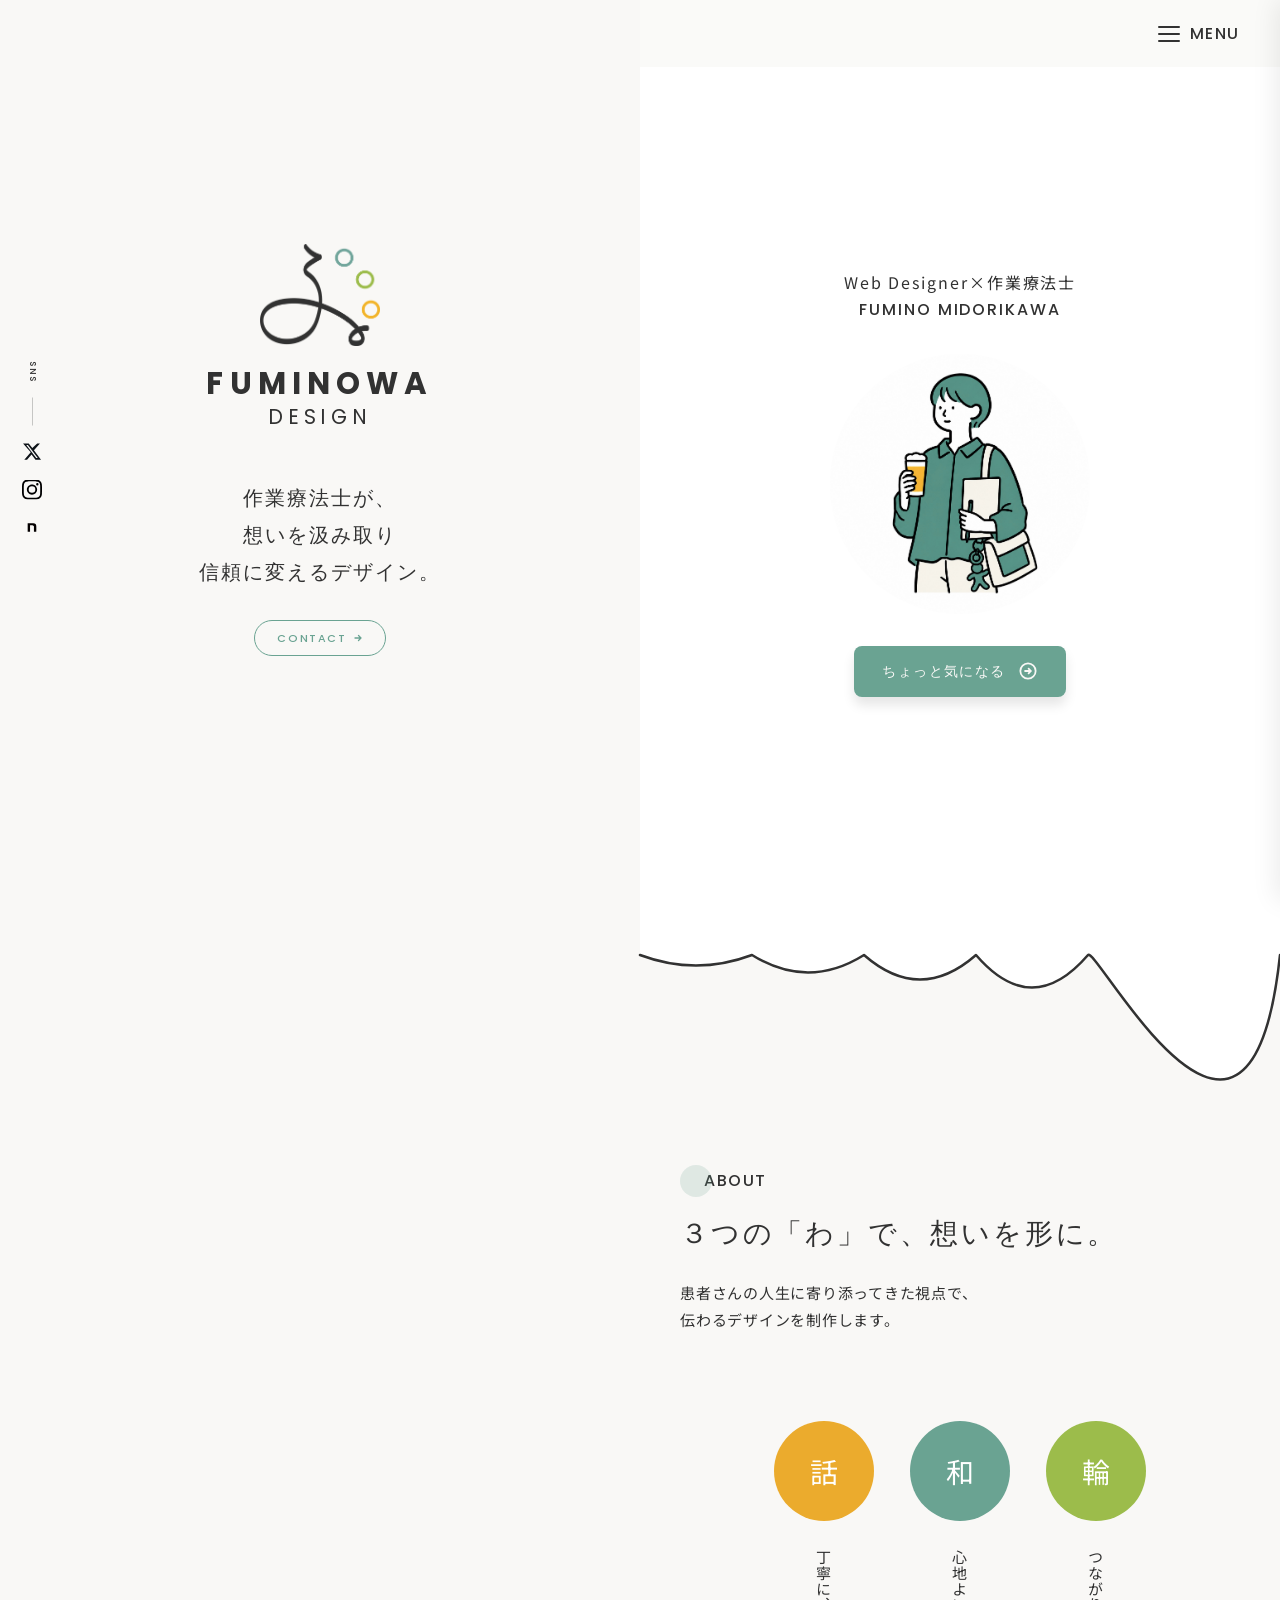
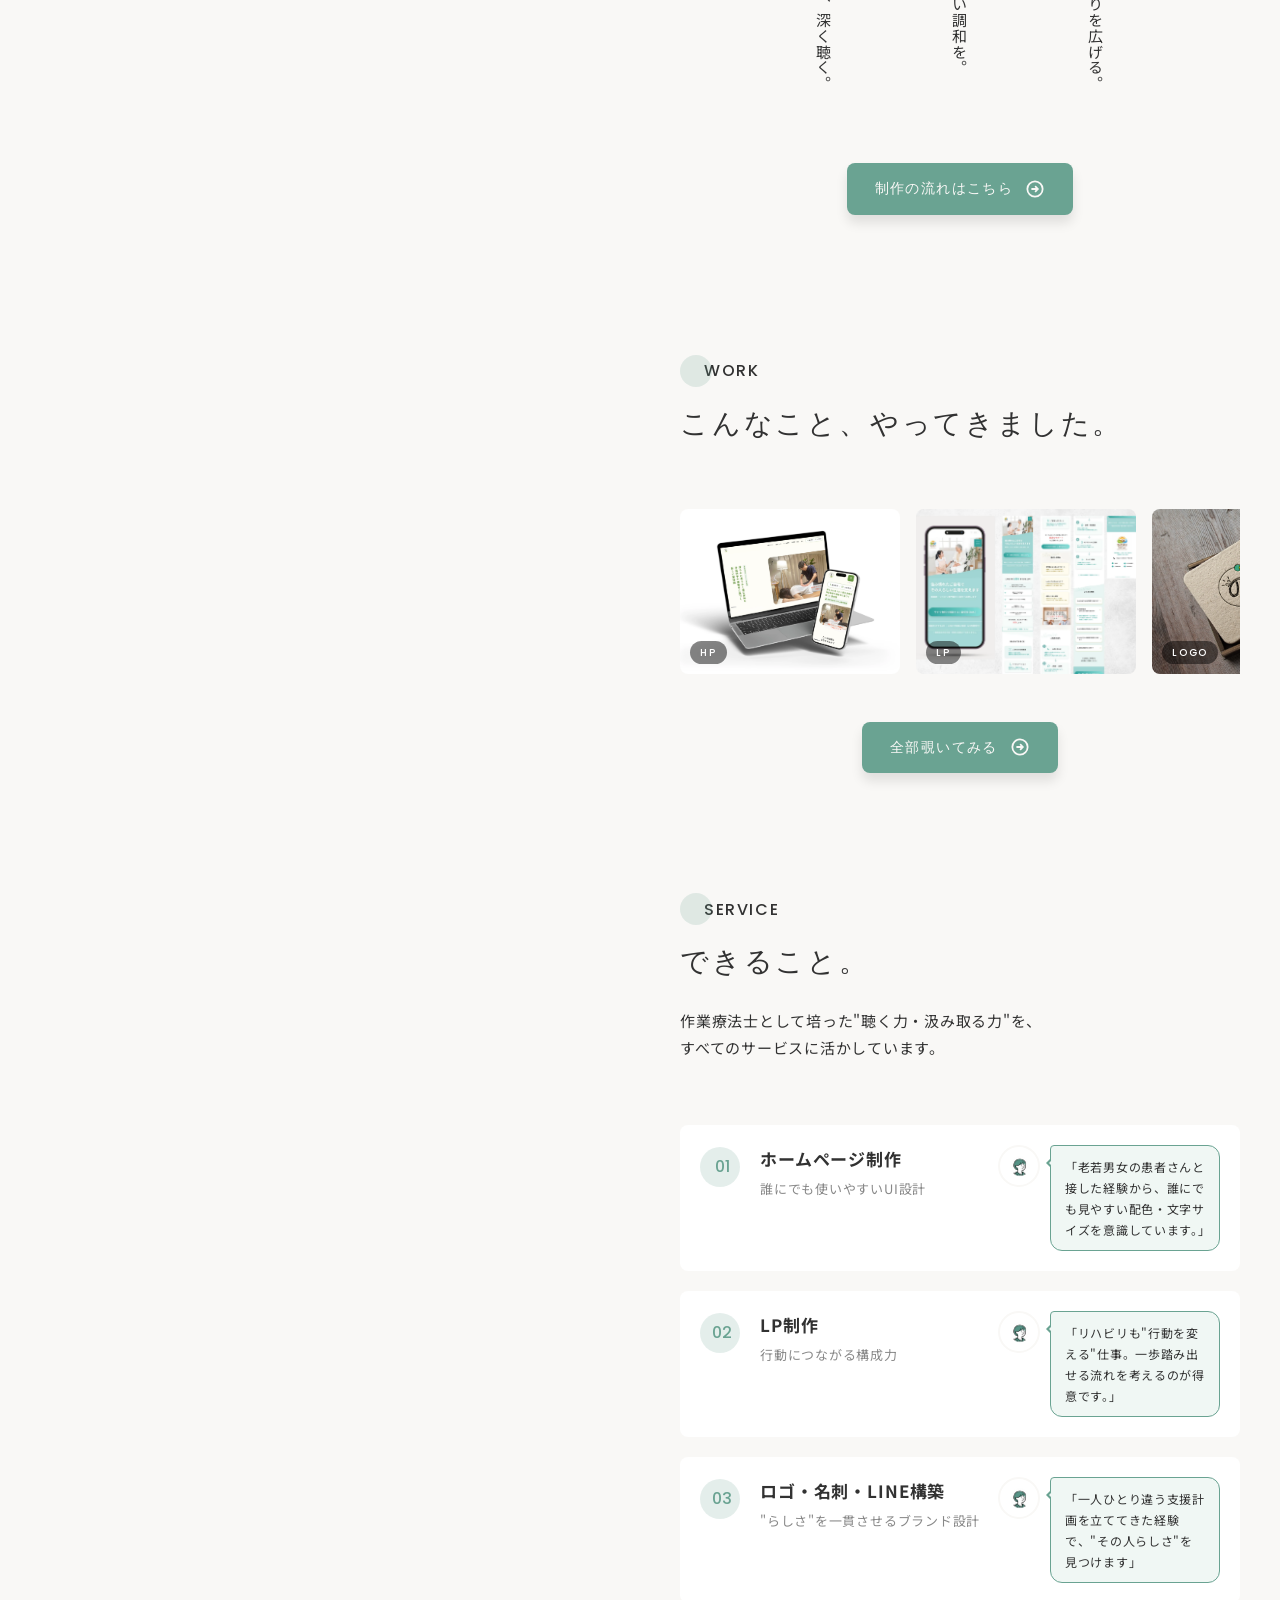
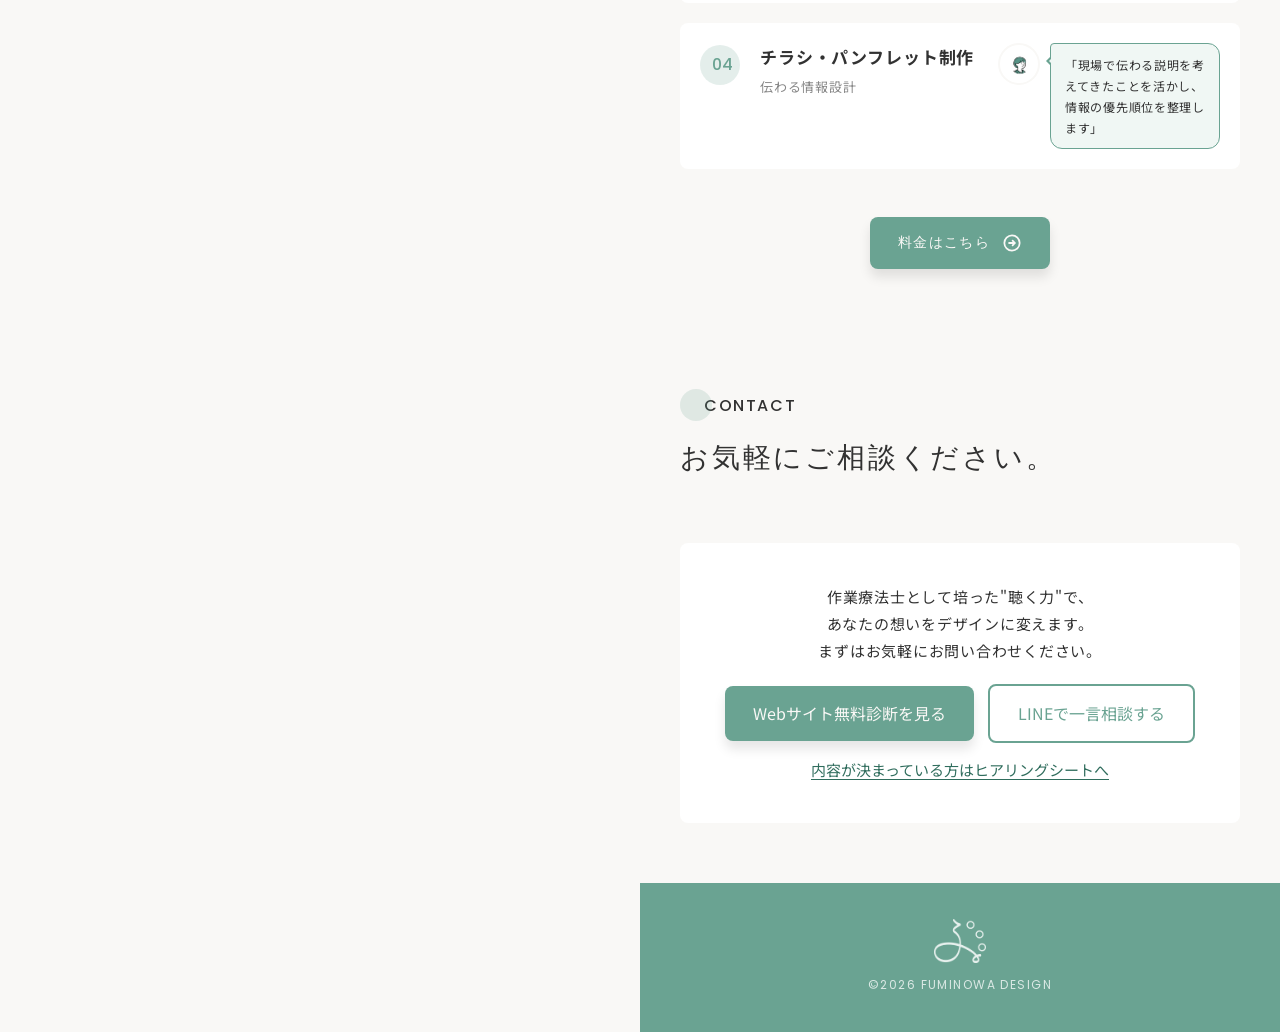
<file: index.html>
<!DOCTYPE html>
<html lang="ja">
<head>
  <meta charset="UTF-8">
  <meta name="viewport" content="width=device-width, initial-scale=1.0">
  <title>FUMINOWA DESIGN | 作業療法士が伝える、信頼に変えるデザイン</title>
  <meta name="description" content="作業療法士として培った「聴く力・汲み取る力」でデザインを届ける、緑川史乃のポートフォリオサイト。ホームページ制作・LP・ロゴ・チラシ等を承っています。">
  <meta property="og:title" content="FUMINOWA DESIGN | 作業療法士が伝える、信頼に変えるデザイン">
  <meta property="og:description" content="作業療法士として培った「聴く力・汲み取る力」でデザインを届ける、緑川史乃のポートフォリオサイト。">
  <meta property="og:image" content="https://fuminowa-design.com/images/og-image.png">
  <meta property="og:url" content="https://fuminowa-design.com/">
  <meta property="og:type" content="website">
  <link rel="icon" href="images/favicon-48x48.png">
  <link rel="preconnect" href="https://fonts.googleapis.com">
  <link rel="preconnect" href="https://fonts.gstatic.com" crossorigin>
  <link href="https://fonts.googleapis.com/css2?family=Poppins:wght@400;500;600;700&family=Noto+Sans+JP:wght@400;700&display=swap" rel="stylesheet">
  <link rel="stylesheet" href="css/style.css">
  <!-- Google tag (gtag.js) -->
  <script async src="https://www.googletagmanager.com/gtag/js?id=G-BKZQDN2ZYX"></script>
  <script>
    window.dataLayer = window.dataLayer || [];
    function gtag(){dataLayer.push(arguments);}
    gtag('js', new Date());
    gtag('config', 'G-BKZQDN2ZYX');
  </script>
</head>
<body>

  <!-- Mobile Header -->
  <header class="mobile-header">
    <a href="/" class="mobile-header__brand">FUMINOWA DESIGN</a>
    <button class="mobile-header__menu" data-nav-toggle aria-label="メニューを開く">
      <div class="mobile-header__menu-lines" aria-hidden="true">
        <span class="mobile-header__menu-line"></span>
        <span class="mobile-header__menu-line"></span>
        <span class="mobile-header__menu-line"></span>
      </div>
    </button>
  </header>

  <!-- Nav Overlay -->
  <div class="nav-overlay" aria-hidden="true"></div>

  <!-- Nav Drawer -->
  <nav class="nav-drawer" aria-label="サイトナビゲーション">
    <button class="nav-drawer__close" aria-label="閉じる">✕</button>
    <p class="nav-drawer__title">Navigation</p>
    <ul class="nav-drawer__list">
      <li class="nav-drawer__item">
        <a href="greeting.html">
          <span class="nav-drawer__item-en">GREETING</span>
          <span class="nav-drawer__item-ja">ご挨拶</span>
        </a>
      </li>
      <li class="nav-drawer__item">
        <a href="about.html">
          <span class="nav-drawer__item-en">ABOUT</span>
          <span class="nav-drawer__item-ja">理念・想い</span>
        </a>
      </li>
      <li class="nav-drawer__item">
        <a href="works.html">
          <span class="nav-drawer__item-en">WORKS</span>
          <span class="nav-drawer__item-ja">制作実績</span>
        </a>
      </li>
      <li class="nav-drawer__item">
        <a href="services.html">
          <span class="nav-drawer__item-en">SERVICES</span>
          <span class="nav-drawer__item-ja">仕事内容</span>
        </a>
      </li>
      <li class="nav-drawer__item">
        <a href="contact.html">
          <span class="nav-drawer__item-en">CONTACT</span>
          <span class="nav-drawer__item-ja">お問い合わせ</span>
        </a>
      </li>
    </ul>
  </nav>

  <div class="layout">

    <!-- ===== LEFT SIDEBAR ===== -->
    <aside class="sidebar" aria-label="サイト情報">
      <div class="sidebar__logo-wrap">
        <img class="sidebar__logo-img" src="images/site-logo.png" alt="FUMINOWA DESIGN ロゴ">
        <div class="sidebar__brand">
          <span class="sidebar__brand-main">FUMINOWA</span>
          <span class="sidebar__brand-sub">DESIGN</span>
        </div>
      </div>
      <p class="sidebar__tagline">
        作業療法士が、<br>
        想いを汲み取り<br>
        信頼に変えるデザイン。
      </p>
      <a href="contact.html" class="sidebar__cta">
        CONTACT
        <svg width="10" height="10" viewBox="0 0 10 10" fill="none" aria-hidden="true">
          <path d="M2 5h6M5.5 2.5L8 5l-2.5 2.5" stroke="currentColor" stroke-width="1.3" stroke-linecap="round" stroke-linejoin="round"/>
        </svg>
      </a>
      <!-- Fixed vertical SNS bar at left edge -->
      <nav class="sns-bar" aria-label="SNSリンク">
        <span class="sns-bar__label">SNS</span>
        <span class="sns-bar__line"></span>
        <a href="https://x.com/Nobeer_Nolifumi" target="_blank" rel="noopener noreferrer" class="sns-bar__link" aria-label="X (Twitter)">
          <img src="images/icon-x.svg" alt="X" width="22" height="22">
        </a>
        <a href="https://www.instagram.com/fumino.23max/" target="_blank" rel="noopener noreferrer" class="sns-bar__link" aria-label="Instagram">
          <img src="images/icon-instagram.svg" alt="Instagram" width="22" height="22">
        </a>
        <a href="https://note.com/fumino_max" target="_blank" rel="noopener noreferrer" class="sns-bar__link" aria-label="Note">
          <img src="images/icon-note.svg" alt="Note" width="22" height="22">
        </a>
      </nav>
    </aside>

    <!-- ===== RIGHT CONTENT ===== -->
    <div class="main-content">

      <!-- Header Nav -->
      <header class="site-header">
        <button class="hamburger-btn" data-nav-toggle aria-label="メニューを開く">
          <div class="hamburger-btn__lines" aria-hidden="true">
            <span class="hamburger-btn__line"></span>
            <span class="hamburger-btn__line"></span>
            <span class="hamburger-btn__line"></span>
          </div>
          MENU
        </button>
      </header>

      <!-- FV -->
      <section class="fv" aria-label="ファーストビュー">
        <div class="fv__name-area">
          <p class="fv__title"><span class="fv__title-ja">Web Designer×作業療法士</span></p>
          <p class="fv__title fv__title-en">FUMINO MIDORIKAWA</p>
        </div>
        <figure class="fv__photo">
          <img src="images/fumino-photo.png" alt="緑川史乃のイラスト">
        </figure>
        <a href="greeting.html" class="btn btn--green">
          ちょっと気になる
          <svg class="btn__arrow" viewBox="0 0 16 17" fill="none" aria-hidden="true">
            <circle cx="8" cy="8.5" r="6.5" stroke="currentColor" stroke-width="1.5"/><path d="M5.5 8.5h5M8.5 6.5l2 2-2 2" stroke="currentColor" stroke-width="1.5" stroke-linecap="round" stroke-linejoin="round"/>
          </svg>
        </a>
      </section>

      <!-- Beer Foam Divider -->
      <div class="foam-divider" aria-hidden="true">
        <svg class="foam-svg" viewBox="0 0 800 185" preserveAspectRatio="none" xmlns="http://www.w3.org/2000/svg">
          <!-- Single foam body: waves 1-4 + smooth S-curve drip (all one path) -->
          <g class="foam-body">
            <!-- White fill (no stroke = no top border line) -->
            <path
              d="M0,0 L800,0 L800,55 C762,340 571,45 560,55 Q490,120 420,55 Q350,104 280,55 Q210,90 140,55 Q70,76 0,55 Z"
              fill="#ffffff" stroke="none"
            />
            <!-- Full edge stroke: waves 1-4 + smooth curve into drip -->
            <path
              d="M0,55 Q70,76 140,55 Q210,90 280,55 Q350,104 420,55 Q490,120 560,55 C571,45 762,340 800,55"
              fill="none" stroke="#323232" stroke-width="2.5" stroke-linecap="round" stroke-linejoin="round" vector-effect="non-scaling-stroke"
            />
          </g>
        </svg>
      </div>

      <!-- ABOUT -->
      <section class="sec-about" id="about">
        <header class="sec-header">
          <div class="sec-label" aria-hidden="true">
            <span class="sec-label__dot"></span>
            <span class="sec-label__text">ABOUT</span>
          </div>
          <h2 class="sec-title">３つの「わ」で、想いを形に。</h2>
          <p class="sec-desc">患者さんの人生に寄り添ってきた視点で、<br>伝わるデザインを制作します。</p>
        </header>
        <ul class="wa-list">
          <li class="wa-item">
            <div class="wa-item__circle wa-item__circle--1">
              <span class="wa-item__kanji">話</span>
            </div>
            <p class="wa-item__label">丁寧に、深く聴く。</p>
          </li>
          <li class="wa-item">
            <div class="wa-item__circle wa-item__circle--2">
              <span class="wa-item__kanji wa-kanji--a">和</span>
              <span class="wa-item__kanji wa-kanji--b" aria-hidden="true">輪</span>
            </div>
            <p class="wa-item__label">心地よい調和を。</p>
          </li>
          <li class="wa-item">
            <div class="wa-item__circle wa-item__circle--3">
              <span class="wa-item__kanji">輪</span>
            </div>
            <p class="wa-item__label">つながりを広げる。</p>
          </li>
        </ul>
        <a href="about.html" class="btn btn--green">
          制作の流れはこちら
          <svg class="btn__arrow" viewBox="0 0 16 17" fill="none" aria-hidden="true">
            <circle cx="8" cy="8.5" r="6.5" stroke="currentColor" stroke-width="1.5"/><path d="M5.5 8.5h5M8.5 6.5l2 2-2 2" stroke="currentColor" stroke-width="1.5" stroke-linecap="round" stroke-linejoin="round"/>
          </svg>
        </a>
      </section>

      <!-- WORK -->
      <section class="sec-work" id="work">
        <header class="sec-header">
          <div class="sec-label" aria-hidden="true">
            <span class="sec-label__dot"></span>
            <span class="sec-label__text">WORK</span>
          </div>
          <h2 class="sec-title">こんなこと、やってきました。</h2>
        </header>
        <div class="work-flow">
          <div class="work-flow__track">
            <div class="work-flow__item">
              <img src="images/work-mebuki.webp" alt="ホームページ制作">
              <span class="work-flow__tag">HP</span>
            </div>
            <div class="work-flow__item">
              <img src="images/work-iryo.webp" alt="LP制作">
              <span class="work-flow__tag">LP</span>
            </div>
            <div class="work-flow__item">
              <img src="images/work-fuminowa.webp" alt="ロゴ制作">
              <span class="work-flow__tag">LOGO</span>
            </div>
            <div class="work-flow__item">
              <img src="images/work-socks.webp" alt="商品画像">
              <span class="work-flow__tag">PHOTO</span>
            </div>
            <div class="work-flow__item">
              <img src="images/work-logtrack.webp" alt="LP制作">
              <span class="work-flow__tag">LP</span>
            </div>
            <div class="work-flow__item">
              <img src="images/work-asahidake.webp" alt="ロゴ制作">
              <span class="work-flow__tag">LOGO</span>
            </div>
            <div class="work-flow__item">
              <img src="images/work-tenpei.webp" alt="LP制作">
              <span class="work-flow__tag">LP</span>
            </div>
            <div class="work-flow__item">
              <img src="images/work-yomogi.webp" alt="LP制作">
              <span class="work-flow__tag">LP</span>
            </div>
            <!-- duplicated for seamless loop -->
            <div class="work-flow__item" aria-hidden="true">
              <img src="images/work-mebuki.webp" alt="">
              <span class="work-flow__tag">HP</span>
            </div>
            <div class="work-flow__item" aria-hidden="true">
              <img src="images/work-iryo.webp" alt="">
              <span class="work-flow__tag">LP</span>
            </div>
            <div class="work-flow__item" aria-hidden="true">
              <img src="images/work-fuminowa.webp" alt="">
              <span class="work-flow__tag">LOGO</span>
            </div>
            <div class="work-flow__item" aria-hidden="true">
              <img src="images/work-socks.webp" alt="">
              <span class="work-flow__tag">PHOTO</span>
            </div>
            <div class="work-flow__item" aria-hidden="true">
              <img src="images/work-logtrack.webp" alt="">
              <span class="work-flow__tag">LP</span>
            </div>
            <div class="work-flow__item" aria-hidden="true">
              <img src="images/work-asahidake.webp" alt="">
              <span class="work-flow__tag">LOGO</span>
            </div>
            <div class="work-flow__item" aria-hidden="true">
              <img src="images/work-tenpei.webp" alt="">
              <span class="work-flow__tag">LP</span>
            </div>
            <div class="work-flow__item" aria-hidden="true">
              <img src="images/work-yomogi.webp" alt="">
              <span class="work-flow__tag">LP</span>
            </div>
          </div>
        </div>
        <a href="works.html" class="btn btn--green">
          全部覗いてみる
          <svg class="btn__arrow" viewBox="0 0 16 17" fill="none" aria-hidden="true">
            <circle cx="8" cy="8.5" r="6.5" stroke="currentColor" stroke-width="1.5"/><path d="M5.5 8.5h5M8.5 6.5l2 2-2 2" stroke="currentColor" stroke-width="1.5" stroke-linecap="round" stroke-linejoin="round"/>
          </svg>
        </a>
      </section>

      <!-- SERVICE -->
      <section class="sec-service" id="service">
        <header class="sec-header">
          <div class="sec-label" aria-hidden="true">
            <span class="sec-label__dot"></span>
            <span class="sec-label__text">SERVICE</span>
          </div>
          <h2 class="sec-title">できること。</h2>
          <p class="sec-desc">作業療法士として培った"聴く力・汲み取る力"を、<br>すべてのサービスに活かしています。</p>
        </header>
        <ul class="service-list">
          <li class="service-card">
            <div class="service-card__num-wrap" aria-hidden="true">
              <span class="service-card__num-circle"></span>
              <span class="service-card__num">01</span>
            </div>
            <div class="service-card__info">
              <p class="service-card__name">ホームページ制作</p>
              <p class="service-card__sub">誰にでも使いやすいUI設計</p>
            </div>
            <div class="service-card__speech">
              <img class="service-card__fumicon" src="images/fumicon.webp" alt="フミノ">
              <p class="service-card__bubble">「老若男女の患者さんと接した経験から、誰にでも見やすい配色・文字サイズを意識しています。」</p>
            </div>
          </li>
          <li class="service-card">
            <div class="service-card__num-wrap" aria-hidden="true">
              <span class="service-card__num-circle"></span>
              <span class="service-card__num">02</span>
            </div>
            <div class="service-card__info">
              <p class="service-card__name">LP制作</p>
              <p class="service-card__sub">行動につながる構成力</p>
            </div>
            <div class="service-card__speech">
              <img class="service-card__fumicon" src="images/fumicon.webp" alt="フミノ">
              <p class="service-card__bubble">「リハビリも"行動を変える"仕事。一歩踏み出せる流れを考えるのが得意です。」</p>
            </div>
          </li>
          <li class="service-card">
            <div class="service-card__num-wrap" aria-hidden="true">
              <span class="service-card__num-circle"></span>
              <span class="service-card__num">03</span>
            </div>
            <div class="service-card__info">
              <p class="service-card__name">ロゴ・名刺・LINE構築</p>
              <p class="service-card__sub">"らしさ"を一貫させるブランド設計</p>
            </div>
            <div class="service-card__speech">
              <img class="service-card__fumicon" src="images/fumicon.webp" alt="フミノ">
              <p class="service-card__bubble">「一人ひとり違う支援計画を立ててきた経験で、"その人らしさ"を見つけます」</p>
            </div>
          </li>
          <li class="service-card">
            <div class="service-card__num-wrap" aria-hidden="true">
              <span class="service-card__num-circle"></span>
              <span class="service-card__num">04</span>
            </div>
            <div class="service-card__info">
              <p class="service-card__name">チラシ・パンフレット制作</p>
              <p class="service-card__sub">伝わる情報設計</p>
            </div>
            <div class="service-card__speech">
              <img class="service-card__fumicon" src="images/fumicon.webp" alt="フミノ">
              <p class="service-card__bubble">「現場で伝わる説明を考えてきたことを活かし、情報の優先順位を整理します」</p>
            </div>
          </li>
        </ul>
        <a href="services.html" class="btn btn--green">
          料金はこちら
          <svg class="btn__arrow" viewBox="0 0 16 17" fill="none" aria-hidden="true">
            <circle cx="8" cy="8.5" r="6.5" stroke="currentColor" stroke-width="1.5"/><path d="M5.5 8.5h5M8.5 6.5l2 2-2 2" stroke="currentColor" stroke-width="1.5" stroke-linecap="round" stroke-linejoin="round"/>
          </svg>
        </a>
      </section>

      <!-- CONTACT Preview -->
      <section class="sec-contact-preview" id="contact">
        <header class="sec-header">
          <div class="sec-label" aria-hidden="true">
            <span class="sec-label__dot"></span>
            <span class="sec-label__text">CONTACT</span>
          </div>
          <h2 class="sec-title">お気軽にご相談ください。</h2>
        </header>
        <div class="contact-cta">
          <p class="contact-cta__text">
            作業療法士として培った"聴く力"で、<br>
            あなたの想いをデザインに変えます。<br>
            まずはお気軽にお問い合わせください。
          </p>
          <div class="contact-cta__actions">
            <a href="diagnosis.html" class="btn btn--green">Webサイト無料診断を見る</a>
            <a href="https://lin.ee/TB57Iuu" class="btn btn--outline" target="_blank" rel="noopener noreferrer">LINEで一言相談する</a>
            <a href="contact.html?type=hearing" class="contact-cta__text-link">内容が決まっている方はヒアリングシートへ</a>
          </div>
        </div>
      </section>

      <!-- Footer -->
      <footer class="site-footer">
        <img class="site-footer__logo" src="images/site-logo.png" alt="FUMINOWA DESIGN">
        <p class="site-footer__copy">©2026 FUMINOWA DESIGN</p>
      </footer>

    </div><!-- /.main-content -->
  </div><!-- /.layout -->

  <script src="js/main.js"></script>
</body>
</html>
</file>
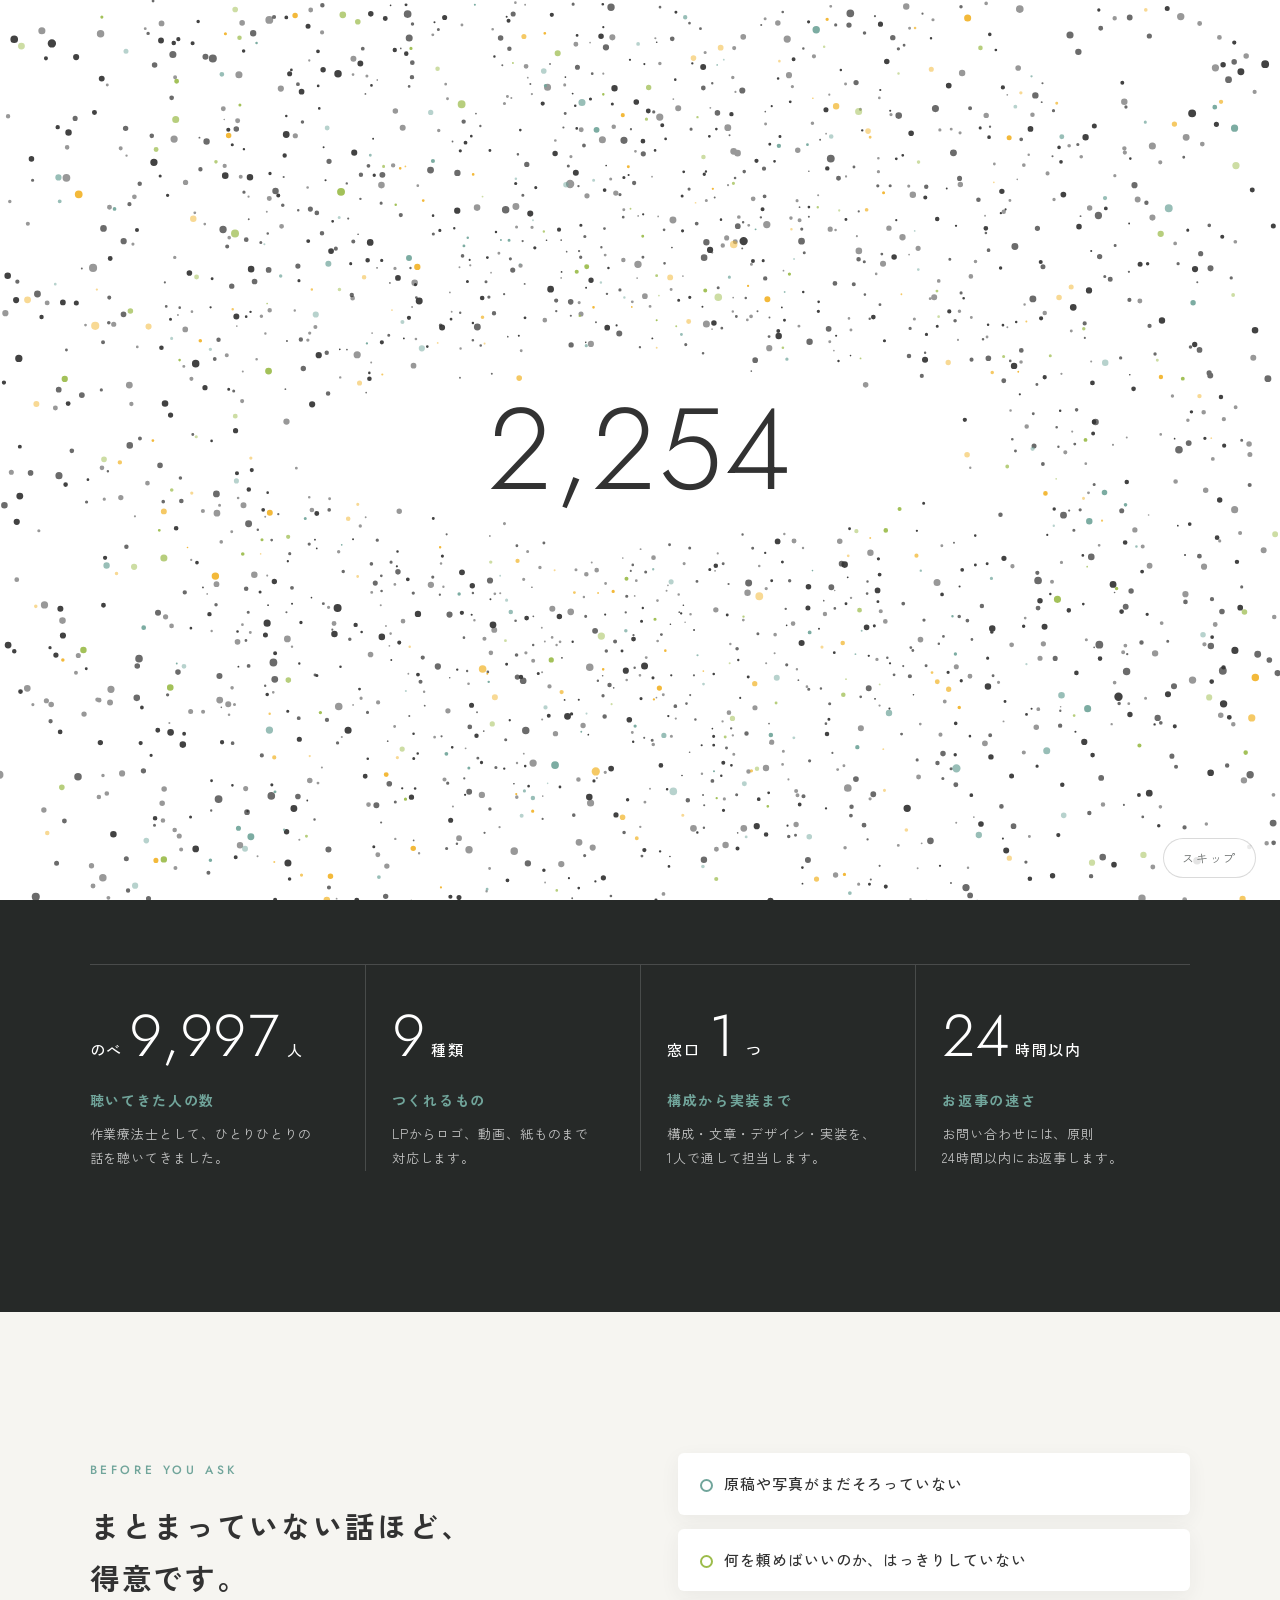
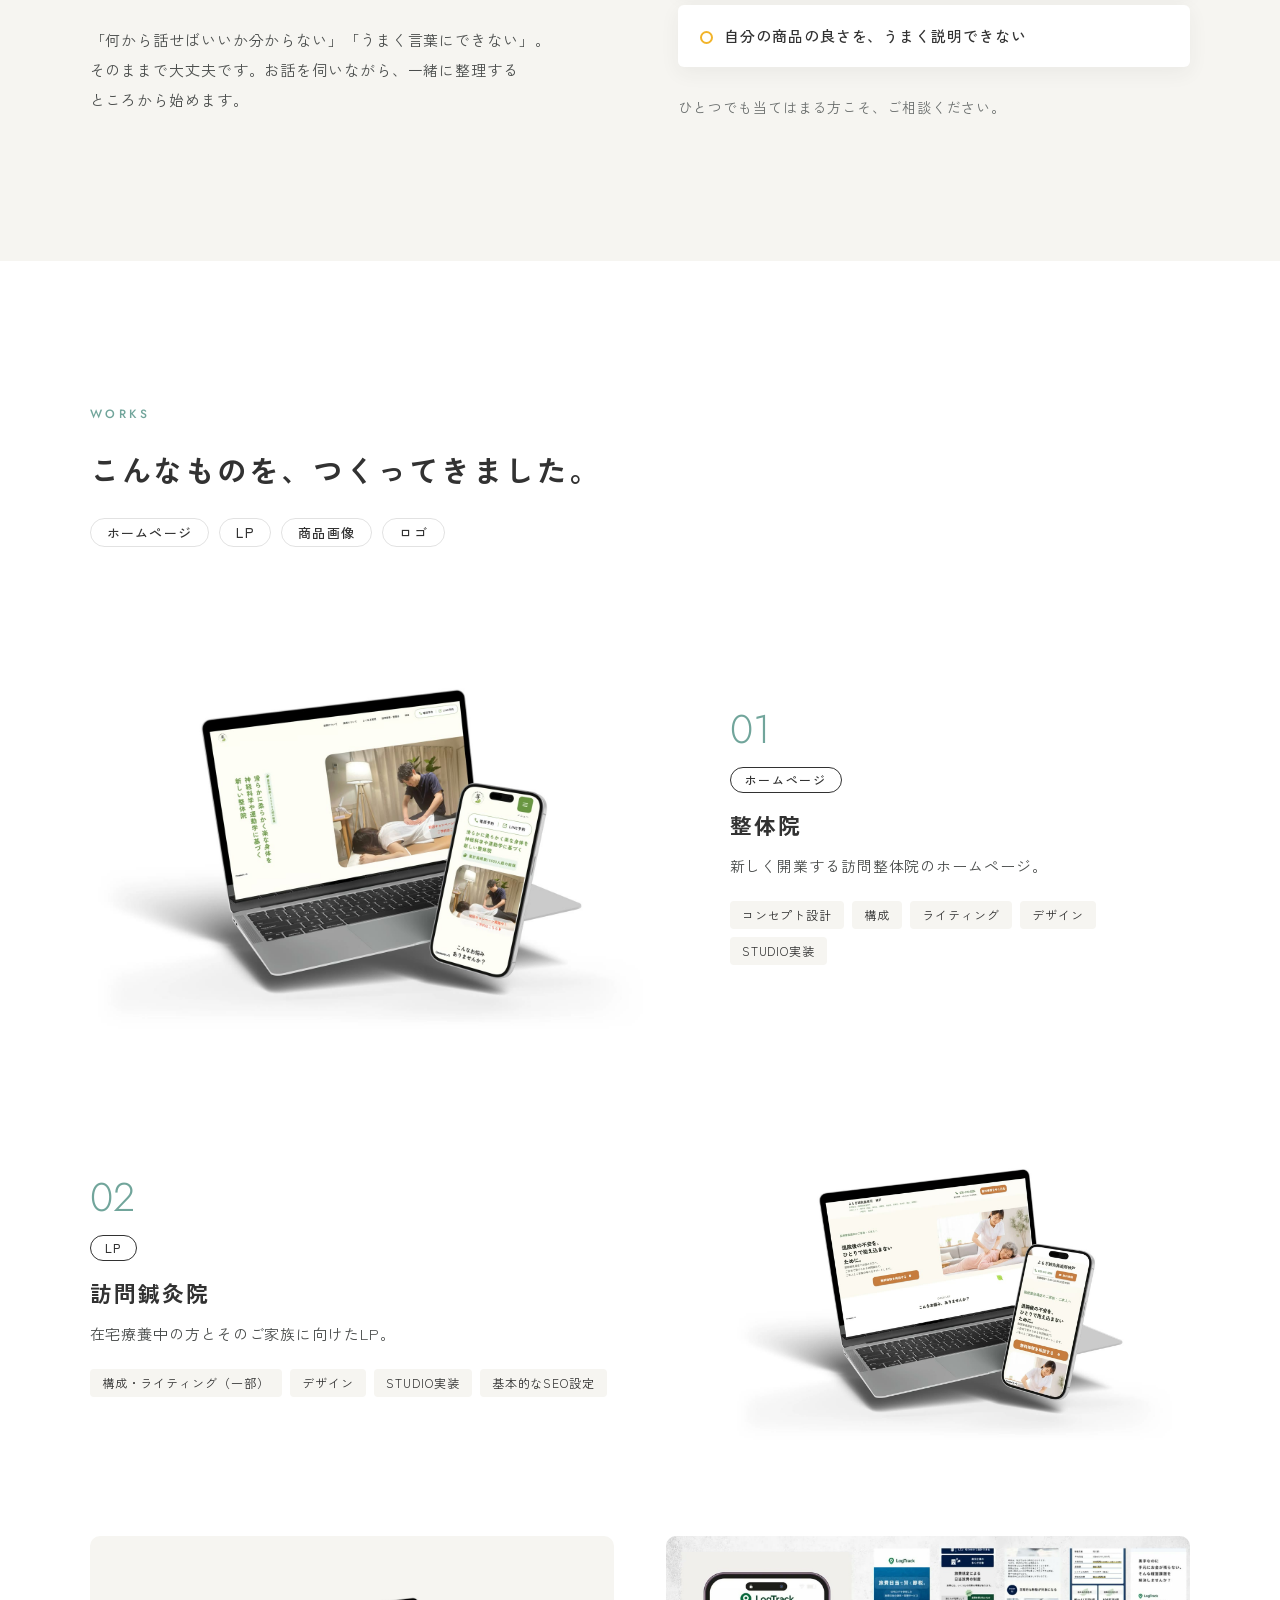
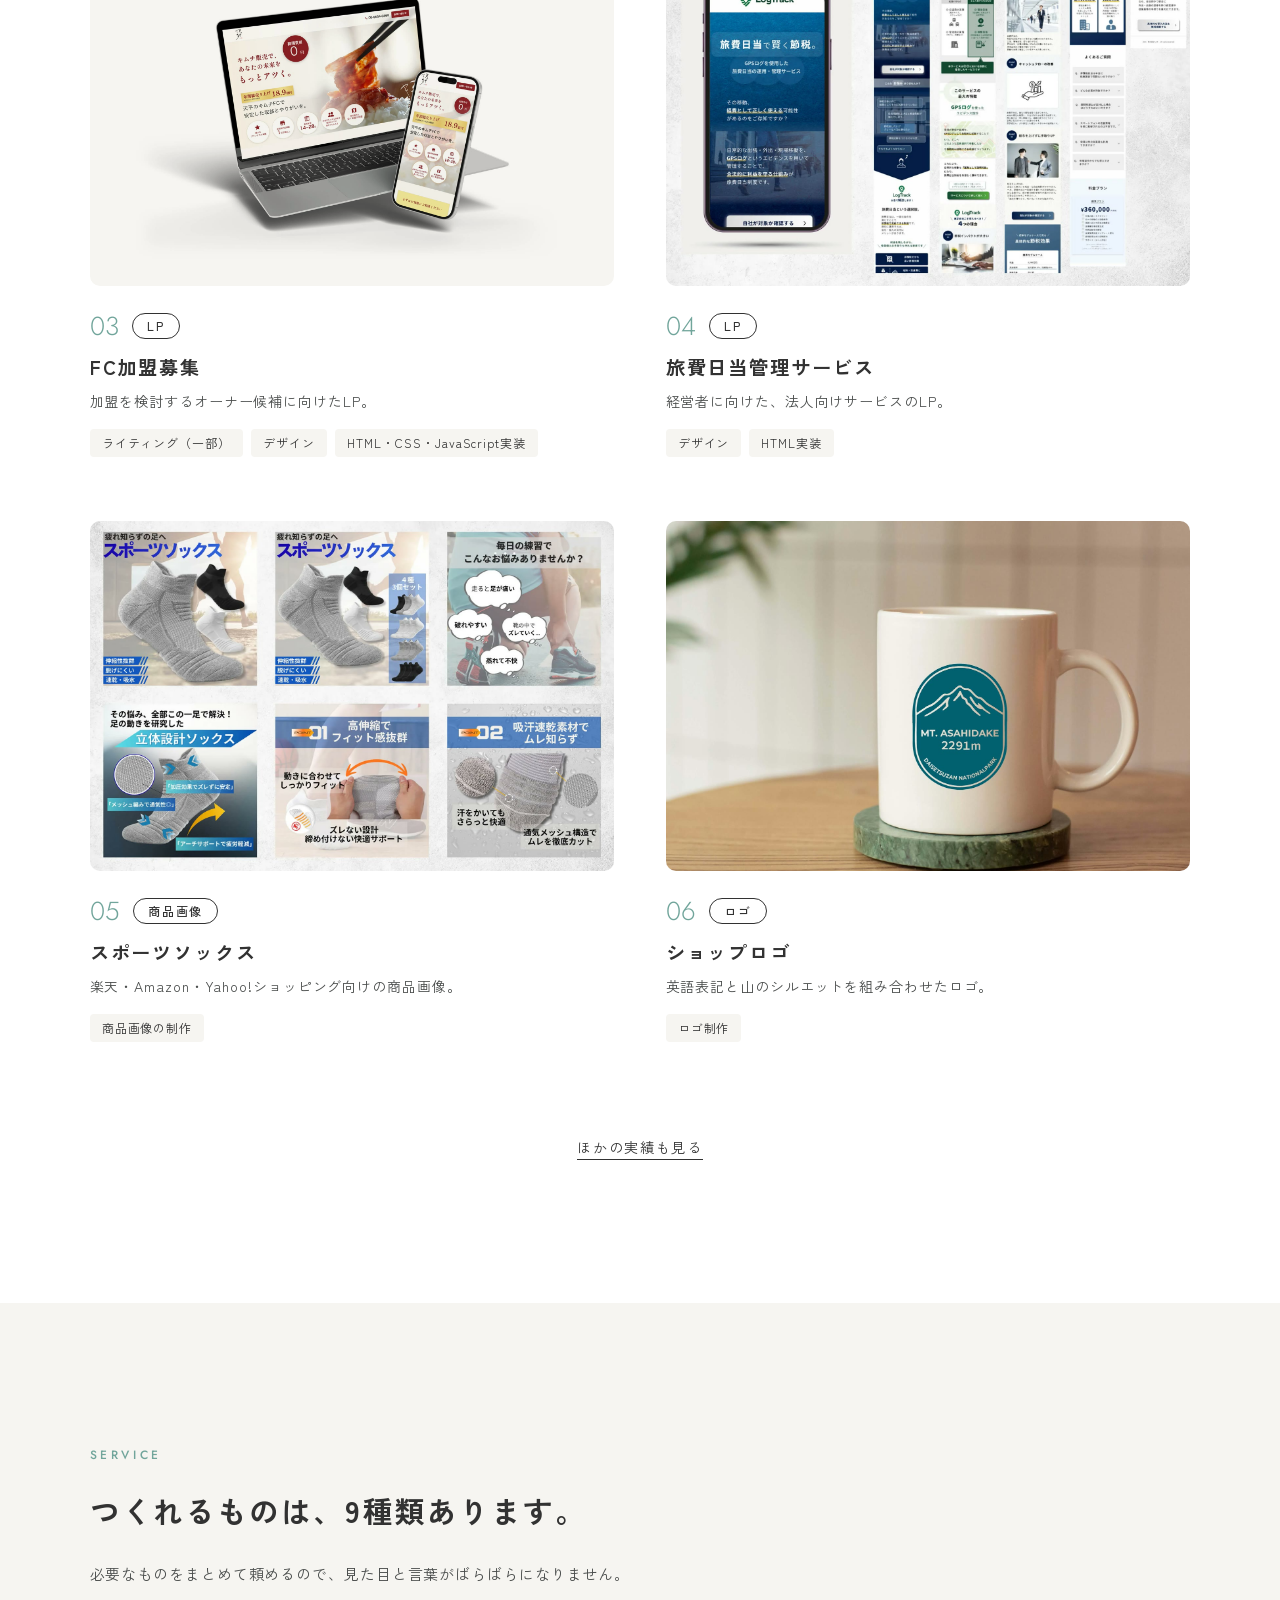
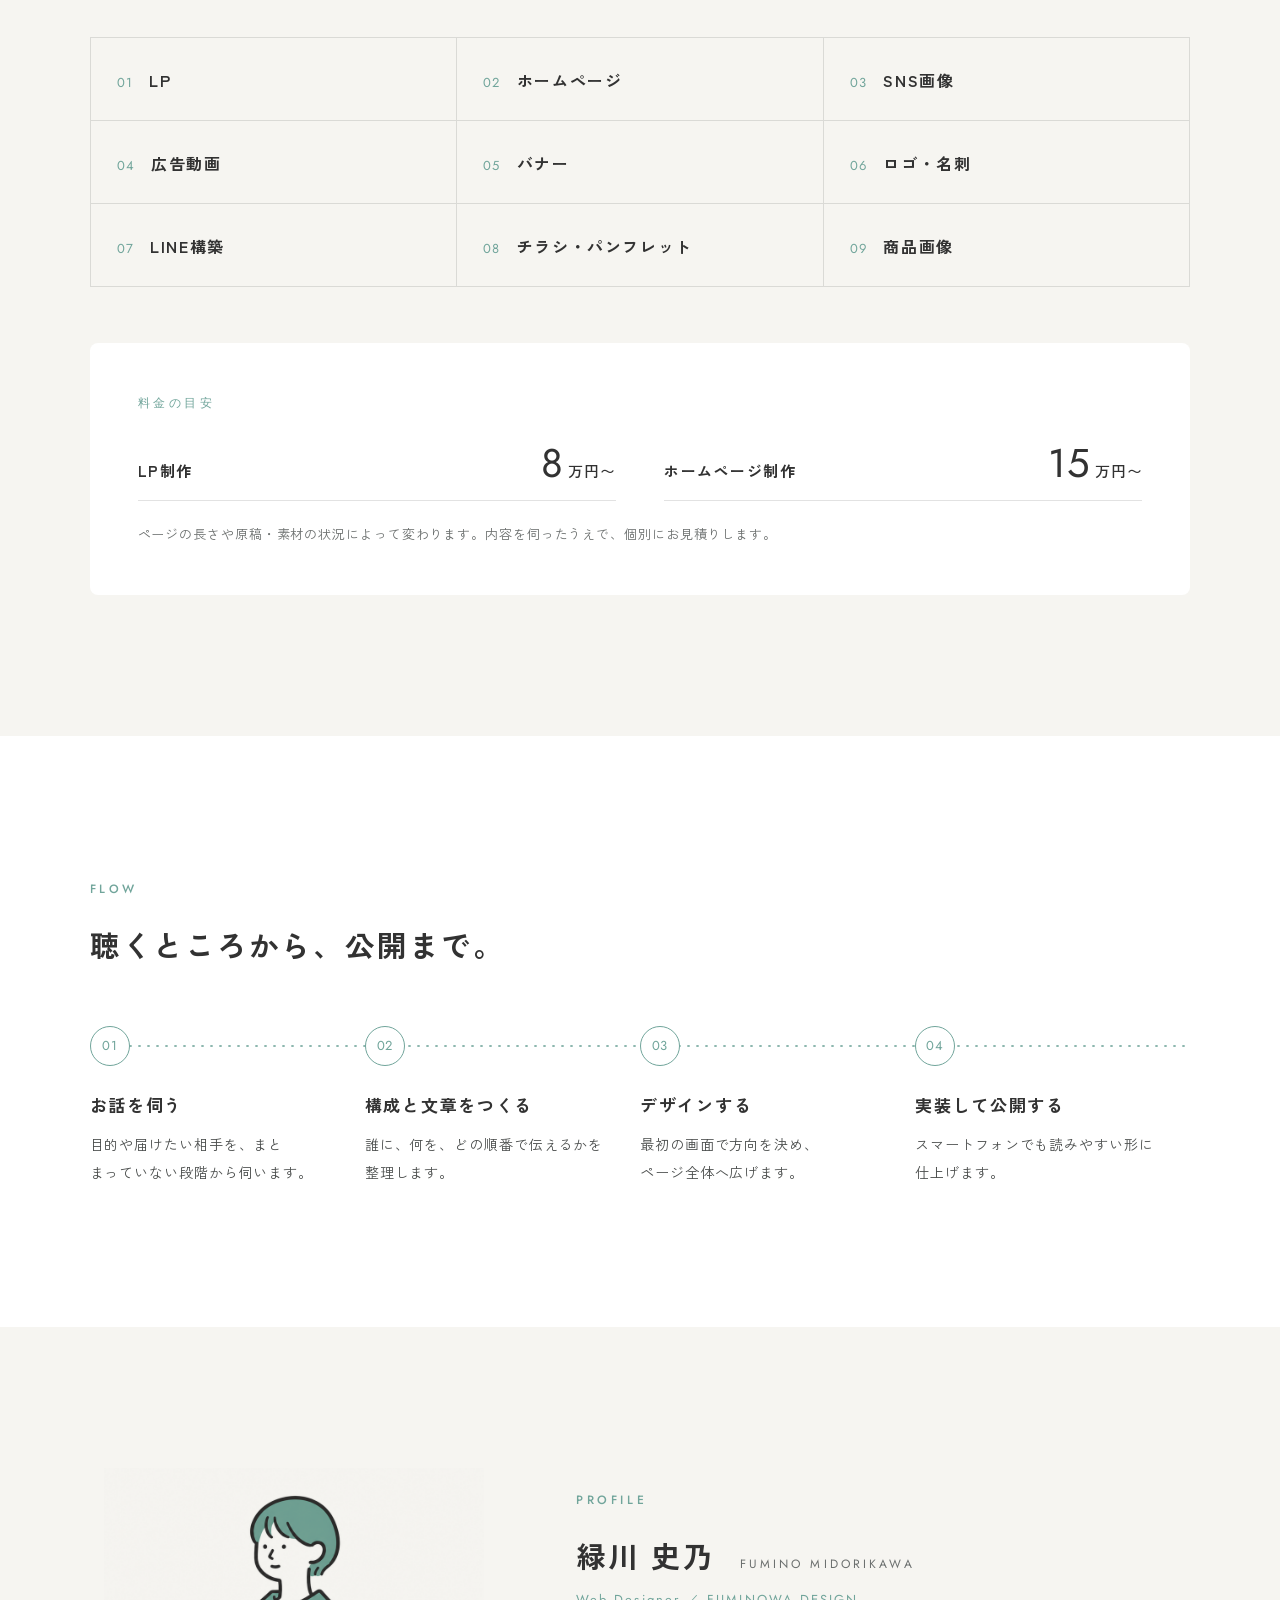
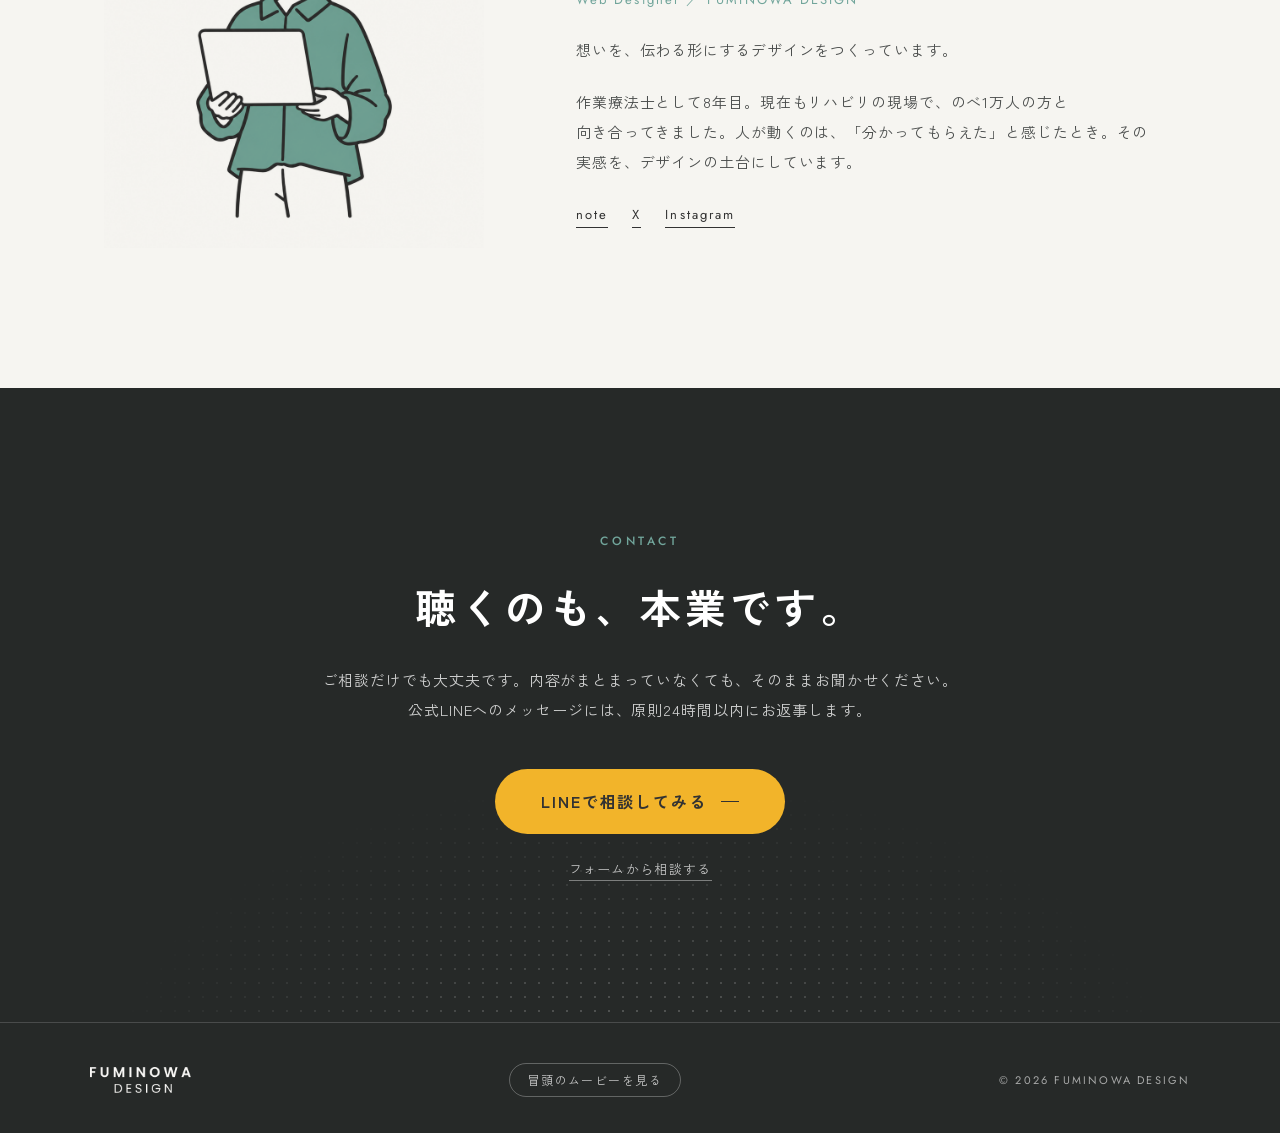
<file: portfolio/index.html>
<!doctype html>
<html lang="ja">
<head>
<meta charset="utf-8">
<meta name="viewport" content="width=device-width, initial-scale=1">
<title>FUMINOWA DESIGN ｜ のべ1万人の話を、聴いてきました。次は、あなたの番です。</title>
<meta name="description" content="FUMINOWA DESIGN（フミノワデザイン）は、LP・ホームページを構成から実装までつくるWebデザイナー 緑川史乃のポートフォリオサイトです。まとまっていない話からでも、一緒に整理して形にします。">
<link rel="canonical" href="https://fuminowa-design.com/portfolio/">
<meta property="og:type" content="website">
<meta property="og:site_name" content="FUMINOWA DESIGN">
<meta property="og:locale" content="ja_JP">
<meta property="og:url" content="https://fuminowa-design.com/portfolio/">
<meta property="og:title" content="のべ1万人の話を、聴いてきました。次は、あなたの番です。">
<meta property="og:description" content="LP・ホームページを構成から実装までつくるWebデザイナー、緑川史乃のポートフォリオ。まとまっていない話からでも、一緒に整理して形にします。">
<meta property="og:image" content="https://fuminowa-design.com/portfolio/ogp.png">
<meta property="og:image:width" content="1200">
<meta property="og:image:height" content="630">
<meta property="og:image:alt" content="点でできた「10,000」の数字と、「のべ1万人の話を、聴いてきました。次は、あなたの番です。」の文字。FUMINOWA DESIGN">
<meta name="twitter:card" content="summary_large_image">
<meta name="twitter:title" content="のべ1万人の話を、聴いてきました。次は、あなたの番です。">
<meta name="twitter:description" content="LP・ホームページを構成から実装までつくるWebデザイナー、緑川史乃のポートフォリオ。まとまっていない話からでも、一緒に整理して形にします。">
<meta name="twitter:image" content="https://fuminowa-design.com/portfolio/ogp.png">
<meta name="twitter:image:alt" content="点でできた「10,000」の数字と、「のべ1万人の話を、聴いてきました。次は、あなたの番です。」の文字。FUMINOWA DESIGN">
<link rel="preconnect" href="https://fonts.googleapis.com">
<link rel="preconnect" href="https://fonts.gstatic.com" crossorigin>
<link href="https://fonts.googleapis.com/css2?family=Jost:wght@300;400;500;600&family=Zen+Kaku+Gothic+New:wght@400;500;700&display=swap" rel="stylesheet">
<link rel="stylesheet" href="site.css">
<!-- Google tag (gtag.js) -->
<script async src="https://www.googletagmanager.com/gtag/js?id=G-BKZQDN2ZYX"></script>
<script>
  window.dataLayer = window.dataLayer || [];
  function gtag(){dataLayer.push(arguments);}
  gtag('js', new Date());
  gtag('config', 'G-BKZQDN2ZYX');
</script>
</head>
<body data-v="c" class="playing">
<canvas id="stage"></canvas>

<!-- 冒頭ムービー -->
<div class="movie" aria-hidden="true">
  <p class="m-count" id="mCount">0</p>
  <p class="m-line1" id="mLine1">のべ1万人の話を、<br class="sp">聴いてきました。</p>
  <div class="m-works">
    <img class="mw" id="mw1" src="img/work-yomogi.jpg" alt="">
    <img class="mw" id="mw2" src="img/work-tenpei.jpg" alt="">
    <img class="mw" id="mw3" src="img/work-logtrack.jpg" alt="">
  </div>
  <div id="mEnd">
    <img class="m-logo" id="mLogo" src="img/logo.svg" alt="">
    <p class="m-line2" id="mLine2">次は、あなたの番です。</p>
    <p class="m-brand" id="mBrand">FUMINOWA DESIGN</p>
  </div>
</div>
<button class="skip" id="skip" type="button">スキップ</button>

<!-- 1. 最初の画面 -->
<div class="site" id="site">
  <header class="head rv">
    <a class="brand" href="#site"><img src="img/logo-white.png" alt="FUMINOWA DESIGN" width="288" height="74"></a>
    <nav class="nav" aria-label="ページ内メニュー">
      <a href="#works">Works</a><a href="#service">Service</a><a href="#flow">Flow</a><a href="#profile">Profile</a>
      <a class="talk" href="#contact">相談してみる</a>
    </nav>
  </header>
  <main class="hero">
    <div class="copy">
      <p class="kicker rv d1">WEB DESIGNER <span>｜ FUMINOWA DESIGN</span></p>
      <h1 class="rv d2"><span>のべ1万人の話を、<br class="sp">聴いてきました。</span><span>次は、あなたの番です。</span></h1>
      <p class="lead rv d3">その聴く力で、LP・ホームページを<br>構成から実装までつくるWebデザイナーです。</p>
      <div class="acts rv d4"><a class="btn" href="#contact">相談してみる</a><a class="more" href="#works">制作実績を見る</a></div>
    </div>
  </main>
</div>

<!-- 2. 数字 -->
<section class="sec dark nums" id="numbers" aria-label="数字で見るFUMINOWA DESIGN">
  <div class="wrap grid4">
    <div class="num io">
      <p class="n"><small>のべ</small><b data-count="10000">10,000</b><small>人</small></p>
      <h3>聴いてきた人の数</h3>
      <p>作業療法士として、ひとりひとりの話を聴いてきました。</p>
    </div>
    <div class="num io d1">
      <p class="n"><b data-count="9">9</b><small>種類</small></p>
      <h3>つくれるもの</h3>
      <p>LPからロゴ、動画、紙ものまで対応します。</p>
    </div>
    <div class="num io d2">
      <p class="n"><small>窓口</small><b data-count="1">1</b><small>つ</small></p>
      <h3>構成から実装まで</h3>
      <p>構成・文章・デザイン・実装を、1人で通して担当します。</p>
    </div>
    <div class="num io d3">
      <p class="n"><b data-count="24">24</b><small>時間以内</small></p>
      <h3>お返事の速さ</h3>
      <p>お問い合わせには、原則24時間以内にお返事します。</p>
    </div>
  </div>
</section>

<!-- 3. 相談前の不安 -->
<section class="sec paper worries" id="worries">
  <div class="wrap two">
    <div class="io">
      <p class="eyebrow">BEFORE YOU ASK</p>
      <h2>まとまっていない話ほど、<br>得意です。</h2>
      <p class="body">「何から話せばいいか分からない」「うまく言葉にできない」。<br>そのままで大丈夫です。お話を伺いながら、一緒に整理するところから始めます。</p>
    </div>
    <div class="tidy io">
      <p class="w w1">原稿や写真がまだそろっていない</p>
      <p class="w w2">何を頼めばいいのか、はっきりしていない</p>
      <p class="w w3">自分の商品の良さを、うまく説明できない</p>
      <p class="after">ひとつでも当てはまる方こそ、ご相談ください。</p>
    </div>
  </div>
</section>

<!-- 4. 制作実績 -->
<section class="sec white works" id="works">
  <div class="wrap">
    <div class="io">
      <p class="eyebrow">WORKS</p>
      <h2>こんなものを、つくってきました。</h2>
    </div>
    <ul class="kinds io"><li>ホームページ</li><li>LP</li><li>商品画像</li><li>ロゴ</li></ul>
    <article class="work io">
      <div class="shot"><img src="img/work-mebuki.jpg" alt="整体院ホームページの画面" loading="lazy"></div>
      <div class="meta">
        <p class="no">01</p>
        <p class="type">ホームページ</p>
        <h3>整体院</h3>
        <p>新しく開業する訪問整体院のホームページ。</p>
        <ul><li>コンセプト設計</li><li>構成</li><li>ライティング</li><li>デザイン</li><li>STUDIO実装</li></ul>
      </div>
    </article>
    <article class="work rev io">
      <div class="shot"><img src="img/work-yomogi.jpg" alt="訪問鍼灸院LPの画面" loading="lazy"></div>
      <div class="meta">
        <p class="no">02</p>
        <p class="type">LP</p>
        <h3>訪問鍼灸院</h3>
        <p>在宅療養中の方とそのご家族に向けたLP。</p>
        <ul><li>構成・ライティング（一部）</li><li>デザイン</li><li>STUDIO実装</li><li>基本的なSEO設定</li></ul>
      </div>
    </article>
    <div class="cards">
      <article class="card io">
        <div class="tile blend"><img src="img/work-tenpei.jpg" alt="FC加盟募集LPの画面" loading="lazy"></div>
        <p class="no">03</p><p class="type">LP</p>
        <h3>FC加盟募集</h3>
        <p>加盟を検討するオーナー候補に向けたLP。</p>
        <ul><li>ライティング（一部）</li><li>デザイン</li><li>HTML・CSS・JavaScript実装</li></ul>
      </article>
      <article class="card io d1">
        <div class="tile"><img src="img/work-logtrack.jpg" alt="旅費日当管理サービスLPの画面" loading="lazy"></div>
        <p class="no">04</p><p class="type">LP</p>
        <h3>旅費日当管理サービス</h3>
        <p>経営者に向けた、法人向けサービスのLP。</p>
        <ul><li>デザイン</li><li>HTML実装</li></ul>
      </article>
      <article class="card io">
        <div class="tile"><img src="img/work-socks.jpg" alt="スポーツソックスの商品画像" loading="lazy"></div>
        <p class="no">05</p><p class="type">商品画像</p>
        <h3>スポーツソックス</h3>
        <p>楽天・Amazon・Yahoo!ショッピング向けの商品画像。</p>
        <ul><li>商品画像の制作</li></ul>
      </article>
      <article class="card io d1">
        <div class="tile"><img src="img/work-asahidake.jpg" alt="ショップロゴを使ったマグカップ" loading="lazy"></div>
        <p class="no">06</p><p class="type">ロゴ</p>
        <h3>ショップロゴ</h3>
        <p>英語表記と山のシルエットを組み合わせたロゴ。</p>
        <ul><li>ロゴ制作</li></ul>
      </article>
    </div>
    <p class="center io"><a class="more" href="https://fuminowa-design.com/works" target="_blank" rel="noopener">ほかの実績も見る</a></p>
  </div>
</section>

<!-- 5. サービス -->
<section class="sec paper service" id="service">
  <div class="wrap">
    <div class="io">
      <p class="eyebrow">SERVICE</p>
      <h2>つくれるものは、9種類あります。</h2>
      <p class="body">必要なものをまとめて頼めるので、見た目と言葉がばらばらになりません。</p>
    </div>
    <ul class="nine io">
      <li><i>01</i>LP</li><li><i>02</i>ホームページ</li><li><i>03</i>SNS画像</li>
      <li><i>04</i>広告動画</li><li><i>05</i>バナー</li><li><i>06</i>ロゴ・名刺</li>
      <li><i>07</i>LINE構築</li><li><i>08</i>チラシ・パンフレット</li><li><i>09</i>商品画像</li>
    </ul>
    <div class="price io">
      <p class="eyebrow">料金の目安</p>
      <dl>
        <div><dt>LP制作</dt><dd><b>8</b>万円〜</dd></div>
        <div><dt>ホームページ制作</dt><dd><b>15</b>万円〜</dd></div>
      </dl>
      <p class="note">ページの長さや原稿・素材の状況によって変わります。内容を伺ったうえで、個別にお見積りします。</p>
    </div>
  </div>
</section>

<!-- 6. 進め方 -->
<section class="sec white flow" id="flow">
  <div class="wrap">
    <div class="io">
      <p class="eyebrow">FLOW</p>
      <h2>聴くところから、公開まで。</h2>
    </div>
    <ol class="steps">
      <li class="io"><i>01</i><h3>お話を伺う</h3><p>目的や届けたい相手を、まとまっていない段階から伺います。</p></li>
      <li class="io d1"><i>02</i><h3>構成と文章をつくる</h3><p>誰に、何を、どの順番で伝えるかを整理します。</p></li>
      <li class="io d2"><i>03</i><h3>デザインする</h3><p>最初の画面で方向を決め、ページ全体へ広げます。</p></li>
      <li class="io d3"><i>04</i><h3>実装して公開する</h3><p>スマートフォンでも読みやすい形に仕上げます。</p></li>
    </ol>
  </div>
</section>

<!-- 7. プロフィール -->
<section class="sec paper profile" id="profile">
  <div class="wrap two">
    <div class="pic io"><img src="img/profile.png" alt="緑川史乃のイラスト" loading="lazy"></div>
    <div class="io d1">
      <p class="eyebrow">PROFILE</p>
      <h2>緑川 史乃 <span>FUMINO MIDORIKAWA</span></h2>
      <p class="role">Web Designer ／ FUMINOWA DESIGN</p>
      <p class="body">想いを、伝わる形にするデザインをつくっています。</p>
      <p class="body">作業療法士として8年目。現在もリハビリの現場で、のべ1万人の方と向き合ってきました。人が動くのは、「分かってもらえた」と感じたとき。その実感を、デザインの土台にしています。</p>
      <p class="sns"><a href="https://note.com/fumino_max" target="_blank" rel="noopener">note</a><a href="https://x.com/Nobeer_Nolifumi" target="_blank" rel="noopener">X</a><a href="https://www.instagram.com/fumino.23max/" target="_blank" rel="noopener">Instagram</a></p>
    </div>
  </div>
</section>

<!-- 8. お問い合わせ -->
<section class="sec dark contact" id="contact">
  <div class="wrap io">
    <p class="eyebrow">CONTACT</p>
    <h2>聴くのも、本業です。</h2>
    <p class="body">ご相談だけでも大丈夫です。内容がまとまっていなくても、そのままお聞かせください。<br>公式LINEへのメッセージには、原則24時間以内にお返事します。</p>
    <a class="btn big" href="https://line.me/R/ti/p/%40036jhlve" target="_blank" rel="noopener">LINEで相談してみる</a>
    <p class="alt"><a href="https://fuminowa-design.com/contact" target="_blank" rel="noopener">フォームから相談する</a></p>
  </div>
</section>

<footer class="foot">
  <img src="img/logo-white.png" alt="FUMINOWA DESIGN" width="288" height="74">
  <button class="replay" id="replay" type="button">冒頭のムービーを見る</button>
  <small>© 2026 FUMINOWA DESIGN</small>
</footer>

<a class="float" id="float" href="https://line.me/R/ti/p/%40036jhlve" target="_blank" rel="noopener">LINEで相談してみる</a>

<script src="site.js"></script>
<script src="ui.js"></script>
</body>
</html>
</file>
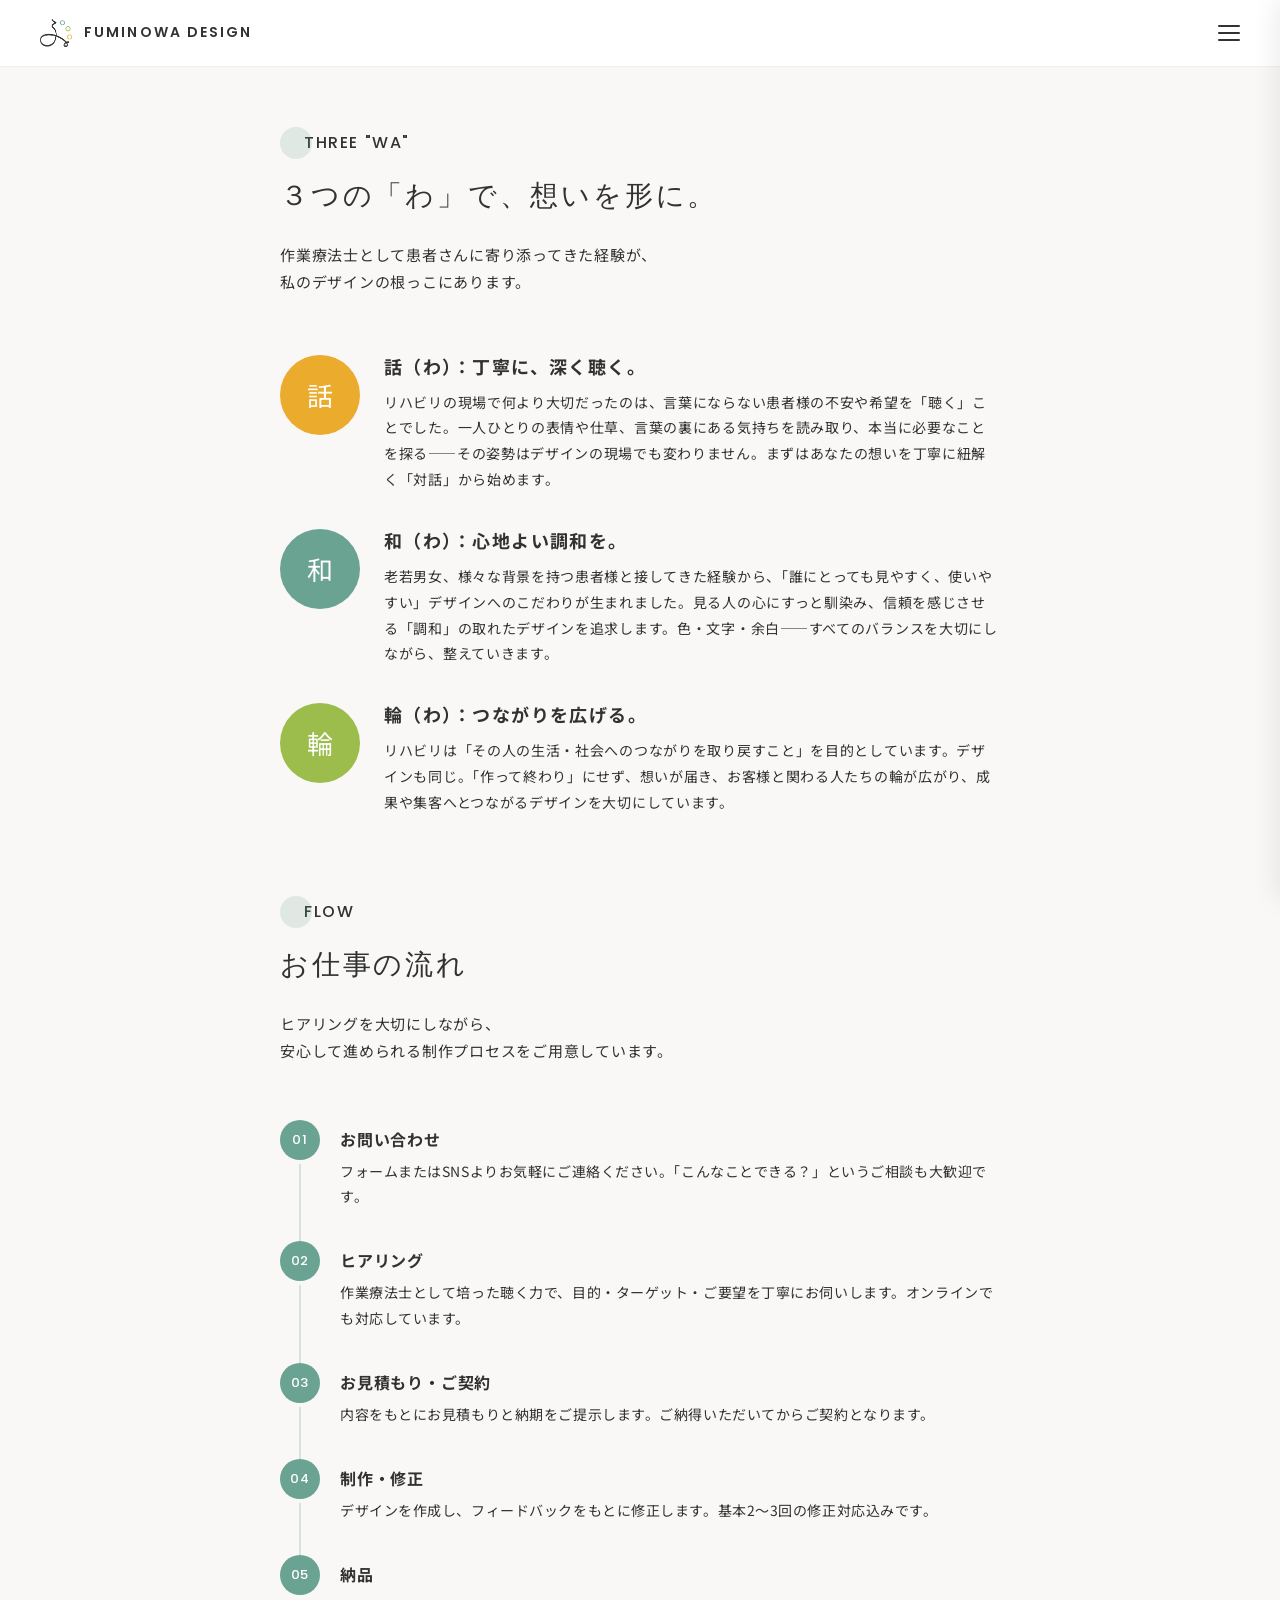
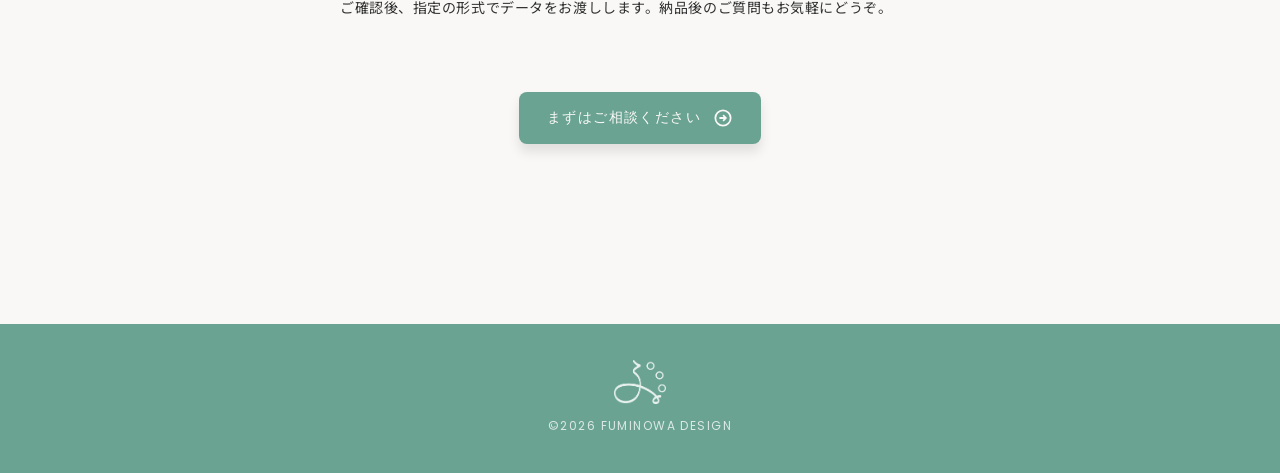
<file: about.html>
<!DOCTYPE html>
<html lang="ja">
<head>
  <meta charset="UTF-8">
  <meta name="viewport" content="width=device-width, initial-scale=1.0">
  <title>理念・想い | FUMINOWA DESIGN</title>
  <meta name="description" content="FUMINOWA DESIGNの理念「３つのわ」と、お仕事の流れをご紹介します。">
  <meta property="og:title" content="理念・想い | FUMINOWA DESIGN">
  <meta property="og:description" content="FUMINOWA DESIGNの理念「３つのわ」と、お仕事の流れをご紹介します。">
  <meta property="og:image" content="https://fuminowa-design.com/images/og-image.png">
  <meta property="og:url" content="https://fuminowa-design.com/about.html">
  <meta property="og:type" content="website">
  <link rel="icon" href="images/favicon-48x48.png">
  <link rel="preconnect" href="https://fonts.googleapis.com">
  <link rel="preconnect" href="https://fonts.gstatic.com" crossorigin>
  <link href="https://fonts.googleapis.com/css2?family=Poppins:wght@400;500;600;700&family=Noto+Sans+JP:wght@400;700&display=swap" rel="stylesheet">
  <link rel="stylesheet" href="css/style.css">
  <!-- Google tag (gtag.js) -->
  <script async src="https://www.googletagmanager.com/gtag/js?id=G-BKZQDN2ZYX"></script>
  <script>
    window.dataLayer = window.dataLayer || [];
    function gtag(){dataLayer.push(arguments);}
    gtag('js', new Date());
    gtag('config', 'G-BKZQDN2ZYX');
  </script>
</head>
<body>

  <div class="nav-overlay" aria-hidden="true"></div>
  <nav class="nav-drawer" aria-label="サイトナビゲーション">
    <button class="nav-drawer__close" aria-label="閉じる">✕</button>
    <p class="nav-drawer__title">Navigation</p>
    <ul class="nav-drawer__list">
      <li class="nav-drawer__item">
        <a href="greeting.html">
          <span class="nav-drawer__item-en">GREETING</span>
          <span class="nav-drawer__item-ja">ご挨拶</span>
        </a>
      </li>
      <li class="nav-drawer__item">
        <a href="about.html" aria-current="page">
          <span class="nav-drawer__item-en">ABOUT</span>
          <span class="nav-drawer__item-ja">理念・想い</span>
        </a>
      </li>
      <li class="nav-drawer__item">
        <a href="works.html">
          <span class="nav-drawer__item-en">WORKS</span>
          <span class="nav-drawer__item-ja">制作実績</span>
        </a>
      </li>
      <li class="nav-drawer__item">
        <a href="services.html">
          <span class="nav-drawer__item-en">SERVICES</span>
          <span class="nav-drawer__item-ja">仕事内容</span>
        </a>
      </li>
      <li class="nav-drawer__item">
        <a href="contact.html">
          <span class="nav-drawer__item-en">CONTACT</span>
          <span class="nav-drawer__item-ja">お問い合わせ</span>
        </a>
      </li>
    </ul>
  </nav>

  <header class="page-header">
    <div class="page-header__logo">
      <a href="index.html">
        <img class="page-header__logo-img" src="images/site-logo.png" alt="">
        <span class="page-header__brand">FUMINOWA DESIGN</span>
      </a>
    </div>
    <button class="hamburger-btn" data-nav-toggle aria-label="メニューを開く">
      <div class="hamburger-btn__lines" aria-hidden="true">
        <span class="hamburger-btn__line"></span>
        <span class="hamburger-btn__line"></span>
        <span class="hamburger-btn__line"></span>
      </div>
    </button>
  </header>

  <main class="page-main">

    <!-- THREE WA -->
    <section class="page-section" id="three-wa">
      <div class="sec-header">
        <div class="sec-label" aria-hidden="true">
          <span class="sec-label__dot"></span>
          <span class="sec-label__text">THREE "WA"</span>
        </div>
        <h1 class="sec-title">３つの「わ」で、想いを形に。</h1>
        <p class="sec-desc">作業療法士として患者さんに寄り添ってきた経験が、<br>私のデザインの根っこにあります。</p>
      </div>
      <ul class="wa-full-list">
        <li class="wa-full-item">
          <span class="wa-full-item__circle wa-full-item__circle--1" aria-hidden="true">話</span>
          <div class="wa-full-item__body">
            <p class="wa-full-item__title">話（わ）：丁寧に、深く聴く。</p>
            <p class="wa-full-item__desc">リハビリの現場で何より大切だったのは、言葉にならない患者様の不安や希望を「聴く」ことでした。一人ひとりの表情や仕草、言葉の裏にある気持ちを読み取り、本当に必要なことを探る——その姿勢はデザインの現場でも変わりません。まずはあなたの想いを丁寧に紐解く「対話」から始めます。</p>
          </div>
        </li>
        <li class="wa-full-item">
          <span class="wa-full-item__circle wa-full-item__circle--2" aria-hidden="true">和</span>
          <div class="wa-full-item__body">
            <p class="wa-full-item__title">和（わ）：心地よい調和を。</p>
            <p class="wa-full-item__desc">老若男女、様々な背景を持つ患者様と接してきた経験から、「誰にとっても見やすく、使いやすい」デザインへのこだわりが生まれました。見る人の心にすっと馴染み、信頼を感じさせる「調和」の取れたデザインを追求します。色・文字・余白——すべてのバランスを大切にしながら、整えていきます。</p>
          </div>
        </li>
        <li class="wa-full-item">
          <span class="wa-full-item__circle wa-full-item__circle--3" aria-hidden="true">輪</span>
          <div class="wa-full-item__body">
            <p class="wa-full-item__title">輪（わ）：つながりを広げる。</p>
            <p class="wa-full-item__desc">リハビリは「その人の生活・社会へのつながりを取り戻すこと」を目的としています。デザインも同じ。「作って終わり」にせず、想いが届き、お客様と関わる人たちの輪が広がり、成果や集客へとつながるデザインを大切にしています。</p>
          </div>
        </li>
      </ul>
    </section>

    <!-- FLOW -->
    <section class="page-section" id="flow">
      <div class="sec-header">
        <div class="sec-label" aria-hidden="true">
          <span class="sec-label__dot"></span>
          <span class="sec-label__text">FLOW</span>
        </div>
        <h2 class="sec-title">お仕事の流れ</h2>
        <p class="sec-desc">ヒアリングを大切にしながら、<br>安心して進められる制作プロセスをご用意しています。</p>
      </div>
      <ol class="flow-list">
        <li class="flow-item">
          <span class="flow-item__num-wrap" aria-hidden="true">01</span>
          <div class="flow-item__body">
            <p class="flow-item__title">お問い合わせ</p>
            <p class="flow-item__desc">フォームまたはSNSよりお気軽にご連絡ください。「こんなことできる？」というご相談も大歓迎です。</p>
          </div>
        </li>
        <li class="flow-item">
          <span class="flow-item__num-wrap" aria-hidden="true">02</span>
          <div class="flow-item__body">
            <p class="flow-item__title">ヒアリング</p>
            <p class="flow-item__desc">作業療法士として培った聴く力で、目的・ターゲット・ご要望を丁寧にお伺いします。オンラインでも対応しています。</p>
          </div>
        </li>
        <li class="flow-item">
          <span class="flow-item__num-wrap" aria-hidden="true">03</span>
          <div class="flow-item__body">
            <p class="flow-item__title">お見積もり・ご契約</p>
            <p class="flow-item__desc">内容をもとにお見積もりと納期をご提示します。ご納得いただいてからご契約となります。</p>
          </div>
        </li>
        <li class="flow-item">
          <span class="flow-item__num-wrap" aria-hidden="true">04</span>
          <div class="flow-item__body">
            <p class="flow-item__title">制作・修正</p>
            <p class="flow-item__desc">デザインを作成し、フィードバックをもとに修正します。基本2〜3回の修正対応込みです。</p>
          </div>
        </li>
        <li class="flow-item">
          <span class="flow-item__num-wrap" aria-hidden="true">05</span>
          <div class="flow-item__body">
            <p class="flow-item__title">納品</p>
            <p class="flow-item__desc">ご確認後、指定の形式でデータをお渡しします。納品後のご質問もお気軽にどうぞ。</p>
          </div>
        </li>
      </ol>
      <div style="margin-top:40px; display:flex; flex-direction:column; align-items:center;">
        <a href="contact.html" class="btn btn--green">
          まずはご相談ください
          <svg class="btn__arrow" viewBox="0 0 16 17" fill="none" aria-hidden="true">
            <circle cx="8" cy="8.5" r="6.5" stroke="currentColor" stroke-width="1.5"/><path d="M5.5 8.5h5M8.5 6.5l2 2-2 2" stroke="currentColor" stroke-width="1.5" stroke-linecap="round" stroke-linejoin="round"/>
          </svg>
        </a>
      </div>
    </section>

  </main>

  <footer class="site-footer">
    <img class="site-footer__logo" src="images/site-logo.png" alt="FUMINOWA DESIGN">
    <p class="site-footer__copy">©2026 FUMINOWA DESIGN</p>
  </footer>

  <script src="js/main.js"></script>
</body>
</html>
</file>
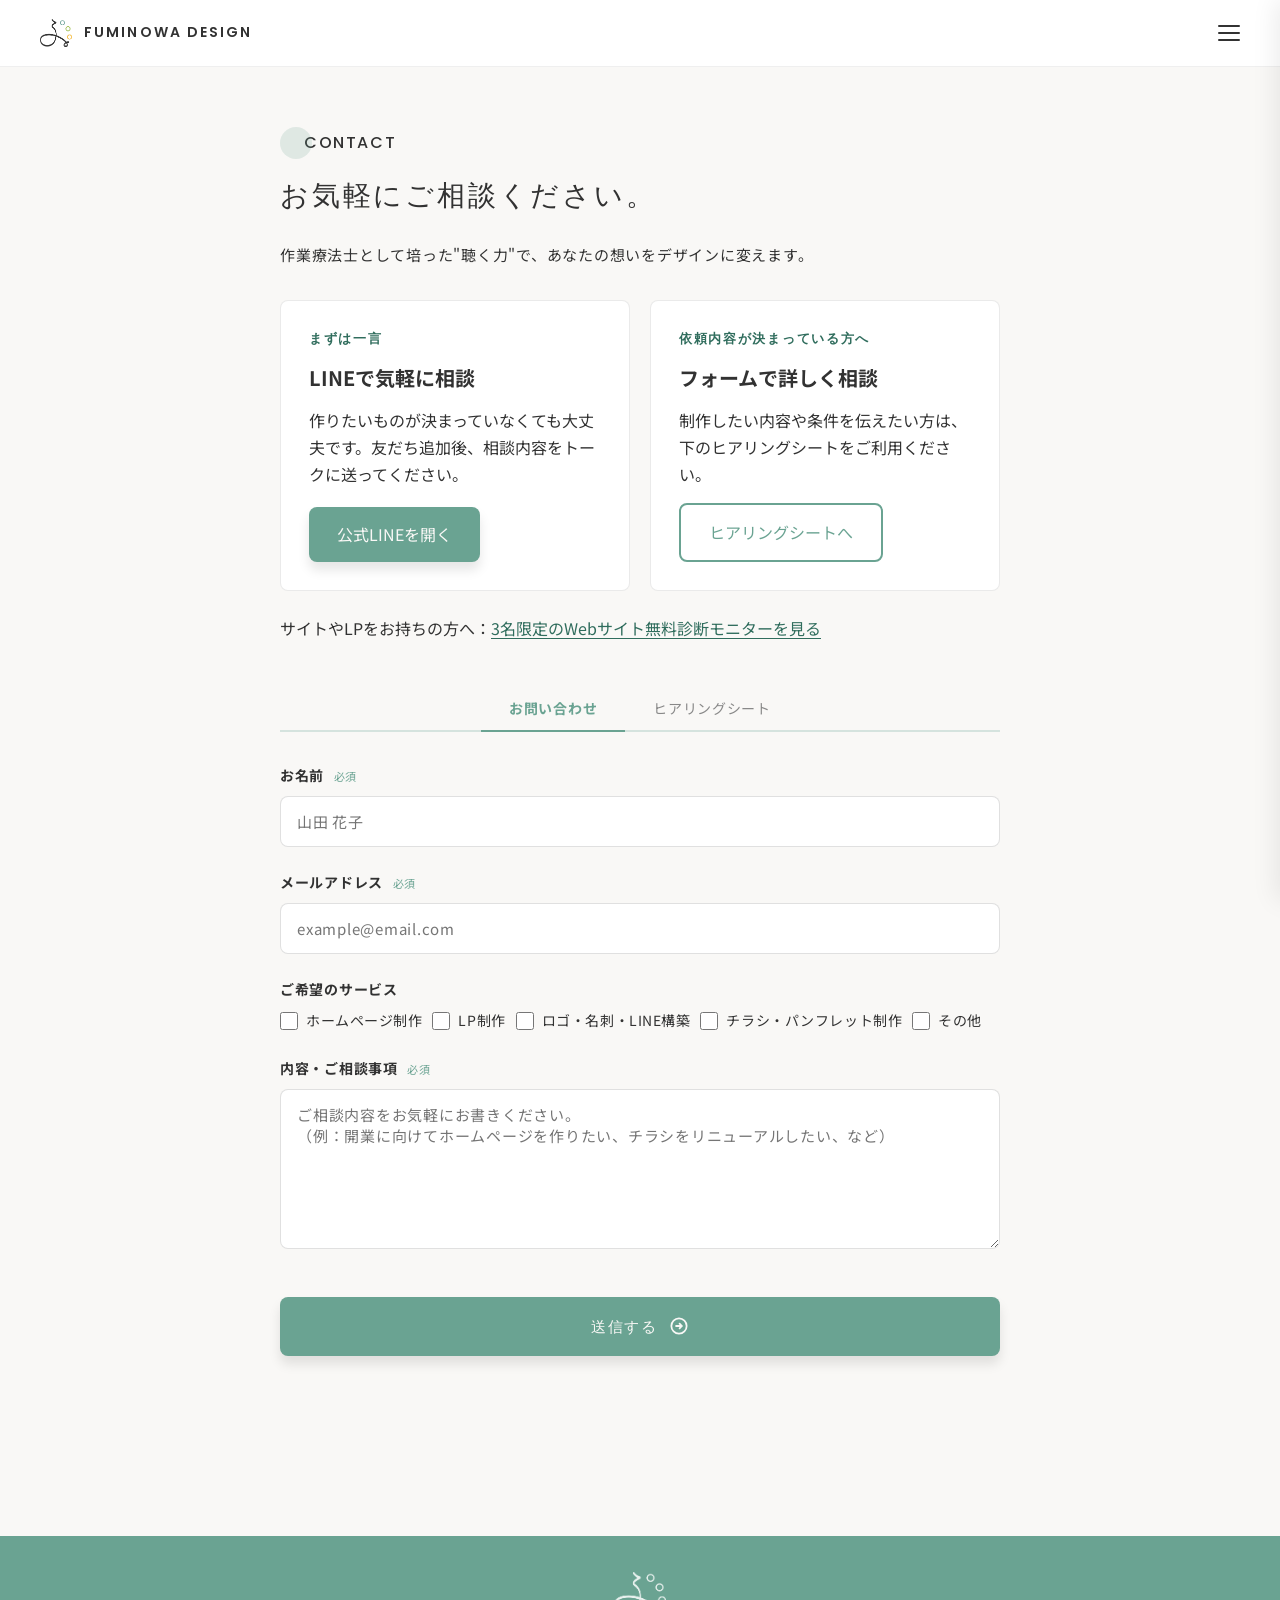
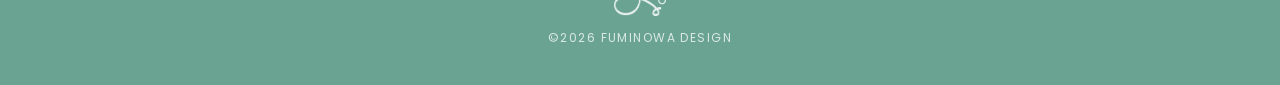
<file: contact.html>
<!DOCTYPE html>
<html lang="ja">
<head>
  <meta charset="UTF-8">
  <meta name="viewport" content="width=device-width, initial-scale=1.0">
  <title>お問い合わせ | FUMINOWA DESIGN</title>
  <meta name="description" content="FUMINOWA DESIGNへのお問い合わせ・ご相談フォームです。ホームページ制作・LP・ロゴ・チラシなどお気軽にご相談ください。">
  <meta property="og:title" content="お問い合わせ | FUMINOWA DESIGN">
  <meta property="og:description" content="FUMINOWA DESIGNへのお問い合わせ・ご相談フォームです。ホームページ制作・LP・ロゴ・チラシなどお気軽にご相談ください。">
  <meta property="og:image" content="https://fuminowa-design.com/images/og-image.png">
  <meta property="og:url" content="https://fuminowa-design.com/contact.html">
  <meta property="og:type" content="website">
  <link rel="icon" href="images/favicon-48x48.png">
  <link rel="preconnect" href="https://fonts.googleapis.com">
  <link rel="preconnect" href="https://fonts.gstatic.com" crossorigin>
  <link href="https://fonts.googleapis.com/css2?family=Poppins:wght@400;500;600;700&family=Noto+Sans+JP:wght@400;700&display=swap" rel="stylesheet">
  <link rel="stylesheet" href="css/style.css">
  <!-- Google tag (gtag.js) -->
  <script async src="https://www.googletagmanager.com/gtag/js?id=G-BKZQDN2ZYX"></script>
  <script>
    window.dataLayer = window.dataLayer || [];
    function gtag(){dataLayer.push(arguments);}
    gtag('js', new Date());
    gtag('config', 'G-BKZQDN2ZYX');
  </script>
</head>
<body>

  <div class="nav-overlay" aria-hidden="true"></div>
  <nav class="nav-drawer" aria-label="サイトナビゲーション">
    <button class="nav-drawer__close" aria-label="閉じる">✕</button>
    <p class="nav-drawer__title">Navigation</p>
    <ul class="nav-drawer__list">
      <li class="nav-drawer__item"><a href="greeting.html"><span class="nav-drawer__item-en">GREETING</span><span class="nav-drawer__item-ja">ご挨拶</span></a></li>
      <li class="nav-drawer__item"><a href="about.html"><span class="nav-drawer__item-en">ABOUT</span><span class="nav-drawer__item-ja">理念・想い</span></a></li>
      <li class="nav-drawer__item"><a href="works.html"><span class="nav-drawer__item-en">WORKS</span><span class="nav-drawer__item-ja">制作実績</span></a></li>
      <li class="nav-drawer__item"><a href="services.html"><span class="nav-drawer__item-en">SERVICES</span><span class="nav-drawer__item-ja">仕事内容</span></a></li>
      <li class="nav-drawer__item"><a href="contact.html" aria-current="page"><span class="nav-drawer__item-en">CONTACT</span><span class="nav-drawer__item-ja">お問い合わせ</span></a></li>
    </ul>
  </nav>

  <header class="page-header">
    <div class="page-header__logo">
      <a href="index.html">
        <img class="page-header__logo-img" src="images/site-logo.png" alt="">
        <span class="page-header__brand">FUMINOWA DESIGN</span>
      </a>
    </div>
    <button class="hamburger-btn" data-nav-toggle aria-label="メニューを開く">
      <div class="hamburger-btn__lines" aria-hidden="true">
        <span class="hamburger-btn__line"></span>
        <span class="hamburger-btn__line"></span>
        <span class="hamburger-btn__line"></span>
      </div>
    </button>
  </header>

  <main class="page-main">

    <section class="page-section">
      <div class="sec-header">
        <div class="sec-label" aria-hidden="true">
          <span class="sec-label__dot"></span>
          <span class="sec-label__text">CONTACT</span>
        </div>
        <h1 class="sec-title">お気軽にご相談ください。</h1>
        <p class="sec-desc">作業療法士として培った"聴く力"で、あなたの想いをデザインに変えます。</p>
      </div>

      <div class="consult-route" aria-label="相談方法を選ぶ">
        <div class="consult-route__item">
          <p class="consult-route__eyebrow">まずは一言</p>
          <h2>LINEで気軽に相談</h2>
          <p>作りたいものが決まっていなくても大丈夫です。友だち追加後、相談内容をトークに送ってください。</p>
          <a class="btn btn--green" href="https://lin.ee/TB57Iuu" target="_blank" rel="noopener noreferrer">公式LINEを開く</a>
        </div>
        <div class="consult-route__item">
          <p class="consult-route__eyebrow">依頼内容が決まっている方へ</p>
          <h2>フォームで詳しく相談</h2>
          <p>制作したい内容や条件を伝えたい方は、下のヒアリングシートをご利用ください。</p>
          <a class="btn btn--outline" href="?type=hearing#contact-forms">ヒアリングシートへ</a>
        </div>
      </div>
      <p class="consult-route__diagnosis">サイトやLPをお持ちの方へ：<a href="diagnosis.html">3名限定のWebサイト無料診断モニターを見る</a></p>

      <!-- Thank you message (hidden until submit) -->
      <div class="contact-thanks" role="alert" aria-live="polite">
        <div class="contact-thanks__icon" aria-hidden="true">✓</div>
        <p class="contact-thanks__title">送信完了</p>
        <p class="contact-thanks__msg">お問い合わせありがとうございます。<br>24時間以内にご返信いたします。<br>しばらくお待ちください。</p>
        <a href="index.html" class="btn btn--green" style="margin-top:16px">
          トップページへ
          <svg class="btn__arrow" viewBox="0 0 16 17" fill="none" aria-hidden="true">
            <circle cx="8" cy="8.5" r="6.5" stroke="currentColor" stroke-width="1.5"/><path d="M5.5 8.5h5M8.5 6.5l2 2-2 2" stroke="currentColor" stroke-width="1.5" stroke-linecap="round" stroke-linejoin="round"/>
          </svg>
        </a>
      </div>

      <!-- Tab buttons -->
      <div class="contact-tabs" id="contact-forms" role="tablist" aria-label="お問い合わせ種別">
        <button class="contact-tab is-active" role="tab" aria-selected="true" aria-controls="tab-inquiry" data-tab="inquiry">
          お問い合わせ
        </button>
        <button class="contact-tab" role="tab" aria-selected="false" aria-controls="tab-hearing" data-tab="hearing">
          ヒアリングシート
        </button>
      </div>

      <!-- Tab 1: お問い合わせ -->
      <div class="contact-tab-panel is-active" id="tab-inquiry" role="tabpanel">
        <form class="contact-form" action="https://formspree.io/f/xaqadjqy" method="POST" novalidate>
          <div class="form-group">
            <label class="form-label" for="name">お名前 <span class="required">必須</span></label>
            <input class="form-input" type="text" id="name" name="name" placeholder="山田 花子" autocomplete="name" data-required>
            <p class="form-error">お名前を入力してください</p>
          </div>
          <div class="form-group">
            <label class="form-label" for="email">メールアドレス <span class="required">必須</span></label>
            <input class="form-input" type="email" id="email" name="email" placeholder="example@email.com" autocomplete="email" data-required>
            <p class="form-error">正しいメールアドレスを入力してください</p>
          </div>
          <div class="form-group">
            <p class="form-label" id="service-label">ご希望のサービス</p>
            <div class="checkboxes" role="group" aria-labelledby="service-label">
              <label class="checkbox-item"><input type="checkbox" name="service[]" value="ホームページ制作">ホームページ制作</label>
              <label class="checkbox-item"><input type="checkbox" name="service[]" value="LP制作">LP制作</label>
              <label class="checkbox-item"><input type="checkbox" name="service[]" value="ロゴ・名刺・LINE構築">ロゴ・名刺・LINE構築</label>
              <label class="checkbox-item"><input type="checkbox" name="service[]" value="チラシ・パンフレット制作">チラシ・パンフレット制作</label>
              <label class="checkbox-item"><input type="checkbox" name="service[]" value="その他">その他</label>
            </div>
          </div>
          <div class="form-group">
            <label class="form-label" for="message">内容・ご相談事項 <span class="required">必須</span></label>
            <textarea class="form-textarea" id="message" name="message" placeholder="ご相談内容をお気軽にお書きください。&#10;（例：開業に向けてホームページを作りたい、チラシをリニューアルしたい、など）" data-required></textarea>
            <p class="form-error">内容・ご相談事項を入力してください</p>
          </div>
          <input type="hidden" name="_subject" value="FUMINOWA DESIGNへのお問い合わせ">
          <input type="hidden" name="_language" value="ja">
          <div class="form-submit">
            <button type="submit" class="btn btn--green">送信する
              <svg class="btn__arrow" viewBox="0 0 16 17" fill="none" aria-hidden="true"><circle cx="8" cy="8.5" r="6.5" stroke="currentColor" stroke-width="1.5"/><path d="M5.5 8.5h5M8.5 6.5l2 2-2 2" stroke="currentColor" stroke-width="1.5" stroke-linecap="round" stroke-linejoin="round"/></svg>
            </button>
          </div>
        </form>
      </div>

      <!-- Tab 2: ヒアリングシート -->
      <div class="contact-tab-panel" id="tab-hearing" role="tabpanel">
        <div class="hearing-header">
          <p class="hearing-header__label">HEARING SHEET</p>
          <h2 class="hearing-header__title">初回ヒアリングシート</h2>
        </div>
        <div class="hearing-nav">
          <span class="hearing-nav__item">基本情報</span>
          <span class="hearing-nav__item">依頼内容</span>
          <span class="hearing-nav__item">制作条件</span>
          <span class="hearing-nav__item">納品・その他</span>
        </div>
        <p class="contact-hearing__desc">ご依頼の方向けに、ヒアリングシートをご用意しました。<br>ご記入いただいた内容をもとに、より具体的なご提案とお見積もりをご案内します。</p>
        <ul class="hearing-notes">
          <li>すべての情報の記載がなくても送信可能です。わかる範囲でお気軽にどうぞ。</li>
          <li>通常24時間以内にご返信いたします。</li>
          <li>まずは一言相談したい方は、上の公式LINEをご利用ください。</li>
        </ul>

        <form class="contact-form hearing-form" action="https://formspree.io/f/xaqadjqy" method="POST" novalidate>
          <input type="hidden" name="_subject" value="【ヒアリングシート】FUMINOWA DESIGNへのご依頼">
          <input type="hidden" name="_language" value="ja">

          <!-- 01 基本情報 -->
          <div class="hearing-section">
            <div class="hearing-section__head">
              <span class="hearing-section__num">01</span>
              <span class="hearing-section__label">基本情報</span>
            </div>
            <div class="hearing-row">
              <div class="form-group">
                <label class="form-label" for="h-name">お名前・担当者名 <span class="required">必須</span></label>
                <input class="form-input" type="text" id="h-name" name="name" placeholder="例）山田 花子" autocomplete="name" data-required>
                <p class="form-error">お名前を入力してください</p>
              </div>
              <div class="form-group">
                <label class="form-label" for="h-company">会社名・屋号</label>
                <input class="form-input" type="text" id="h-company" name="company" placeholder="例）株式会社〇〇　※個人の場合は不要">
              </div>
            </div>
            <div class="hearing-row">
              <div class="form-group">
                <label class="form-label" for="h-email">メールアドレス <span class="required">必須</span></label>
                <input class="form-input" type="email" id="h-email" name="email" placeholder="example@email.com" autocomplete="email" data-required>
                <p class="form-error">正しいメールアドレスを入力してください</p>
              </div>
              <div class="form-group">
                <label class="form-label" for="h-tel">電話番号</label>
                <input class="form-input" type="tel" id="h-tel" name="tel" placeholder="090-0000-0000" autocomplete="tel">
              </div>
            </div>
            <div class="form-group">
              <label class="form-label" for="h-url">現在のお仕事サイト・SNS URL</label>
              <textarea class="form-textarea" id="h-url" name="url" rows="3" placeholder="ブランドイメージが参考になりそうであれば、掲載のある場合はリンクをいくつかお知らせください。"></textarea>
            </div>
          </div>

          <!-- 02 依頼内容 -->
          <div class="hearing-section">
            <div class="hearing-section__head">
              <span class="hearing-section__num">02</span>
              <span class="hearing-section__label">依頼内容</span>
            </div>
            <div class="form-group">
              <p class="form-label" id="h-service-label">依頼したいサービス <span class="required">必須</span><br><small>複数選択可です。</small></p>
              <div class="checkboxes" role="group" aria-labelledby="h-service-label">
                <label class="checkbox-item"><input type="checkbox" name="h_service[]" value="LP制作">LP制作</label>
                <label class="checkbox-item"><input type="checkbox" name="h_service[]" value="ホームページ制作">ホームページ制作</label>
                <label class="checkbox-item"><input type="checkbox" name="h_service[]" value="EC・商品画像">EC・商品画像</label>
                <label class="checkbox-item"><input type="checkbox" name="h_service[]" value="ロゴ・グラフィック">ロゴ・グラフィック</label>
                <label class="checkbox-item"><input type="checkbox" name="h_service[]" value="バナー・SNS素材">バナー・SNS素材</label>
                <label class="checkbox-item"><input type="checkbox" name="h_service[]" value="その他">その他</label>
              </div>
              <p class="form-error">依頼したいサービスを1つ以上選んでください</p>
            </div>
            <div class="form-group">
              <label class="form-label" for="h-purpose">依頼の目的・背景 <span class="required">必須</span></label>
              <textarea class="form-textarea" id="h-purpose" name="purpose" data-required placeholder="例）新商品のローンチ、「集客を増やしたい」「ブランドを確立したい」など、背景を詳細お知らせください。&#10;例）開業で医療法人のウェブサイトを制作したいなど、具体的なご要望があれば教えてください。"></textarea>
              <p class="form-error">依頼の目的・背景を入力してください</p>
            </div>
            <div class="form-group">
              <label class="form-label" for="h-target">ターゲット・想定ユーザー</label>
              <p class="form-hint">年齢・性別・職業・悩みなど、想定されるお客様の情報をできるだけ詳しくお伝えください。</p>
              <textarea class="form-textarea" id="h-target" name="target" placeholder="例）40〜50代の女性、開業医・経営者のマダム、もっとエレガントなイメージにしたいなど"></textarea>
            </div>
            <div class="form-group">
              <p class="form-label" id="h-taste-label">デザインのイメージ・テイスト</p>
              <div class="checkboxes" role="group" aria-labelledby="h-taste-label">
                <label class="checkbox-item"><input type="checkbox" name="h_taste[]" value="シンプル">シンプル</label>
                <label class="checkbox-item"><input type="checkbox" name="h_taste[]" value="スタイリッシュ">スタイリッシュ</label>
                <label class="checkbox-item"><input type="checkbox" name="h_taste[]" value="ナチュラル">ナチュラル</label>
                <label class="checkbox-item"><input type="checkbox" name="h_taste[]" value="信頼感・誠実">信頼感・誠実</label>
                <label class="checkbox-item"><input type="checkbox" name="h_taste[]" value="温かみ・親しみ">温かみ・親しみ</label>
                <label class="checkbox-item"><input type="checkbox" name="h_taste[]" value="高級感">高級感</label>
                <label class="checkbox-item"><input type="checkbox" name="h_taste[]" value="ポップ・カジュアル">ポップ・カジュアル</label>
                <label class="checkbox-item"><input type="checkbox" name="h_taste[]" value="プロフェッショナル">プロフェッショナル</label>
              </div>
            </div>
            <div class="form-group">
              <label class="form-label" for="h-ref">参考サイト・参考画像</label>
              <textarea class="form-textarea" id="h-ref" name="reference" placeholder="「こんなイメージに近い」というURLや、好きなブランド・デザインがあれば教えてください。"></textarea>
            </div>
          </div>

          <!-- 03 制作条件 -->
          <div class="hearing-section">
            <div class="hearing-section__head">
              <span class="hearing-section__num">03</span>
              <span class="hearing-section__label">制作条件</span>
            </div>
            <div class="hearing-row">
              <div class="form-group">
                <label class="form-label" for="h-deadline">希望期日</label>
                <select class="form-input form-select" id="h-deadline" name="deadline">
                  <option value="">― 選択してください</option>
                  <option>1ヶ月以内</option>
                  <option>2〜3ヶ月以内</option>
                  <option>3〜6ヶ月以内</option>
                  <option>半年以上先</option>
                  <option>急ぎではない・相談したい</option>
                </select>
              </div>
              <div class="form-group">
                <label class="form-label" for="h-budget">おおよその予算</label>
                <select class="form-input form-select" id="h-budget" name="budget">
                  <option value="">― 選択してください</option>
                  <option>〜5万円</option>
                  <option>5〜10万円</option>
                  <option>10〜20万円</option>
                  <option>20〜50万円</option>
                  <option>50万円以上</option>
                  <option>未定・相談したい</option>
                </select>
              </div>
            </div>
            <div class="form-group">
              <p class="form-label" id="h-material-label">素材・テキストの準備状況</p>
              <div class="checkboxes" role="group" aria-labelledby="h-material-label">
                <label class="checkbox-item"><input type="checkbox" name="h_material[]" value="テキスト(原稿)あり">テキスト（原稿）あり</label>
                <label class="checkbox-item"><input type="checkbox" name="h_material[]" value="写真・画像素材あり">写真・画像素材あり</label>
                <label class="checkbox-item"><input type="checkbox" name="h_material[]" value="ロゴデータあり">ロゴデータあり</label>
                <label class="checkbox-item"><input type="checkbox" name="h_material[]" value="素材はほぼない">素材はほぼない</label>
                <label class="checkbox-item"><input type="checkbox" name="h_material[]" value="相談しながら揃えたい">相談しながら揃えたい</label>
              </div>
            </div>
            <div class="form-group">
              <p class="form-label" id="h-repeat-label">継続依頼の可能性</p>
              <div class="checkboxes" role="group" aria-labelledby="h-repeat-label">
                <label class="checkbox-item"><input type="radio" name="repeat" value="継続依頼を想定している">継続依頼を想定している</label>
                <label class="checkbox-item"><input type="radio" name="repeat" value="状況次第でありえたい">状況次第でありえたい</label>
                <label class="checkbox-item"><input type="radio" name="repeat" value="今回のみの予定">今回のみの予定</label>
              </div>
            </div>
          </div>

          <!-- 04 納品・その他 -->
          <div class="hearing-section">
            <div class="hearing-section__head">
              <span class="hearing-section__num">04</span>
              <span class="hearing-section__label">納品・その他</span>
            </div>
            <div class="form-group">
              <p class="form-label" id="h-format-label">希望の納品形式<br><small>複数選択可です。</small></p>
              <div class="checkboxes" role="group" aria-labelledby="h-format-label">
                <label class="checkbox-item"><input type="checkbox" name="h_format[]" value="JPG/PNG">JPG / PNG</label>
                <label class="checkbox-item"><input type="checkbox" name="h_format[]" value="PSD">PSD</label>
                <label class="checkbox-item"><input type="checkbox" name="h_format[]" value="AI(Illustrator)">AI（Illustrator）</label>
                <label class="checkbox-item"><input type="checkbox" name="h_format[]" value="PDF">PDF</label>
                <label class="checkbox-item"><input type="checkbox" name="h_format[]" value="Figmaデータ">Figmaデータ</label>
                <label class="checkbox-item"><input type="checkbox" name="h_format[]" value="HTML/CSS">HTML / CSS</label>
                <label class="checkbox-item"><input type="checkbox" name="h_format[]" value="相談したい">相談したい</label>
              </div>
              <p class="form-hint">※PDFなどのデータ書き出しが必要な場合は、別途料金がかかる場合があります。</p>
            </div>
            <div class="form-group">
              <p class="form-label" id="h-portfolio-label">制作実績への掲載可否</p>
              <div class="checkboxes" role="group" aria-labelledby="h-portfolio-label">
                <label class="checkbox-item"><input type="radio" name="portfolio" value="掲載OK">掲載OK</label>
                <label class="checkbox-item"><input type="radio" name="portfolio" value="匿名NG">匿名NG</label>
                <label class="checkbox-item"><input type="radio" name="portfolio" value="内容によって相談したい">内容によって相談したい</label>
              </div>
            </div>
            <div class="form-group">
              <p class="form-label" id="h-nda-label">NDA（秘密保持契約）の締結</p>
              <div class="checkboxes" role="group" aria-labelledby="h-nda-label">
                <label class="checkbox-item"><input type="radio" name="nda" value="締結を希望する">締結を希望する</label>
                <label class="checkbox-item"><input type="radio" name="nda" value="不要">不要</label>
                <label class="checkbox-item"><input type="radio" name="nda" value="相談したい">相談したい</label>
              </div>
            </div>
            <div class="form-group">
              <label class="form-label" for="h-note">その他・補足</label>
              <p class="form-hint">ご不明点・ご要望・気になることなど、なんでもお気軽にどうぞ。</p>
              <textarea class="form-textarea" id="h-note" name="note" placeholder="例）過去に作ってもらった経験があります、急ぎではないので丁寧に進めたいです、など"></textarea>
            </div>
          </div>

          <div class="form-submit">
            <button type="submit" class="btn btn--outline hearing-submit">
              SEND HEARING SHEET
              <svg class="btn__arrow" viewBox="0 0 16 17" fill="none" aria-hidden="true"><circle cx="8" cy="8.5" r="6.5" stroke="currentColor" stroke-width="1.5"/><path d="M5.5 8.5h5M8.5 6.5l2 2-2 2" stroke="currentColor" stroke-width="1.5" stroke-linecap="round" stroke-linejoin="round"/></svg>
            </button>
          </div>
        </form>
      </div>
    </section>

  </main>

  <footer class="site-footer">
    <img class="site-footer__logo" src="images/site-logo.png" alt="FUMINOWA DESIGN">
    <p class="site-footer__copy">©2026 FUMINOWA DESIGN</p>
  </footer>

  <script src="js/main.js"></script>
</body>
</html>
</file>
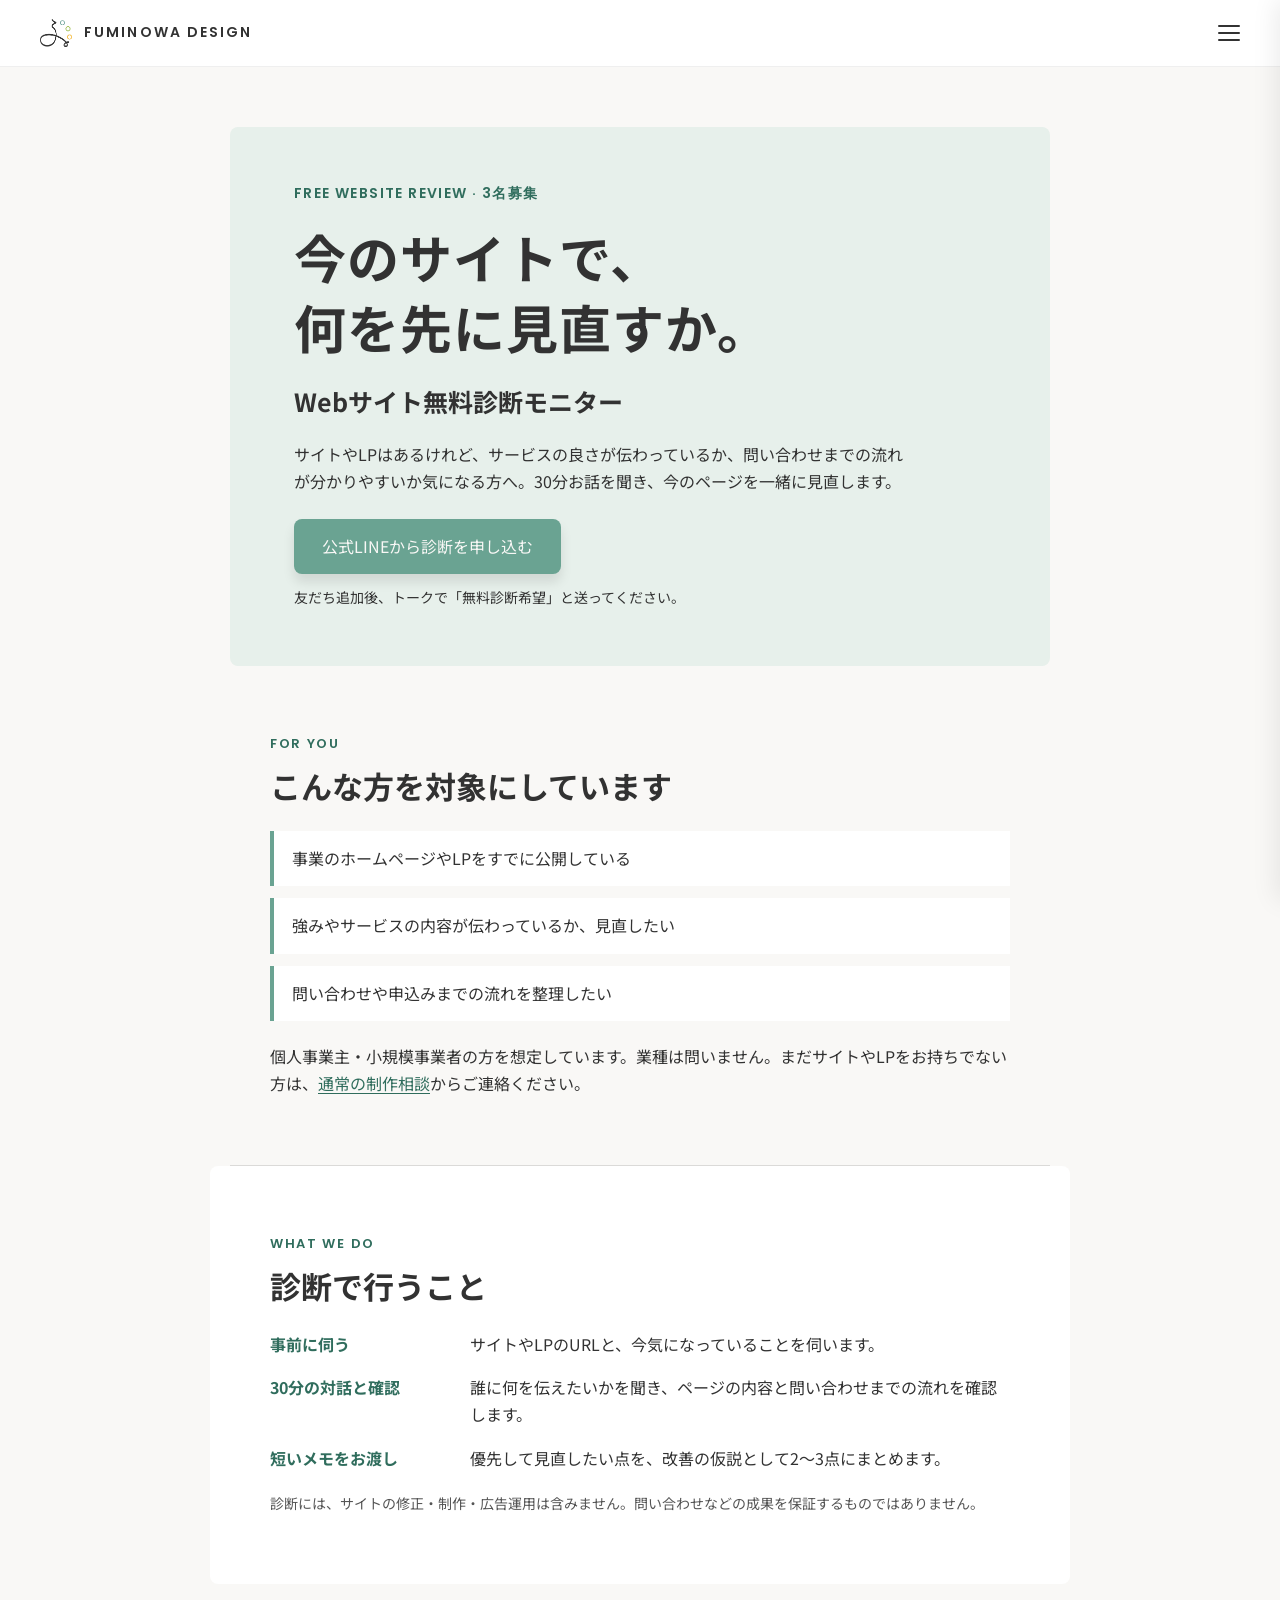
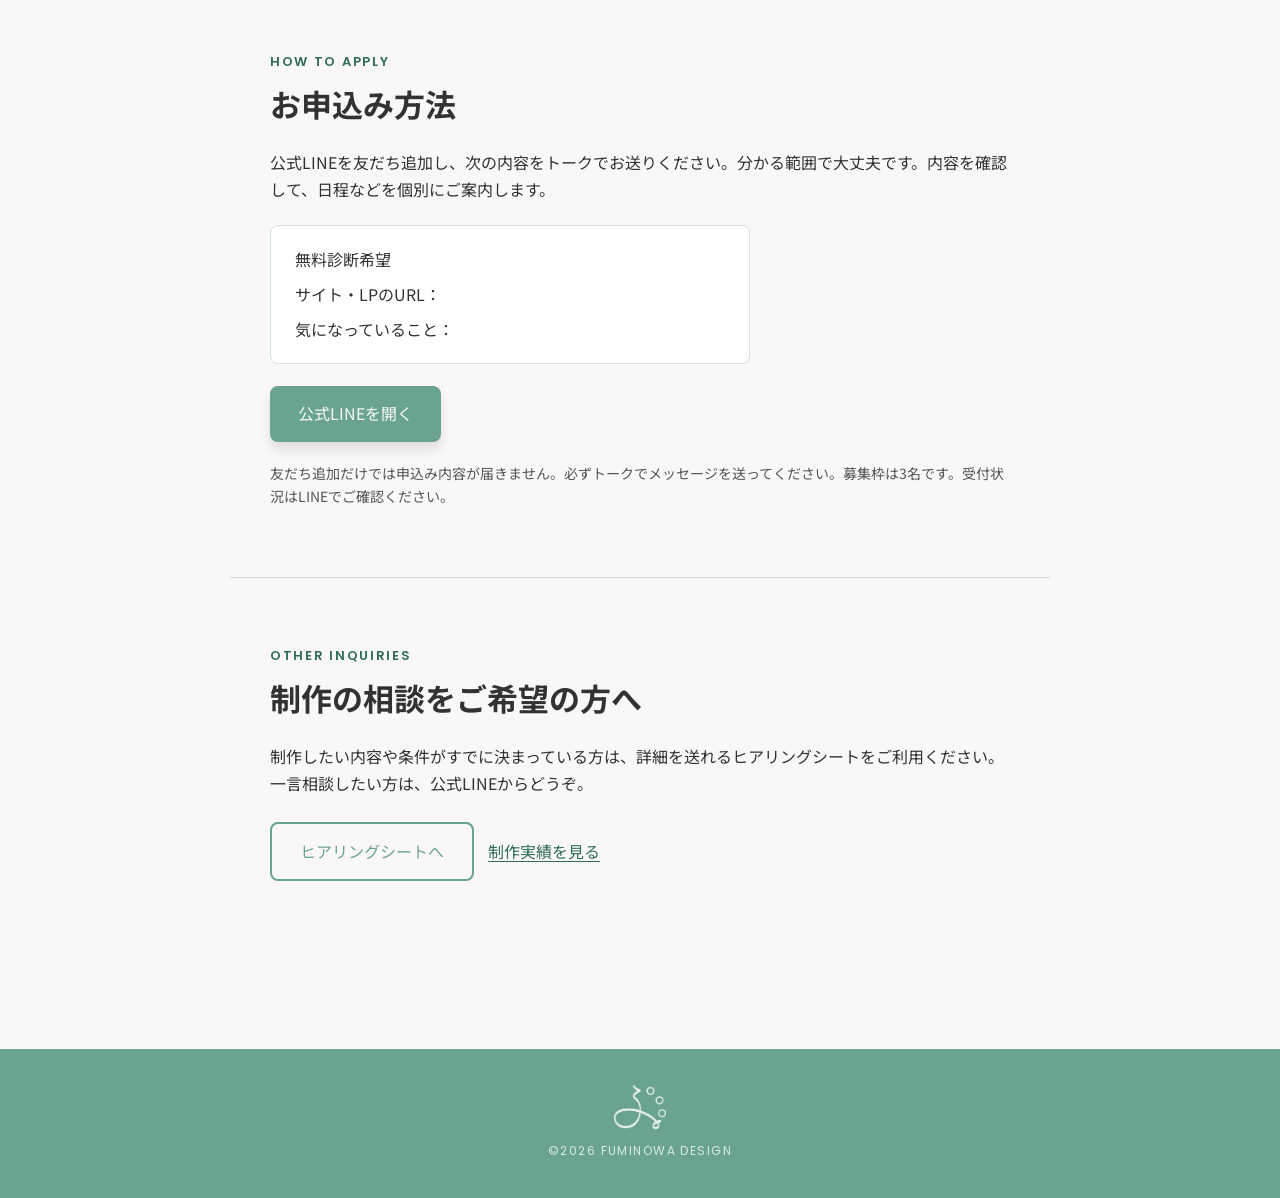
<file: diagnosis.html>
<!DOCTYPE html>
<html lang="ja">
<head>
  <meta charset="UTF-8">
  <meta name="viewport" content="width=device-width, initial-scale=1.0">
  <title>Webサイト無料診断モニター | FUMINOWA DESIGN</title>
  <meta name="description" content="サイトやLPの伝わり方と問い合わせ導線を、30分の対話とサイト確認で整理する無料診断モニター。募集枠は3名です。">
  <meta property="og:title" content="Webサイト無料診断モニター | FUMINOWA DESIGN">
  <meta property="og:description" content="サイトやLPの伝わり方と問い合わせ導線を整理します。募集枠は3名です。">
  <meta property="og:image" content="https://fuminowa-design.com/images/og-image.png">
  <meta property="og:url" content="https://fuminowa-design.com/diagnosis.html">
  <meta property="og:type" content="website">
  <link rel="icon" href="images/favicon-48x48.png">
  <link rel="preconnect" href="https://fonts.googleapis.com">
  <link rel="preconnect" href="https://fonts.gstatic.com" crossorigin>
  <link href="https://fonts.googleapis.com/css2?family=Poppins:wght@400;500;600;700&family=Noto+Sans+JP:wght@400;700&display=swap" rel="stylesheet">
  <link rel="stylesheet" href="css/style.css">
  <script src="js/main.js" defer></script>
</head>
<body>
  <div class="nav-overlay" aria-hidden="true"></div>
  <nav class="nav-drawer" aria-label="サイトナビゲーション">
    <button class="nav-drawer__close" aria-label="閉じる">✕</button>
    <p class="nav-drawer__title">Navigation</p>
    <ul class="nav-drawer__list">
      <li class="nav-drawer__item"><a href="index.html"><span class="nav-drawer__item-en">HOME</span><span class="nav-drawer__item-ja">トップ</span></a></li>
      <li class="nav-drawer__item"><a href="works.html"><span class="nav-drawer__item-en">WORKS</span><span class="nav-drawer__item-ja">制作実績</span></a></li>
      <li class="nav-drawer__item"><a href="services.html"><span class="nav-drawer__item-en">SERVICES</span><span class="nav-drawer__item-ja">仕事内容</span></a></li>
      <li class="nav-drawer__item"><a href="contact.html"><span class="nav-drawer__item-en">CONTACT</span><span class="nav-drawer__item-ja">お問い合わせ</span></a></li>
    </ul>
  </nav>
  <header class="page-header">
    <div class="page-header__logo">
      <a href="index.html"><img class="page-header__logo-img" src="images/site-logo.png" alt=""><span class="page-header__brand">FUMINOWA DESIGN</span></a>
    </div>
    <button class="hamburger-btn" data-nav-toggle aria-label="メニューを開く">
      <span class="hamburger-btn__lines" aria-hidden="true"><span class="hamburger-btn__line"></span><span class="hamburger-btn__line"></span><span class="hamburger-btn__line"></span></span>
    </button>
  </header>
  <main class="page-main diagnosis-page">
    <section class="diagnosis-hero" aria-labelledby="diagnosis-title">
      <p class="diagnosis-hero__label">FREE WEBSITE REVIEW · 3名募集</p>
      <h1 id="diagnosis-title">今のサイトで、<br>何を先に見直すか。</h1>
      <p class="diagnosis-hero__lead">Webサイト無料診断モニター</p>
      <p class="diagnosis-hero__body">サイトやLPはあるけれど、サービスの良さが伝わっているか、問い合わせまでの流れが分かりやすいか気になる方へ。30分お話を聞き、今のページを一緒に見直します。</p>
      <a class="btn btn--green" href="https://lin.ee/TB57Iuu" target="_blank" rel="noopener noreferrer">公式LINEから診断を申し込む</a>
      <p class="diagnosis-hero__hint">友だち追加後、トークで「無料診断希望」と送ってください。</p>
    </section>

    <section class="diagnosis-section" aria-labelledby="target-title">
      <p class="diagnosis-kicker">FOR YOU</p>
      <h2 id="target-title">こんな方を対象にしています</h2>
      <ul class="diagnosis-list">
        <li>事業のホームページやLPをすでに公開している</li>
        <li>強みやサービスの内容が伝わっているか、見直したい</li>
        <li>問い合わせや申込みまでの流れを整理したい</li>
      </ul>
      <p>個人事業主・小規模事業者の方を想定しています。業種は問いません。まだサイトやLPをお持ちでない方は、<a class="text-link" href="contact.html">通常の制作相談</a>からご連絡ください。</p>
    </section>

    <section class="diagnosis-section diagnosis-section--tint" aria-labelledby="offer-title">
      <p class="diagnosis-kicker">WHAT WE DO</p>
      <h2 id="offer-title">診断で行うこと</h2>
      <ol class="diagnosis-steps">
        <li><strong>事前に伺う</strong><span>サイトやLPのURLと、今気になっていることを伺います。</span></li>
        <li><strong>30分の対話と確認</strong><span>誰に何を伝えたいかを聞き、ページの内容と問い合わせまでの流れを確認します。</span></li>
        <li><strong>短いメモをお渡し</strong><span>優先して見直したい点を、改善の仮説として2〜3点にまとめます。</span></li>
      </ol>
      <p class="diagnosis-note">診断には、サイトの修正・制作・広告運用は含みません。問い合わせなどの成果を保証するものではありません。</p>
    </section>

    <section class="diagnosis-section" aria-labelledby="apply-title">
      <p class="diagnosis-kicker">HOW TO APPLY</p>
      <h2 id="apply-title">お申込み方法</h2>
      <p>公式LINEを友だち追加し、次の内容をトークでお送りください。分かる範囲で大丈夫です。内容を確認して、日程などを個別にご案内します。</p>
      <div class="diagnosis-message" aria-label="送信する内容の例">
        <p>無料診断希望</p>
        <p>サイト・LPのURL：</p>
        <p>気になっていること：</p>
      </div>
      <a class="btn btn--green" href="https://lin.ee/TB57Iuu" target="_blank" rel="noopener noreferrer">公式LINEを開く</a>
      <p class="diagnosis-note">友だち追加だけでは申込み内容が届きません。必ずトークでメッセージを送ってください。募集枠は3名です。受付状況はLINEでご確認ください。</p>
    </section>

    <section class="diagnosis-section diagnosis-section--end" aria-labelledby="other-title">
      <p class="diagnosis-kicker">OTHER INQUIRIES</p>
      <h2 id="other-title">制作の相談をご希望の方へ</h2>
      <p>制作したい内容や条件がすでに決まっている方は、詳細を送れるヒアリングシートをご利用ください。一言相談したい方は、公式LINEからどうぞ。</p>
      <div class="diagnosis-links">
        <a class="btn btn--outline" href="contact.html?type=hearing#contact-forms">ヒアリングシートへ</a>
        <a class="text-link" href="works.html">制作実績を見る</a>
      </div>
    </section>
  </main>
  <footer class="site-footer">
    <img class="site-footer__logo" src="images/site-logo.png" alt="FUMINOWA DESIGN">
    <p class="site-footer__copy">©2026 FUMINOWA DESIGN</p>
  </footer>
</body>
</html>
</file>
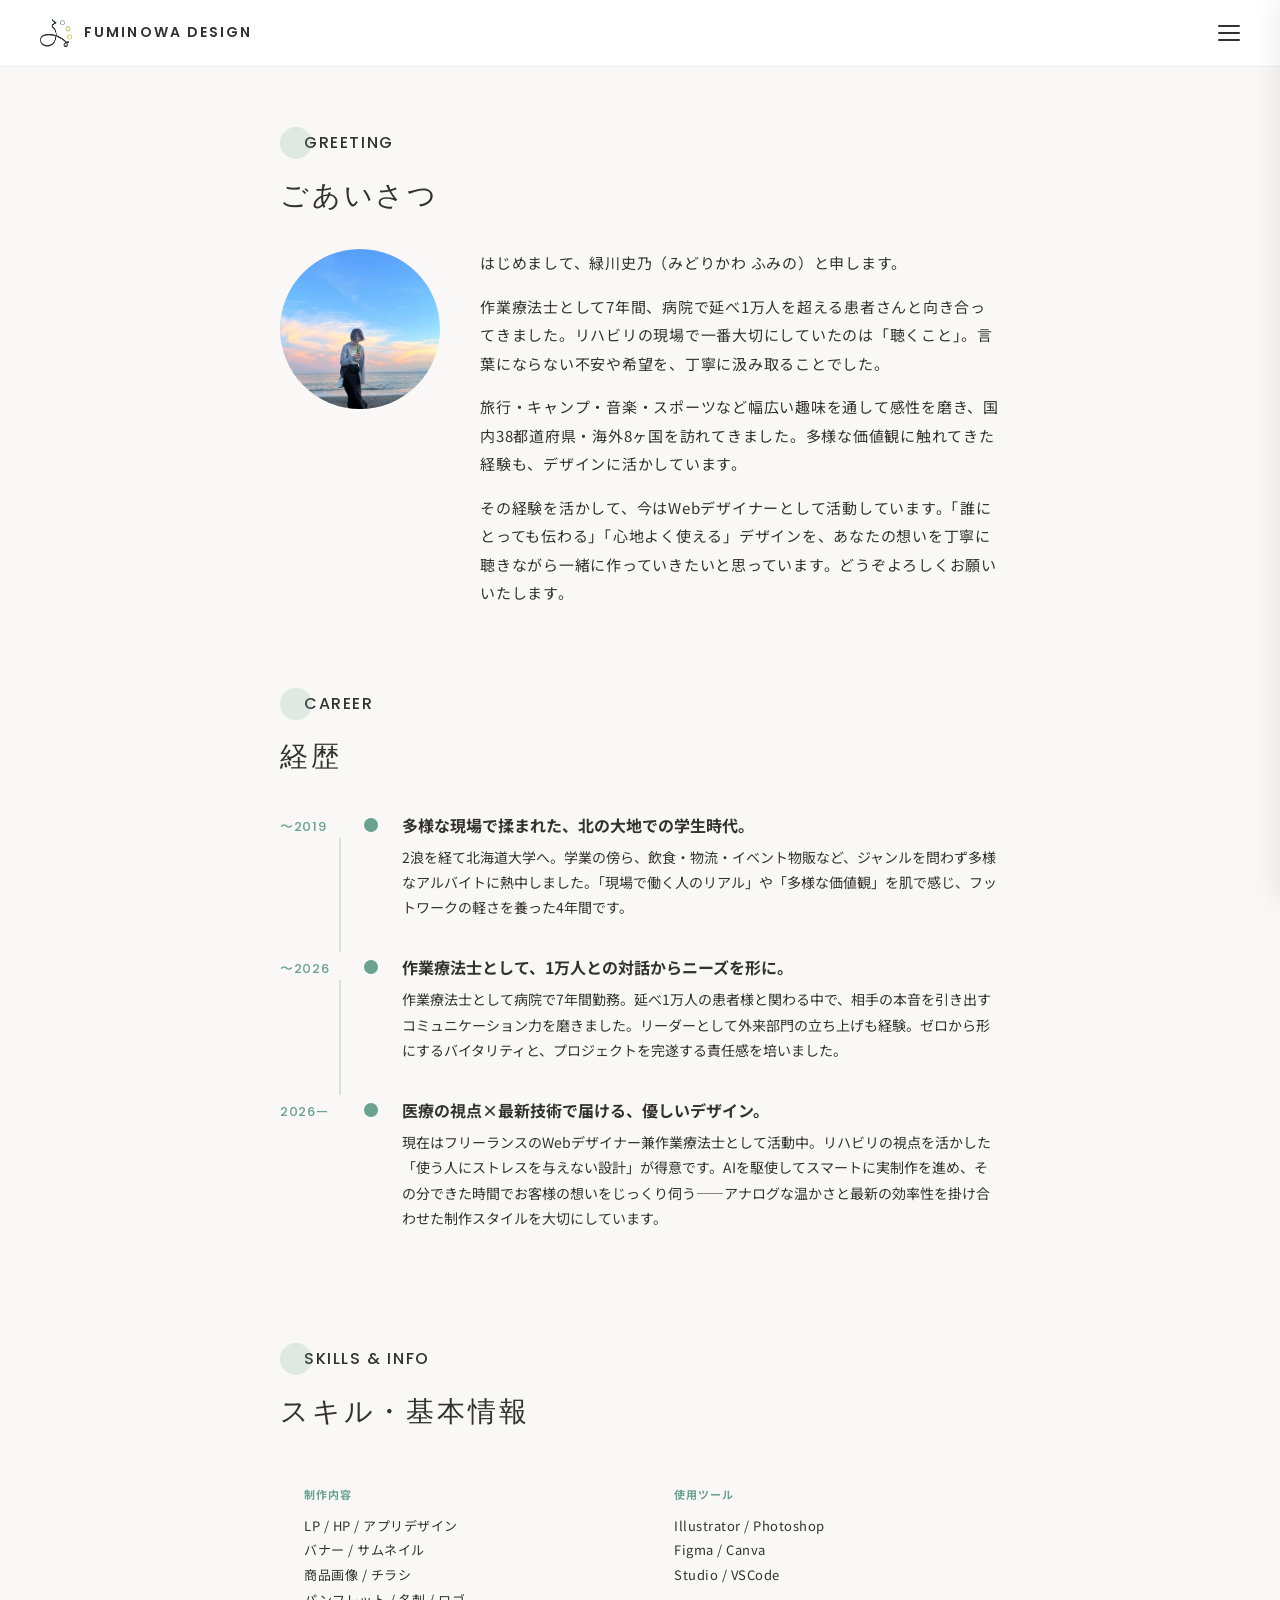
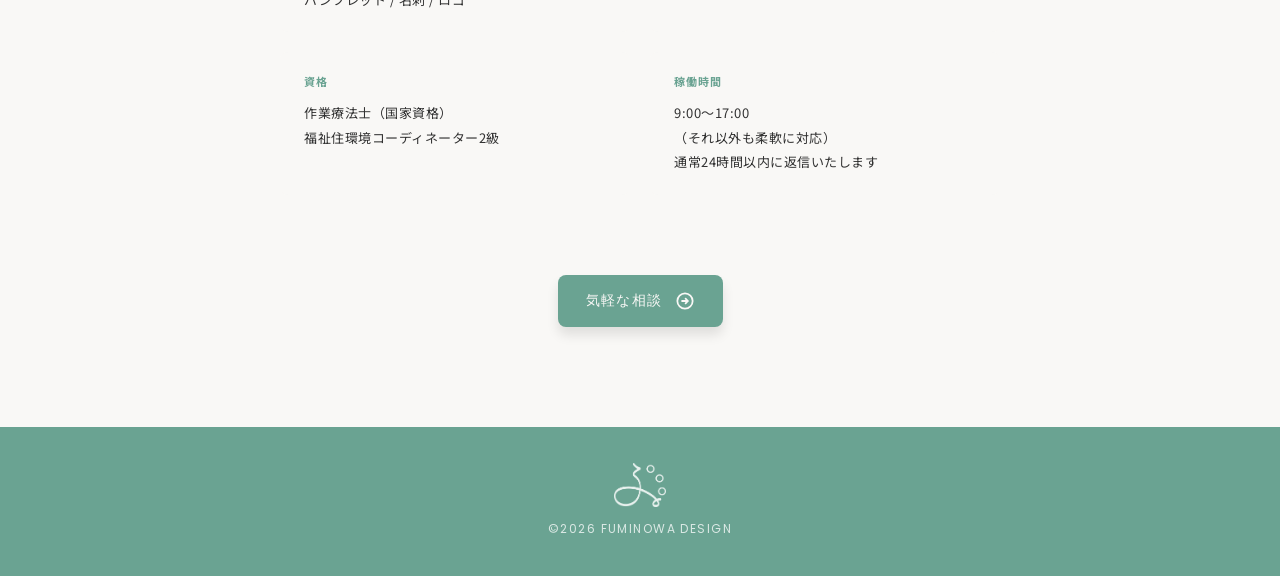
<file: greeting.html>
<!DOCTYPE html>
<html lang="ja">
<head>
  <meta charset="UTF-8">
  <meta name="viewport" content="width=device-width, initial-scale=1.0">
  <title>ご挨拶 | FUMINOWA DESIGN</title>
  <meta name="description" content="作業療法士から転身したWebデザイナー、緑川史乃のご挨拶・経歴・使用ツール・対応時間をご紹介します。">
  <meta property="og:title" content="ご挨拶 | FUMINOWA DESIGN">
  <meta property="og:description" content="作業療法士から転身したWebデザイナー、緑川史乃のご挨拶・経歴・使用ツール・対応時間をご紹介します。">
  <meta property="og:image" content="https://fuminowa-design.com/images/og-image.png">
  <meta property="og:url" content="https://fuminowa-design.com/greeting.html">
  <meta property="og:type" content="website">
  <link rel="icon" href="images/favicon-48x48.png">
  <link rel="preconnect" href="https://fonts.googleapis.com">
  <link rel="preconnect" href="https://fonts.gstatic.com" crossorigin>
  <link href="https://fonts.googleapis.com/css2?family=Poppins:wght@400;500;600;700&family=Noto+Sans+JP:wght@400;700&display=swap" rel="stylesheet">
  <link rel="stylesheet" href="css/style.css">
  <!-- Google tag (gtag.js) -->
  <script async src="https://www.googletagmanager.com/gtag/js?id=G-BKZQDN2ZYX"></script>
  <script>
    window.dataLayer = window.dataLayer || [];
    function gtag(){dataLayer.push(arguments);}
    gtag('js', new Date());
    gtag('config', 'G-BKZQDN2ZYX');
  </script>
</head>
<body>

  <div class="nav-overlay" aria-hidden="true"></div>
  <nav class="nav-drawer" aria-label="サイトナビゲーション">
    <button class="nav-drawer__close" aria-label="閉じる">✕</button>
    <p class="nav-drawer__title">Navigation</p>
    <ul class="nav-drawer__list">
      <li class="nav-drawer__item">
        <a href="greeting.html" aria-current="page">
          <span class="nav-drawer__item-en">GREETING</span>
          <span class="nav-drawer__item-ja">ご挨拶</span>
        </a>
      </li>
      <li class="nav-drawer__item">
        <a href="about.html">
          <span class="nav-drawer__item-en">ABOUT</span>
          <span class="nav-drawer__item-ja">理念・想い</span>
        </a>
      </li>
      <li class="nav-drawer__item">
        <a href="works.html">
          <span class="nav-drawer__item-en">WORKS</span>
          <span class="nav-drawer__item-ja">制作実績</span>
        </a>
      </li>
      <li class="nav-drawer__item">
        <a href="services.html">
          <span class="nav-drawer__item-en">SERVICES</span>
          <span class="nav-drawer__item-ja">仕事内容</span>
        </a>
      </li>
      <li class="nav-drawer__item">
        <a href="contact.html">
          <span class="nav-drawer__item-en">CONTACT</span>
          <span class="nav-drawer__item-ja">お問い合わせ</span>
        </a>
      </li>
    </ul>
  </nav>

  <header class="page-header">
    <div class="page-header__logo">
      <a href="index.html">
        <img class="page-header__logo-img" src="images/site-logo.png" alt="">
        <span class="page-header__brand">FUMINOWA DESIGN</span>
      </a>
    </div>
    <button class="hamburger-btn" data-nav-toggle aria-label="メニューを開く">
      <div class="hamburger-btn__lines" aria-hidden="true">
        <span class="hamburger-btn__line"></span>
        <span class="hamburger-btn__line"></span>
        <span class="hamburger-btn__line"></span>
      </div>
    </button>
  </header>

  <main class="page-main">

    <!-- GREETING -->
    <section class="page-section" id="greeting">
      <div class="sec-header">
        <div class="sec-label" aria-hidden="true">
          <span class="sec-label__dot"></span>
          <span class="sec-label__text">GREETING</span>
        </div>
        <h1 class="sec-title">ごあいさつ</h1>
      </div>
      <div class="greeting-block">
        <figure class="greeting-block__photo">
          <img src="images/profile.webp" alt="緑川史乃の写真">
        </figure>
        <div class="greeting-block__text">
          <p>はじめまして、緑川史乃（みどりかわ ふみの）と申します。</p>
          <p style="margin-top:1em">作業療法士として7年間、病院で延べ1万人を超える患者さんと向き合ってきました。リハビリの現場で一番大切にしていたのは「聴くこと」。言葉にならない不安や希望を、丁寧に汲み取ることでした。</p>
          <p style="margin-top:1em">旅行・キャンプ・音楽・スポーツなど幅広い趣味を通して感性を磨き、国内38都道府県・海外8ヶ国を訪れてきました。多様な価値観に触れてきた経験も、デザインに活かしています。</p>
          <p style="margin-top:1em">その経験を活かして、今はWebデザイナーとして活動しています。「誰にとっても伝わる」「心地よく使える」デザインを、あなたの想いを丁寧に聴きながら一緒に作っていきたいと思っています。どうぞよろしくお願いいたします。</p>
        </div>
      </div>
    </section>

    <!-- CAREER -->
    <section class="page-section" id="career">
      <div class="sec-header">
        <div class="sec-label" aria-hidden="true">
          <span class="sec-label__dot"></span>
          <span class="sec-label__text">CAREER</span>
        </div>
        <h2 class="sec-title">経歴</h2>
      </div>
      <ol class="career-list">
        <li class="career-item">
          <span class="career-item__year">〜2019</span>
          <span class="career-item__dot" aria-hidden="true"></span>
          <div class="career-item__body">
            <p class="career-item__title">多様な現場で揉まれた、北の大地での学生時代。</p>
            <p class="career-item__desc">2浪を経て北海道大学へ。学業の傍ら、飲食・物流・イベント物販など、ジャンルを問わず多様なアルバイトに熱中しました。「現場で働く人のリアル」や「多様な価値観」を肌で感じ、フットワークの軽さを養った4年間です。</p>
          </div>
        </li>
        <li class="career-item">
          <span class="career-item__year">〜2026</span>
          <span class="career-item__dot" aria-hidden="true"></span>
          <div class="career-item__body">
            <p class="career-item__title">作業療法士として、1万人との対話からニーズを形に。</p>
            <p class="career-item__desc">作業療法士として病院で7年間勤務。延べ1万人の患者様と関わる中で、相手の本音を引き出すコミュニケーション力を磨きました。リーダーとして外来部門の立ち上げも経験。ゼロから形にするバイタリティと、プロジェクトを完遂する責任感を培いました。</p>
          </div>
        </li>
        <li class="career-item">
          <span class="career-item__year">2026—</span>
          <span class="career-item__dot" aria-hidden="true"></span>
          <div class="career-item__body">
            <p class="career-item__title">医療の視点×最新技術で届ける、優しいデザイン。</p>
            <p class="career-item__desc">現在はフリーランスのWebデザイナー兼作業療法士として活動中。リハビリの視点を活かした「使う人にストレスを与えない設計」が得意です。AIを駆使してスマートに実制作を進め、その分できた時間でお客様の想いをじっくり伺う——アナログな温かさと最新の効率性を掛け合わせた制作スタイルを大切にしています。</p>
          </div>
        </li>
      </ol>
    </section>

    <!-- SKILLS & INFO -->
    <section class="page-section" id="skills">
      <div class="sec-header">
        <div class="sec-label" aria-hidden="true">
          <span class="sec-label__dot"></span>
          <span class="sec-label__text">SKILLS &amp; INFO</span>
        </div>
        <h2 class="sec-title">スキル・基本情報</h2>
      </div>
      <div class="skills-grid">
        <div class="skill-card">
          <p class="skill-card__label">制作内容</p>
          <p class="skill-card__list">LP / HP / アプリデザイン<br>バナー / サムネイル<br>商品画像 / チラシ<br>パンフレット / 名刺 / ロゴ</p>
        </div>
        <div class="skill-card">
          <p class="skill-card__label">使用ツール</p>
          <p class="skill-card__list">Illustrator / Photoshop<br>Figma / Canva<br>Studio / VSCode</p>
        </div>
        <div class="skill-card">
          <p class="skill-card__label">資格</p>
          <p class="skill-card__list">作業療法士（国家資格）<br>福祉住環境コーディネーター2級</p>
        </div>
        <div class="skill-card">
          <p class="skill-card__label">稼働時間</p>
          <p class="skill-card__list">9:00〜17:00<br>（それ以外も柔軟に対応）<br>通常24時間以内に返信いたします</p>
        </div>
      </div>
    </section>

    <div style="margin-top:48px; display:flex; justify-content:center;">
      <a href="contact.html" class="btn btn--green">
        気軽な相談
        <svg class="btn__arrow" viewBox="0 0 16 17" fill="none" aria-hidden="true">
          <circle cx="8" cy="8.5" r="6.5" stroke="currentColor" stroke-width="1.5"/><path d="M5.5 8.5h5M8.5 6.5l2 2-2 2" stroke="currentColor" stroke-width="1.5" stroke-linecap="round" stroke-linejoin="round"/>
        </svg>
      </a>
    </div>

  </main>

  <footer class="site-footer">
    <img class="site-footer__logo" src="images/site-logo.png" alt="FUMINOWA DESIGN">
    <p class="site-footer__copy">©2026 FUMINOWA DESIGN</p>
  </footer>

  <script src="js/main.js"></script>
</body>
</html>
</file>
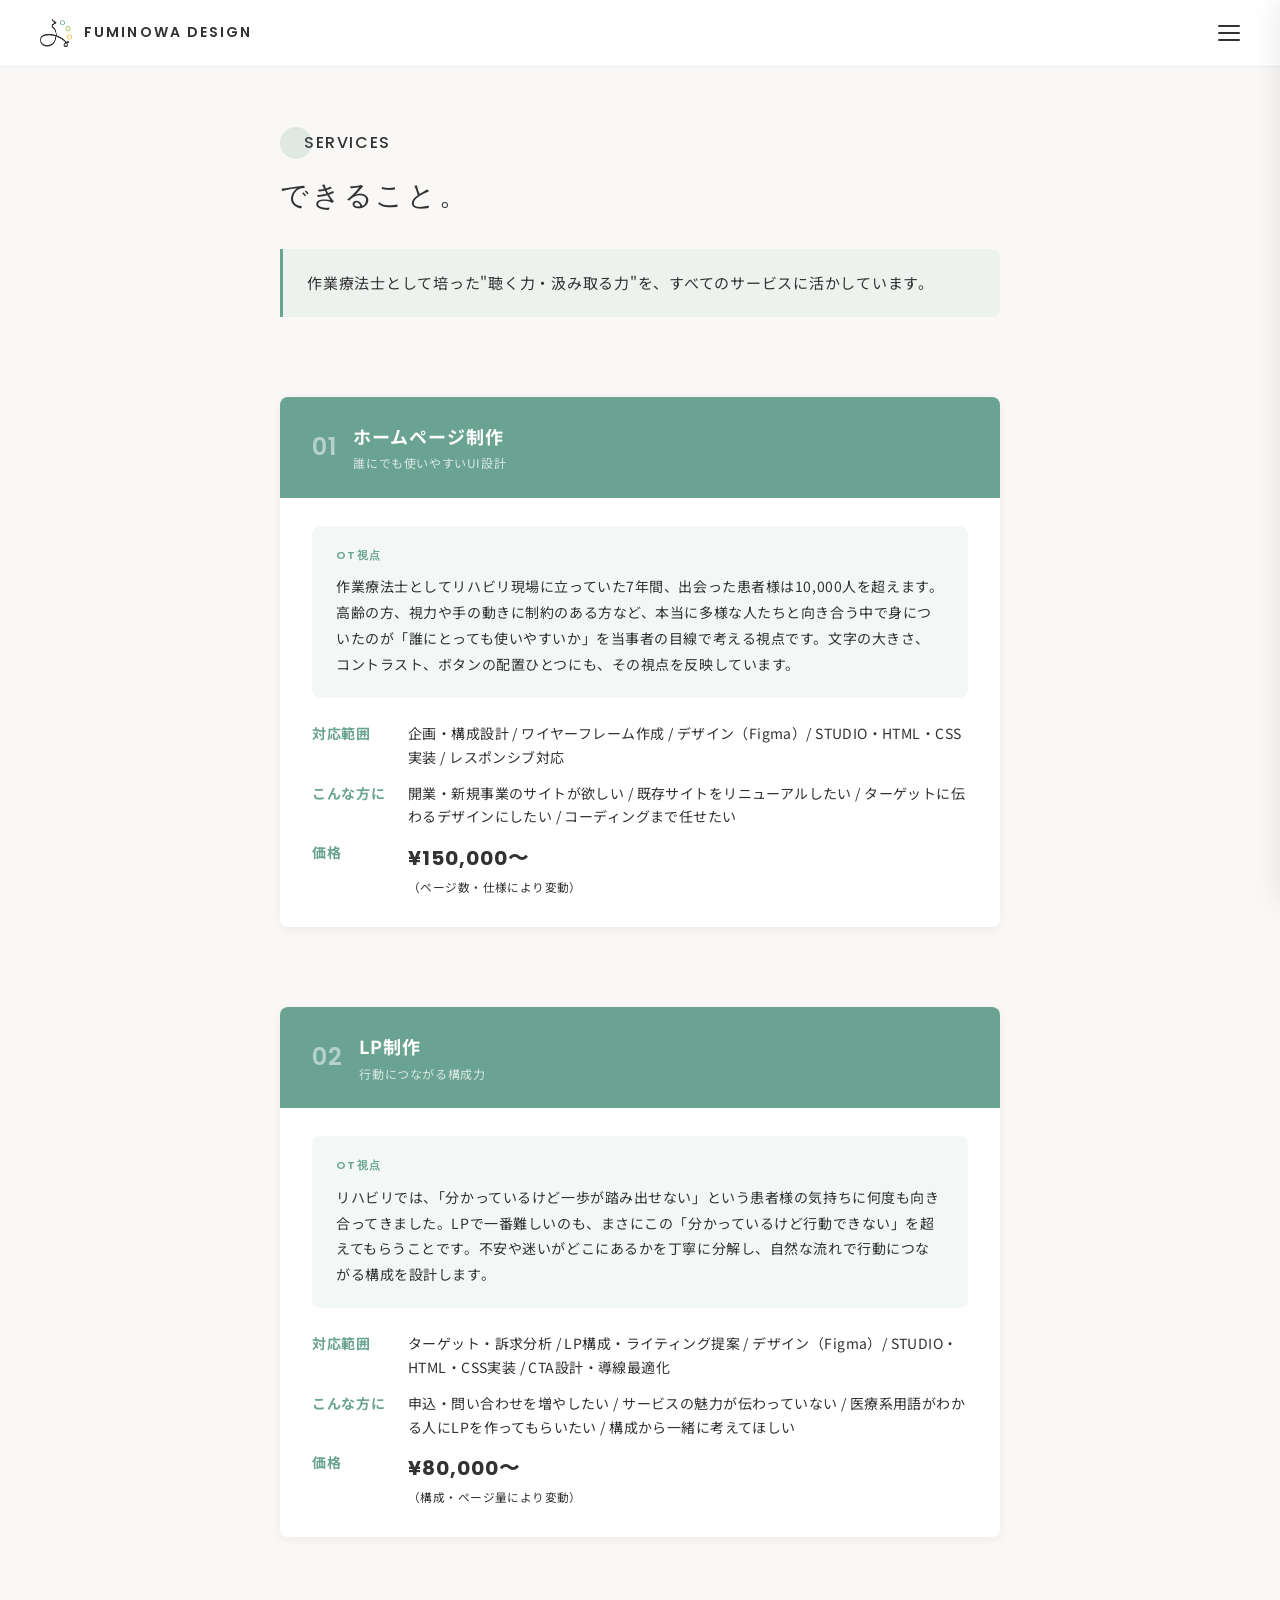
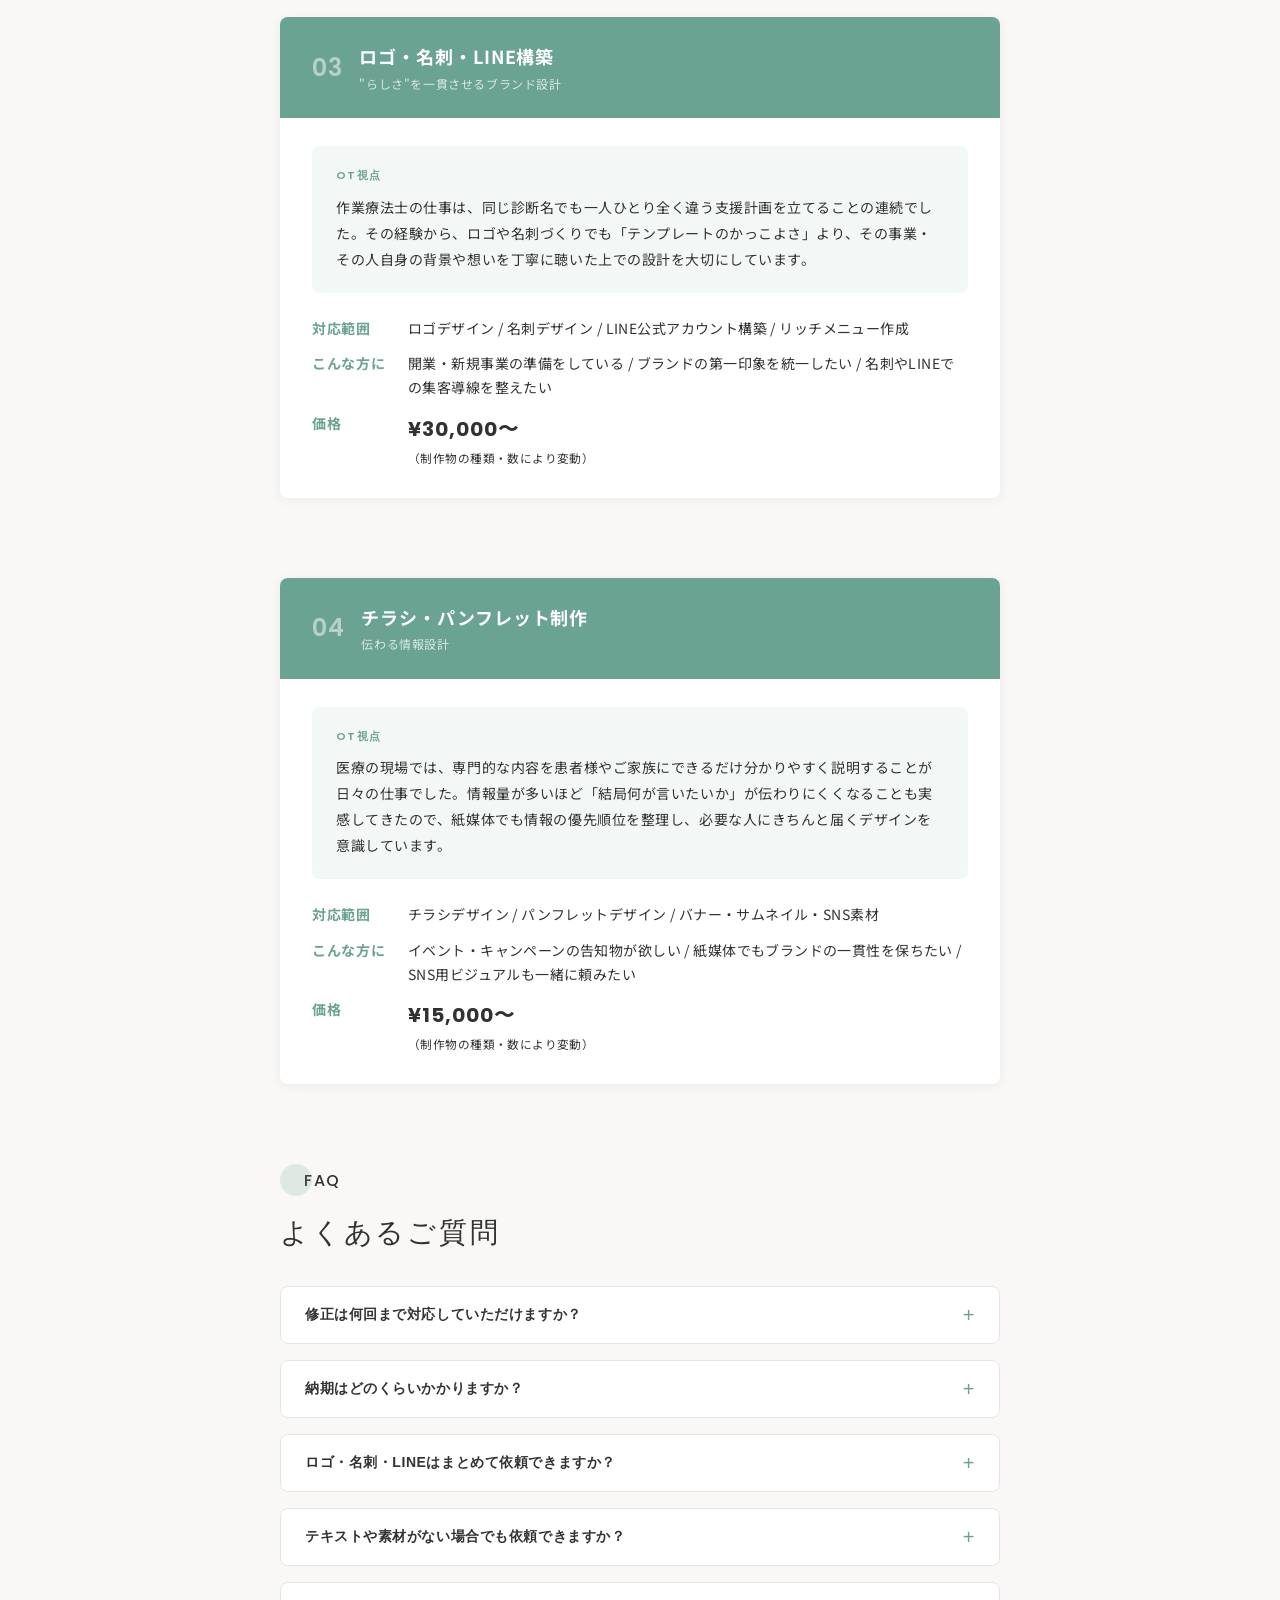
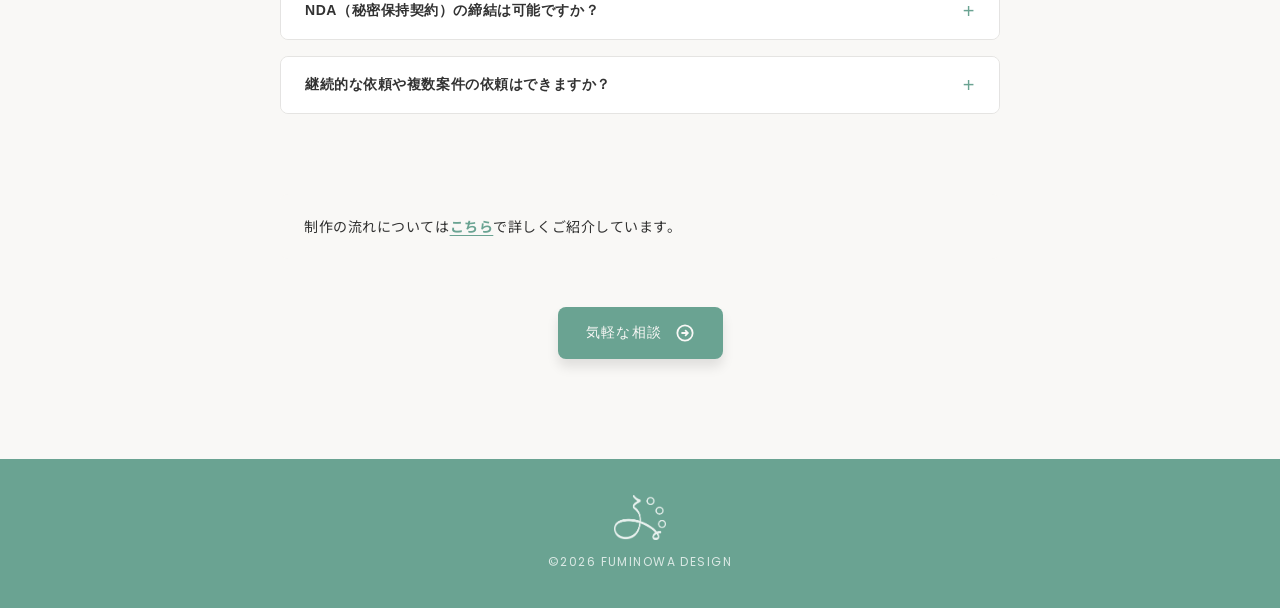
<file: services.html>
<!DOCTYPE html>
<html lang="ja">
<head>
  <meta charset="UTF-8">
  <meta name="viewport" content="width=device-width, initial-scale=1.0">
  <title>仕事内容 | FUMINOWA DESIGN</title>
  <meta name="description" content="ホームページ制作・LP制作・ロゴ・名刺・LINE構築・チラシ・パンフレット制作。作業療法士の視点を活かしたデザインサービスをご紹介します。">
  <meta property="og:title" content="仕事内容 | FUMINOWA DESIGN">
  <meta property="og:description" content="ホームページ制作・LP制作・ロゴ・名刺・LINE構築・チラシ・パンフレット制作。作業療法士の視点を活かしたデザインサービスをご紹介します。">
  <meta property="og:image" content="https://fuminowa-design.com/images/og-image.png">
  <meta property="og:url" content="https://fuminowa-design.com/services.html">
  <meta property="og:type" content="website">
  <link rel="icon" href="images/favicon-48x48.png">
  <link rel="preconnect" href="https://fonts.googleapis.com">
  <link rel="preconnect" href="https://fonts.gstatic.com" crossorigin>
  <link href="https://fonts.googleapis.com/css2?family=Poppins:wght@400;500;600;700&family=Noto+Sans+JP:wght@400;700&display=swap" rel="stylesheet">
  <link rel="stylesheet" href="css/style.css">
  <!-- Google tag (gtag.js) -->
  <script async src="https://www.googletagmanager.com/gtag/js?id=G-BKZQDN2ZYX"></script>
  <script>
    window.dataLayer = window.dataLayer || [];
    function gtag(){dataLayer.push(arguments);}
    gtag('js', new Date());
    gtag('config', 'G-BKZQDN2ZYX');
  </script>
</head>
<body>

  <div class="nav-overlay" aria-hidden="true"></div>
  <nav class="nav-drawer" aria-label="サイトナビゲーション">
    <button class="nav-drawer__close" aria-label="閉じる">✕</button>
    <p class="nav-drawer__title">Navigation</p>
    <ul class="nav-drawer__list">
      <li class="nav-drawer__item"><a href="greeting.html"><span class="nav-drawer__item-en">GREETING</span><span class="nav-drawer__item-ja">ご挨拶</span></a></li>
      <li class="nav-drawer__item"><a href="about.html"><span class="nav-drawer__item-en">ABOUT</span><span class="nav-drawer__item-ja">理念・想い</span></a></li>
      <li class="nav-drawer__item"><a href="works.html"><span class="nav-drawer__item-en">WORKS</span><span class="nav-drawer__item-ja">制作実績</span></a></li>
      <li class="nav-drawer__item"><a href="services.html" aria-current="page"><span class="nav-drawer__item-en">SERVICES</span><span class="nav-drawer__item-ja">仕事内容</span></a></li>
      <li class="nav-drawer__item"><a href="contact.html"><span class="nav-drawer__item-en">CONTACT</span><span class="nav-drawer__item-ja">お問い合わせ</span></a></li>
    </ul>
  </nav>

  <header class="page-header">
    <div class="page-header__logo">
      <a href="index.html">
        <img class="page-header__logo-img" src="images/site-logo.png" alt="">
        <span class="page-header__brand">FUMINOWA DESIGN</span>
      </a>
    </div>
    <button class="hamburger-btn" data-nav-toggle aria-label="メニューを開く">
      <div class="hamburger-btn__lines" aria-hidden="true">
        <span class="hamburger-btn__line"></span>
        <span class="hamburger-btn__line"></span>
        <span class="hamburger-btn__line"></span>
      </div>
    </button>
  </header>

  <main class="page-main">

    <!-- Intro -->
    <section class="page-section">
      <div class="sec-header">
        <div class="sec-label" aria-hidden="true">
          <span class="sec-label__dot"></span>
          <span class="sec-label__text">SERVICES</span>
        </div>
        <h1 class="sec-title">できること。</h1>
      </div>
      <p class="services-intro">作業療法士として培った"聴く力・汲み取る力"を、すべてのサービスに活かしています。</p>
    </section>

    <!-- 01 ホームページ制作 -->
    <section class="page-section" id="website">
      <div class="service-detail">
        <div class="service-detail__head">
          <span class="service-detail__num">01</span>
          <div>
            <p class="service-detail__title">ホームページ制作</p>
            <p class="service-detail__sub">誰にでも使いやすいUI設計</p>
          </div>
        </div>
        <div class="service-detail__body">
          <div class="service-detail__ot">
            <p class="service-detail__ot-label">OT視点</p>
            <p class="service-detail__ot-text">作業療法士としてリハビリ現場に立っていた7年間、出会った患者様は10,000人を超えます。高齢の方、視力や手の動きに制約のある方など、本当に多様な人たちと向き合う中で身についたのが「誰にとっても使いやすいか」を当事者の目線で考える視点です。文字の大きさ、コントラスト、ボタンの配置ひとつにも、その視点を反映しています。</p>
          </div>
          <div class="service-detail__meta">
            <div class="service-detail__meta-row">
              <span class="service-detail__meta-label">対応範囲</span>
              <span class="service-detail__meta-val">企画・構成設計 / ワイヤーフレーム作成 / デザイン（Figma）/ STUDIO・HTML・CSS実装 / レスポンシブ対応</span>
            </div>
            <div class="service-detail__meta-row">
              <span class="service-detail__meta-label">こんな方に</span>
              <span class="service-detail__meta-val">開業・新規事業のサイトが欲しい / 既存サイトをリニューアルしたい / ターゲットに伝わるデザインにしたい / コーディングまで任せたい</span>
            </div>
            <div class="service-detail__meta-row">
              <span class="service-detail__meta-label">価格</span>
              <span class="service-detail__meta-val"><span class="service-detail__price">¥150,000〜</span><br><small>（ページ数・仕様により変動）</small></span>
            </div>
          </div>
        </div>
      </div>
    </section>

    <!-- 02 LP制作 -->
    <section class="page-section" id="lp">
      <div class="service-detail">
        <div class="service-detail__head">
          <span class="service-detail__num">02</span>
          <div>
            <p class="service-detail__title">LP制作</p>
            <p class="service-detail__sub">行動につながる構成力</p>
          </div>
        </div>
        <div class="service-detail__body">
          <div class="service-detail__ot">
            <p class="service-detail__ot-label">OT視点</p>
            <p class="service-detail__ot-text">リハビリでは、「分かっているけど一歩が踏み出せない」という患者様の気持ちに何度も向き合ってきました。LPで一番難しいのも、まさにこの「分かっているけど行動できない」を超えてもらうことです。不安や迷いがどこにあるかを丁寧に分解し、自然な流れで行動につながる構成を設計します。</p>
          </div>
          <div class="service-detail__meta">
            <div class="service-detail__meta-row">
              <span class="service-detail__meta-label">対応範囲</span>
              <span class="service-detail__meta-val">ターゲット・訴求分析 / LP構成・ライティング提案 / デザイン（Figma）/ STUDIO・HTML・CSS実装 / CTA設計・導線最適化</span>
            </div>
            <div class="service-detail__meta-row">
              <span class="service-detail__meta-label">こんな方に</span>
              <span class="service-detail__meta-val">申込・問い合わせを増やしたい / サービスの魅力が伝わっていない / 医療系用語がわかる人にLPを作ってもらいたい / 構成から一緒に考えてほしい</span>
            </div>
            <div class="service-detail__meta-row">
              <span class="service-detail__meta-label">価格</span>
              <span class="service-detail__meta-val"><span class="service-detail__price">¥80,000〜</span><br><small>（構成・ページ量により変動）</small></span>
            </div>
          </div>
        </div>
      </div>
    </section>

    <!-- 03 ロゴ・名刺・LINE -->
    <section class="page-section" id="branding">
      <div class="service-detail">
        <div class="service-detail__head">
          <span class="service-detail__num">03</span>
          <div>
            <p class="service-detail__title">ロゴ・名刺・LINE構築</p>
            <p class="service-detail__sub">"らしさ"を一貫させるブランド設計</p>
          </div>
        </div>
        <div class="service-detail__body">
          <div class="service-detail__ot">
            <p class="service-detail__ot-label">OT視点</p>
            <p class="service-detail__ot-text">作業療法士の仕事は、同じ診断名でも一人ひとり全く違う支援計画を立てることの連続でした。その経験から、ロゴや名刺づくりでも「テンプレートのかっこよさ」より、その事業・その人自身の背景や想いを丁寧に聴いた上での設計を大切にしています。</p>
          </div>
          <div class="service-detail__meta">
            <div class="service-detail__meta-row">
              <span class="service-detail__meta-label">対応範囲</span>
              <span class="service-detail__meta-val">ロゴデザイン / 名刺デザイン / LINE公式アカウント構築 / リッチメニュー作成</span>
            </div>
            <div class="service-detail__meta-row">
              <span class="service-detail__meta-label">こんな方に</span>
              <span class="service-detail__meta-val">開業・新規事業の準備をしている / ブランドの第一印象を統一したい / 名刺やLINEでの集客導線を整えたい</span>
            </div>
            <div class="service-detail__meta-row">
              <span class="service-detail__meta-label">価格</span>
              <span class="service-detail__meta-val"><span class="service-detail__price">¥30,000〜</span><br><small>（制作物の種類・数により変動）</small></span>
            </div>
          </div>
        </div>
      </div>
    </section>

    <!-- 04 チラシ・パンフレット -->
    <section class="page-section" id="print">
      <div class="service-detail">
        <div class="service-detail__head">
          <span class="service-detail__num">04</span>
          <div>
            <p class="service-detail__title">チラシ・パンフレット制作</p>
            <p class="service-detail__sub">伝わる情報設計</p>
          </div>
        </div>
        <div class="service-detail__body">
          <div class="service-detail__ot">
            <p class="service-detail__ot-label">OT視点</p>
            <p class="service-detail__ot-text">医療の現場では、専門的な内容を患者様やご家族にできるだけ分かりやすく説明することが日々の仕事でした。情報量が多いほど「結局何が言いたいか」が伝わりにくくなることも実感してきたので、紙媒体でも情報の優先順位を整理し、必要な人にきちんと届くデザインを意識しています。</p>
          </div>
          <div class="service-detail__meta">
            <div class="service-detail__meta-row">
              <span class="service-detail__meta-label">対応範囲</span>
              <span class="service-detail__meta-val">チラシデザイン / パンフレットデザイン / バナー・サムネイル・SNS素材</span>
            </div>
            <div class="service-detail__meta-row">
              <span class="service-detail__meta-label">こんな方に</span>
              <span class="service-detail__meta-val">イベント・キャンペーンの告知物が欲しい / 紙媒体でもブランドの一貫性を保ちたい / SNS用ビジュアルも一緒に頼みたい</span>
            </div>
            <div class="service-detail__meta-row">
              <span class="service-detail__meta-label">価格</span>
              <span class="service-detail__meta-val"><span class="service-detail__price">¥15,000〜</span><br><small>（制作物の種類・数により変動）</small></span>
            </div>
          </div>
        </div>
      </div>
    </section>

    <!-- FAQ -->
    <section class="page-section" id="faq">
      <div class="sec-header">
        <div class="sec-label" aria-hidden="true">
          <span class="sec-label__dot"></span>
          <span class="sec-label__text">FAQ</span>
        </div>
        <h2 class="sec-title">よくあるご質問</h2>
      </div>
      <ul class="faq-list">
        <li class="faq-item">
          <button class="faq-item__q" aria-expanded="false">修正は何回まで対応していただけますか？</button>
          <div class="faq-item__a" role="region">基本的に修正回数は2〜3回を目安としています。大幅な方向転換がない限り、ご満足いただけるまで丁寧に対応いたします。</div>
        </li>
        <li class="faq-item">
          <button class="faq-item__q" aria-expanded="false">納期はどのくらいかかりますか？</button>
          <div class="faq-item__a" role="region">
            制作内容によって異なりますが、目安は以下の通りです。<br>
            ・ホームページ制作：3週間〜２ヶ月<br>
            ・LP制作：1〜3週間<br>
            ・ロゴ・名刺・LINE構築：1〜2週間<br>
            ・チラシ・パンフレット制作：1週間程度<br>
            お急ぎの場合はご相談ください。
          </div>
        </li>
        <li class="faq-item">
          <button class="faq-item__q" aria-expanded="false">ロゴ・名刺・LINEはまとめて依頼できますか？</button>
          <div class="faq-item__a" role="region">はい、まとめてご依頼いただくことで一貫したブランドイメージを整えやすくなります。もちろん個別でのご依頼も可能です。</div>
        </li>
        <li class="faq-item">
          <button class="faq-item__q" aria-expanded="false">テキストや素材がない場合でも依頼できますか？</button>
          <div class="faq-item__a" role="region">はい、ご依頼いただけます。ヒアリングを通じてご要望を整理し、テキストのご提案や、素材の方向性をご一緒に決めていきます。お気軽にご相談ください。</div>
        </li>
        <li class="faq-item">
          <button class="faq-item__q" aria-expanded="false">NDA（秘密保持契約）の締結は可能ですか？</button>
          <div class="faq-item__a" role="region">はい、ご要望に応じてNDA（秘密保持契約）の締結が可能です。お気軽にお申し付けください。</div>
        </li>
        <li class="faq-item">
          <button class="faq-item__q" aria-expanded="false">継続的な依頼や複数案件の依頼はできますか？</button>
          <div class="faq-item__a" role="region">もちろんです。継続してご依頼いただける場合は、スケジュールの調整や優先対応も柔軟に対応いたします。お気軽にご相談ください。</div>
        </li>
      </ul>
    </section>

    <!-- Flow Link -->
    <div class="services-flow-link">
      制作の流れについては<a href="about.html#flow">こちら</a>で詳しくご紹介しています。
    </div>

    <div style="margin-top:48px; display:flex; justify-content:center;">
      <a href="contact.html" class="btn btn--green">
        気軽な相談
        <svg class="btn__arrow" viewBox="0 0 16 17" fill="none" aria-hidden="true">
          <circle cx="8" cy="8.5" r="6.5" stroke="currentColor" stroke-width="1.5"/><path d="M5.5 8.5h5M8.5 6.5l2 2-2 2" stroke="currentColor" stroke-width="1.5" stroke-linecap="round" stroke-linejoin="round"/>
        </svg>
      </a>
    </div>

  </main>

  <footer class="site-footer">
    <img class="site-footer__logo" src="images/site-logo.png" alt="FUMINOWA DESIGN">
    <p class="site-footer__copy">©2026 FUMINOWA DESIGN</p>
  </footer>

  <script src="js/main.js"></script>
</body>
</html>
</file>
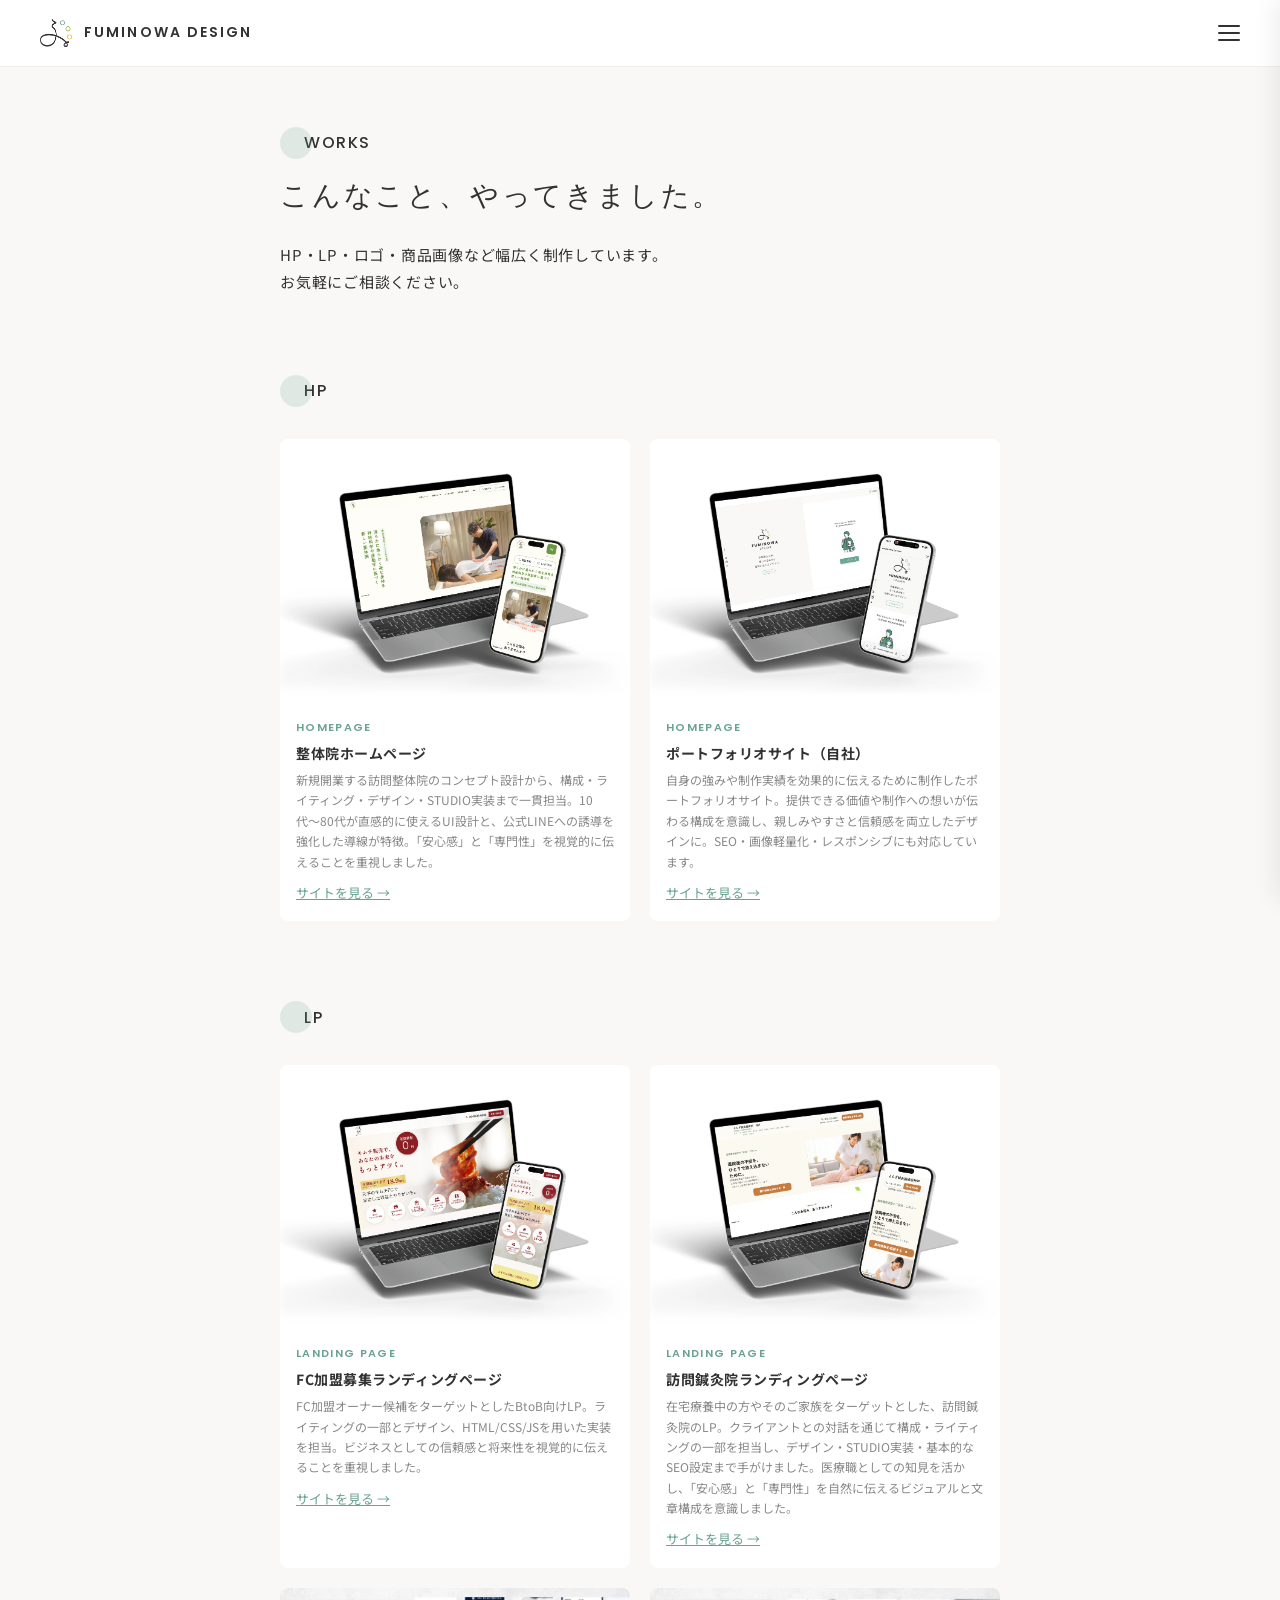
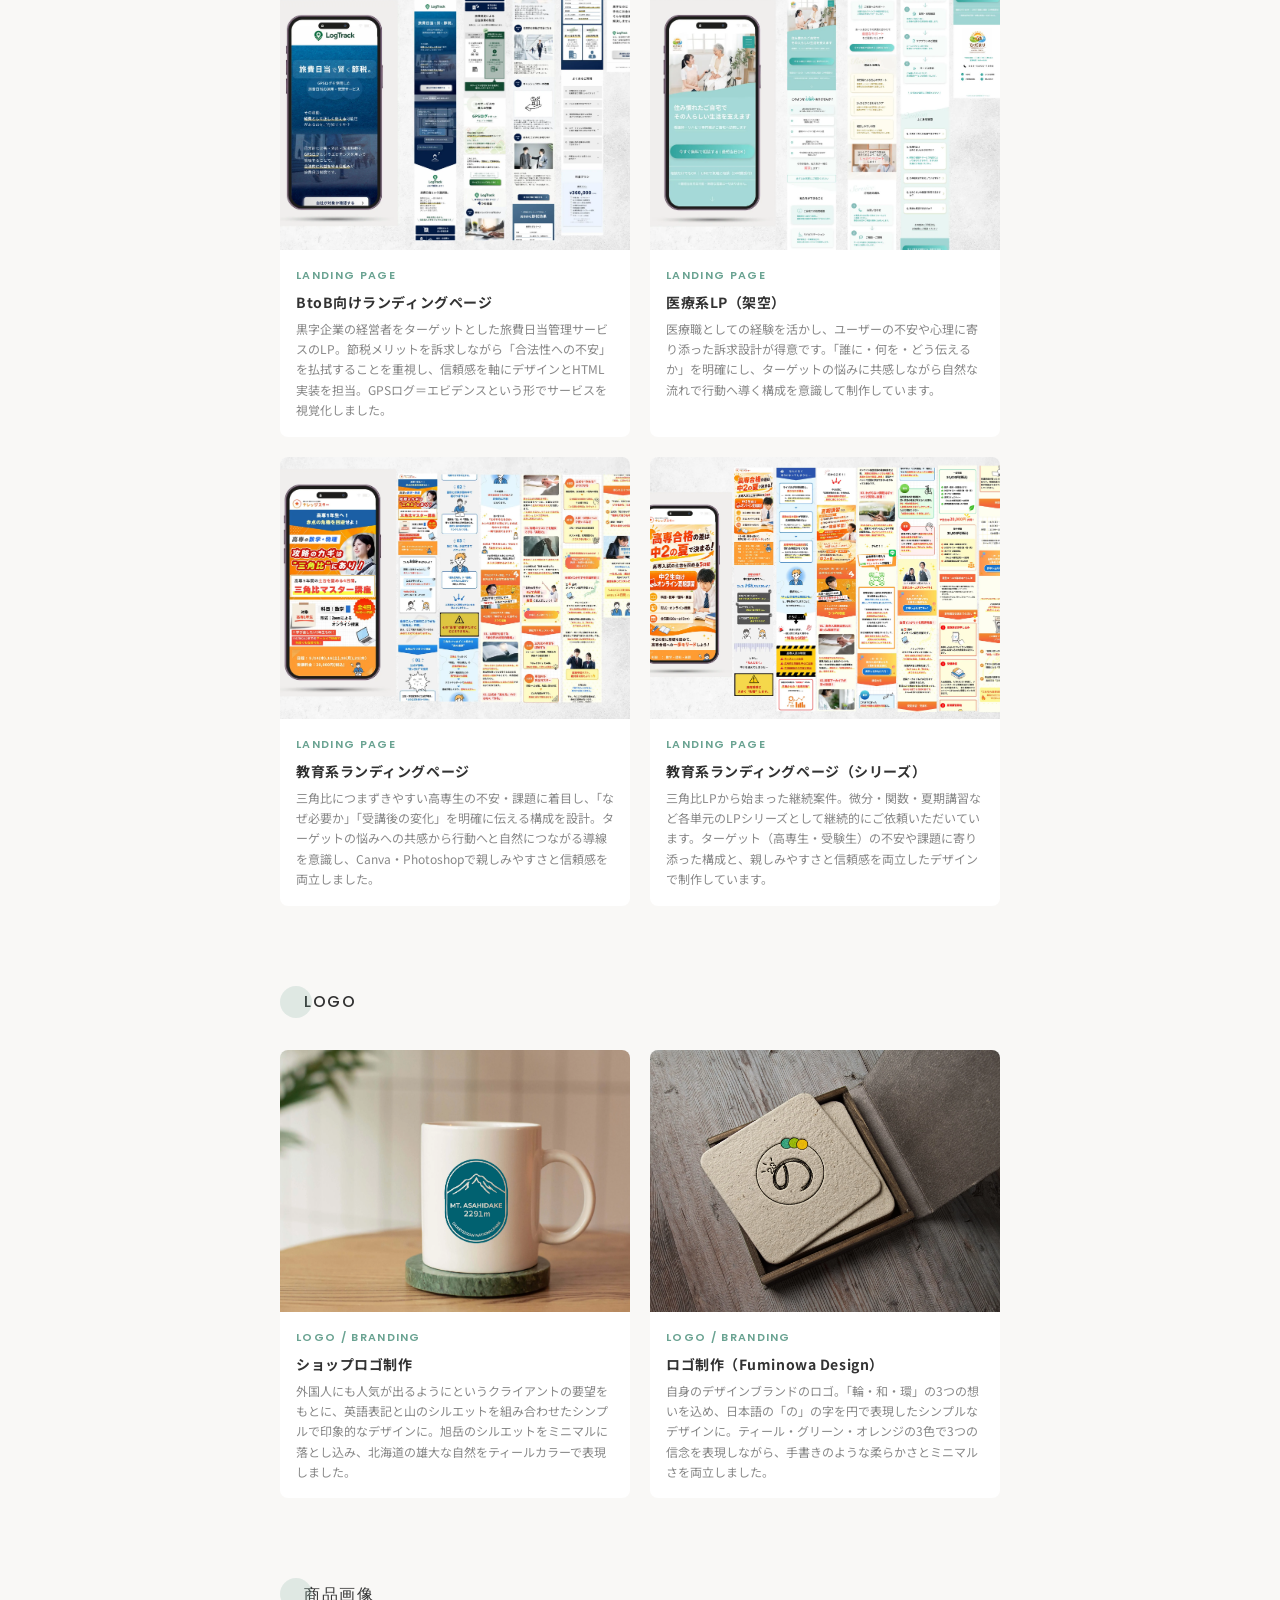
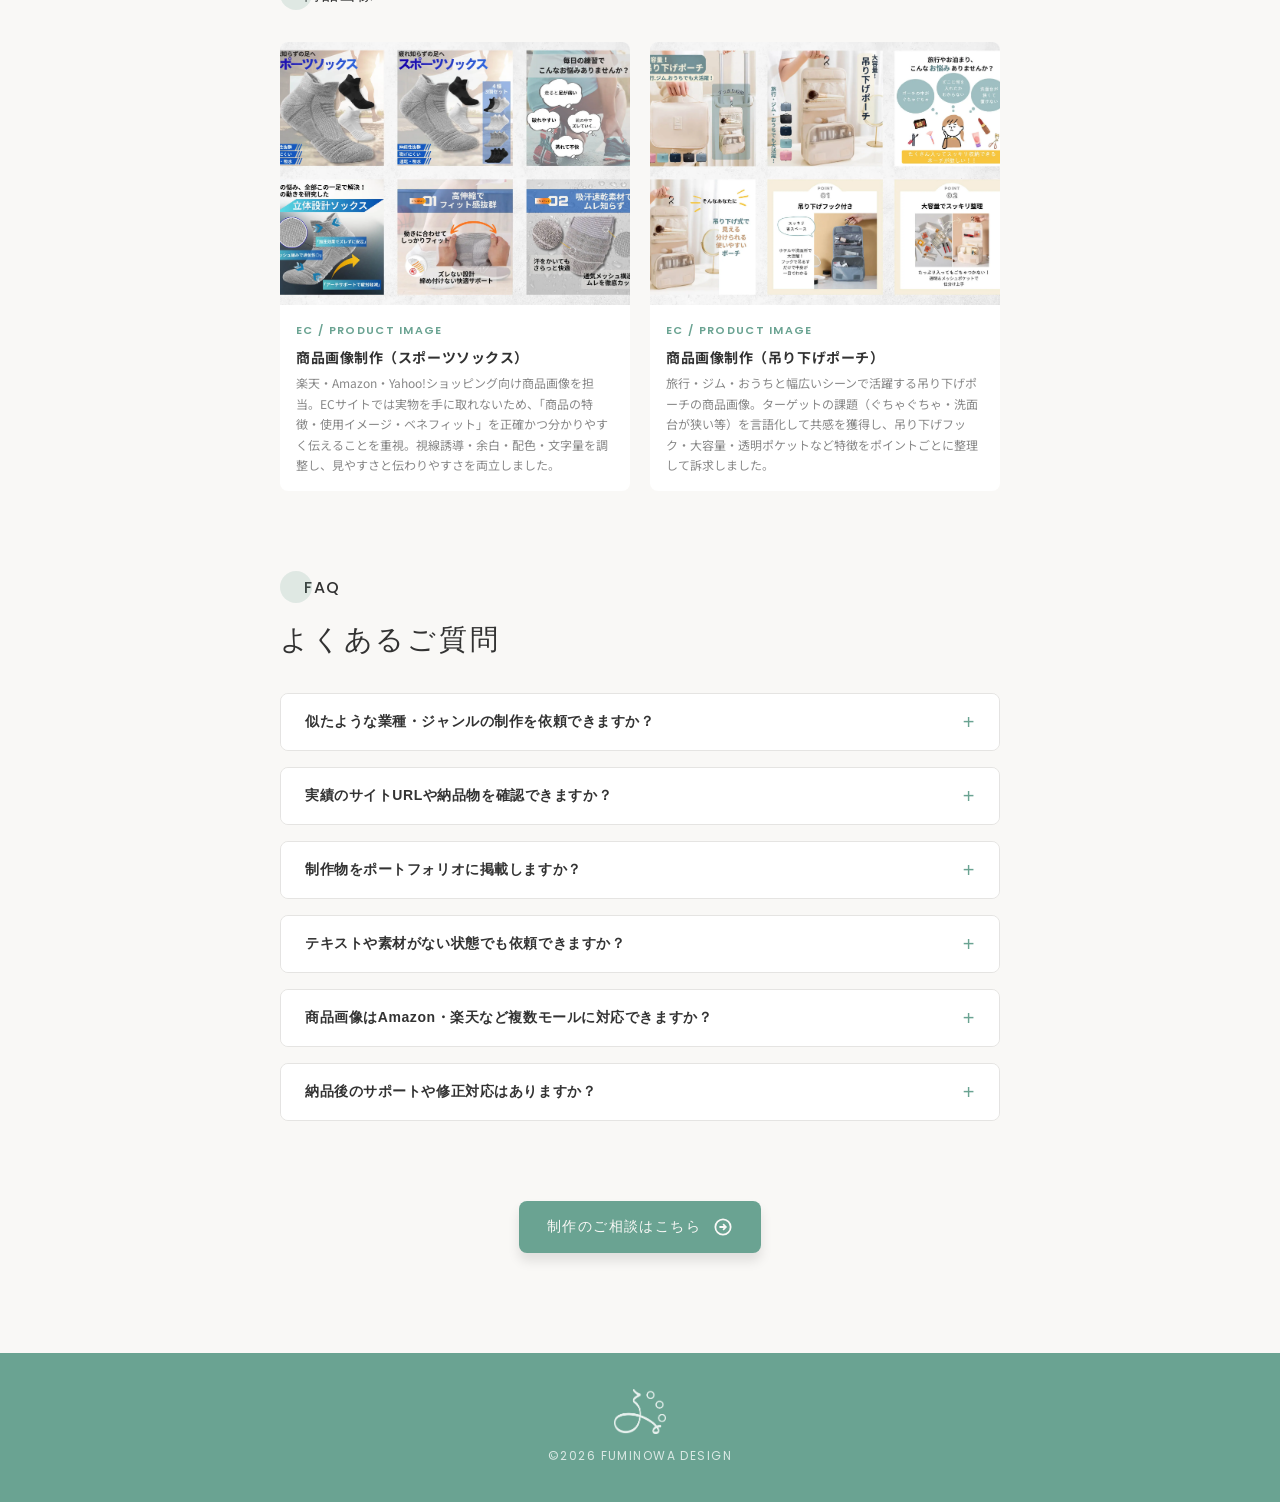
<file: works.html>
<!DOCTYPE html>
<html lang="ja">
<head>
  <meta charset="UTF-8">
  <meta name="viewport" content="width=device-width, initial-scale=1.0">
  <title>制作実績 | FUMINOWA DESIGN</title>
  <meta name="description" content="緑川史乃のWebデザイン制作実績一覧。HP・LP・ロゴ・商品画像など幅広い制作物を詳しくご紹介します。">
  <meta property="og:title" content="制作実績 | FUMINOWA DESIGN">
  <meta property="og:description" content="緑川史乃のWebデザイン制作実績一覧。HP・LP・ロゴ・商品画像など幅広い制作物を詳しくご紹介します。">
  <meta property="og:image" content="https://fuminowa-design.com/images/og-image.png">
  <meta property="og:url" content="https://fuminowa-design.com/works.html">
  <meta property="og:type" content="website">
  <link rel="icon" href="images/favicon-48x48.png">
  <link rel="preconnect" href="https://fonts.googleapis.com">
  <link rel="preconnect" href="https://fonts.gstatic.com" crossorigin>
  <link href="https://fonts.googleapis.com/css2?family=Poppins:wght@400;500;600;700&family=Noto+Sans+JP:wght@400;700&display=swap" rel="stylesheet">
  <link rel="stylesheet" href="css/style.css">
  <!-- Google tag (gtag.js) -->
  <script async src="https://www.googletagmanager.com/gtag/js?id=G-BKZQDN2ZYX"></script>
  <script>
    window.dataLayer = window.dataLayer || [];
    function gtag(){dataLayer.push(arguments);}
    gtag('js', new Date());
    gtag('config', 'G-BKZQDN2ZYX');
  </script>
</head>
<body>

  <div class="nav-overlay" aria-hidden="true"></div>
  <nav class="nav-drawer" aria-label="サイトナビゲーション">
    <button class="nav-drawer__close" aria-label="閉じる">✕</button>
    <p class="nav-drawer__title">Navigation</p>
    <ul class="nav-drawer__list">
      <li class="nav-drawer__item">
        <a href="greeting.html">
          <span class="nav-drawer__item-en">GREETING</span>
          <span class="nav-drawer__item-ja">ご挨拶</span>
        </a>
      </li>
      <li class="nav-drawer__item">
        <a href="about.html">
          <span class="nav-drawer__item-en">ABOUT</span>
          <span class="nav-drawer__item-ja">理念・想い</span>
        </a>
      </li>
      <li class="nav-drawer__item">
        <a href="works.html" aria-current="page">
          <span class="nav-drawer__item-en">WORKS</span>
          <span class="nav-drawer__item-ja">制作実績</span>
        </a>
      </li>
      <li class="nav-drawer__item">
        <a href="services.html">
          <span class="nav-drawer__item-en">SERVICES</span>
          <span class="nav-drawer__item-ja">仕事内容</span>
        </a>
      </li>
      <li class="nav-drawer__item">
        <a href="contact.html">
          <span class="nav-drawer__item-en">CONTACT</span>
          <span class="nav-drawer__item-ja">お問い合わせ</span>
        </a>
      </li>
    </ul>
  </nav>

  <header class="page-header">
    <div class="page-header__logo">
      <a href="index.html">
        <img class="page-header__logo-img" src="images/site-logo.png" alt="">
        <span class="page-header__brand">FUMINOWA DESIGN</span>
      </a>
    </div>
    <button class="hamburger-btn" data-nav-toggle aria-label="メニューを開く">
      <div class="hamburger-btn__lines" aria-hidden="true">
        <span class="hamburger-btn__line"></span>
        <span class="hamburger-btn__line"></span>
        <span class="hamburger-btn__line"></span>
      </div>
    </button>
  </header>

  <main class="page-main">

    <!-- Intro -->
    <section class="page-section">
      <div class="sec-header">
        <div class="sec-label" aria-hidden="true">
          <span class="sec-label__dot"></span>
          <span class="sec-label__text">WORKS</span>
        </div>
        <h1 class="sec-title">こんなこと、やってきました。</h1>
        <p class="sec-desc">HP・LP・ロゴ・商品画像など幅広く制作しています。<br>お気軽にご相談ください。</p>
      </div>
    </section>

    <!-- HP -->
    <section class="page-section">
      <div class="sec-label" style="margin-bottom:24px" aria-hidden="true">
        <span class="sec-label__dot"></span>
        <span class="sec-label__text">HP</span>
      </div>
      <ul class="works-grid">
        <li class="work-item">
          <div class="work-item__thumb">
            <img src="images/work-mebuki.webp" alt="整体院ホームページ">
          </div>
          <div class="work-item__body">
            <p class="work-item__category">Homepage</p>
            <p class="work-item__title">整体院ホームページ</p>
            <p class="work-item__desc">新規開業する訪問整体院のコンセプト設計から、構成・ライティング・デザイン・STUDIO実装まで一貫担当。10代〜80代が直感的に使えるUI設計と、公式LINEへの誘導を強化した導線が特徴。「安心感」と「専門性」を視覚的に伝えることを重視しました。</p>
            <a href="https://seitai-mebuki.studio.site/" target="_blank" rel="noopener noreferrer" style="display:inline-block;margin-top:10px;font-size:13px;color:var(--color-green);text-decoration:underline">サイトを見る →</a>
          </div>
        </li>
        <li class="work-item">
          <div class="work-item__thumb">
            <img src="images/work-fuminowahp.webp" alt="ポートフォリオサイト">
          </div>
          <div class="work-item__body">
            <p class="work-item__category">Homepage</p>
            <p class="work-item__title">ポートフォリオサイト（自社）</p>
            <p class="work-item__desc">自身の強みや制作実績を効果的に伝えるために制作したポートフォリオサイト。提供できる価値や制作への想いが伝わる構成を意識し、親しみやすさと信頼感を両立したデザインに。SEO・画像軽量化・レスポンシブにも対応しています。</p>
            <a href="https://fuminowa-design.com/" target="_blank" rel="noopener noreferrer" style="display:inline-block;margin-top:10px;font-size:13px;color:var(--color-green);text-decoration:underline">サイトを見る →</a>
          </div>
        </li>
      </ul>
    </section>

    <!-- LP -->
    <section class="page-section">
      <div class="sec-label" style="margin-bottom:24px" aria-hidden="true">
        <span class="sec-label__dot"></span>
        <span class="sec-label__text">LP</span>
      </div>
      <ul class="works-grid">
        <li class="work-item">
          <div class="work-item__thumb">
            <img src="images/work-tenpei.webp" alt="FC加盟募集ランディングページ">
          </div>
          <div class="work-item__body">
            <p class="work-item__category">Landing Page</p>
            <p class="work-item__title">FC加盟募集ランディングページ</p>
            <p class="work-item__desc">FC加盟オーナー候補をターゲットとしたBtoB向けLP。ライティングの一部とデザイン、HTML/CSS/JSを用いた実装を担当。ビジネスとしての信頼感と将来性を視覚的に伝えることを重視しました。</p>
            <a href="http://www.tenpei.com/fc.html" target="_blank" rel="noopener noreferrer" style="display:inline-block;margin-top:10px;font-size:13px;color:var(--color-green);text-decoration:underline">サイトを見る →</a>
          </div>
        </li>
        <li class="work-item">
          <div class="work-item__thumb">
            <img src="images/work-yomogi.webp" alt="訪問鍼灸院ランディングページ">
          </div>
          <div class="work-item__body">
            <p class="work-item__category">Landing Page</p>
            <p class="work-item__title">訪問鍼灸院ランディングページ</p>
            <p class="work-item__desc">在宅療養中の方やそのご家族をターゲットとした、訪問鍼灸院のLP。クライアントとの対話を通じて構成・ライティングの一部を担当し、デザイン・STUDIO実装・基本的なSEO設定まで手がけました。医療職としての知見を活かし、「安心感」と「専門性」を自然に伝えるビジュアルと文章構成を意識しました。</p>
            <a href="https://yomogi-m.studio.site/" target="_blank" rel="noopener noreferrer" style="display:inline-block;margin-top:10px;font-size:13px;color:var(--color-green);text-decoration:underline">サイトを見る →</a>
          </div>
        </li>
        <li class="work-item">
          <div class="work-item__thumb">
            <img src="images/work-logtrack.webp" alt="BtoB向けランディングページ">
          </div>
          <div class="work-item__body">
            <p class="work-item__category">Landing Page</p>
            <p class="work-item__title">BtoB向けランディングページ</p>
            <p class="work-item__desc">黒字企業の経営者をターゲットとした旅費日当管理サービスのLP。節税メリットを訴求しながら「合法性への不安」を払拭することを重視し、信頼感を軸にデザインとHTML実装を担当。GPSログ＝エビデンスという形でサービスを視覚化しました。</p>
          </div>
        </li>
        <li class="work-item">
          <div class="work-item__thumb">
            <img src="images/work-iryo.webp" alt="医療系LP">
          </div>
          <div class="work-item__body">
            <p class="work-item__category">Landing Page</p>
            <p class="work-item__title">医療系LP（架空）</p>
            <p class="work-item__desc">医療職としての経験を活かし、ユーザーの不安や心理に寄り添った訴求設計が得意です。「誰に・何を・どう伝えるか」を明確にし、ターゲットの悩みに共感しながら自然な流れで行動へ導く構成を意識して制作しています。</p>
          </div>
        </li>
        <li class="work-item">
          <div class="work-item__thumb">
            <img src="images/work-sankakuhi.webp" alt="教育系ランディングページ">
          </div>
          <div class="work-item__body">
            <p class="work-item__category">Landing Page</p>
            <p class="work-item__title">教育系ランディングページ</p>
            <p class="work-item__desc">三角比につまずきやすい高専生の不安・課題に着目し、「なぜ必要か」「受講後の変化」を明確に伝える構成を設計。ターゲットの悩みへの共感から行動へと自然につながる導線を意識し、Canva・Photoshopで親しみやすさと信頼感を両立しました。</p>
          </div>
        </li>
        <li class="work-item">
          <div class="work-item__thumb">
            <img src="images/work-edu-series.webp" alt="教育系ランディングページ（シリーズ）">
          </div>
          <div class="work-item__body">
            <p class="work-item__category">Landing Page</p>
            <p class="work-item__title">教育系ランディングページ（シリーズ）</p>
            <p class="work-item__desc">三角比LPから始まった継続案件。微分・関数・夏期講習など各単元のLPシリーズとして継続的にご依頼いただいています。ターゲット（高専生・受験生）の不安や課題に寄り添った構成と、親しみやすさと信頼感を両立したデザインで制作しています。</p>
          </div>
        </li>
      </ul>
    </section>

    <!-- LOGO -->
    <section class="page-section">
      <div class="sec-label" style="margin-bottom:24px" aria-hidden="true">
        <span class="sec-label__dot"></span>
        <span class="sec-label__text">LOGO</span>
      </div>
      <ul class="works-grid">
        <li class="work-item">
          <div class="work-item__thumb">
            <img src="images/work-asahidake.webp" alt="ショップロゴ制作">
          </div>
          <div class="work-item__body">
            <p class="work-item__category">Logo / Branding</p>
            <p class="work-item__title">ショップロゴ制作</p>
            <p class="work-item__desc">外国人にも人気が出るようにというクライアントの要望をもとに、英語表記と山のシルエットを組み合わせたシンプルで印象的なデザインに。旭岳のシルエットをミニマルに落とし込み、北海道の雄大な自然をティールカラーで表現しました。</p>
          </div>
        </li>
        <li class="work-item">
          <div class="work-item__thumb">
            <img src="images/work-fuminowa.webp" alt="ロゴ制作（Fuminowa Design）">
          </div>
          <div class="work-item__body">
            <p class="work-item__category">Logo / Branding</p>
            <p class="work-item__title">ロゴ制作（Fuminowa Design）</p>
            <p class="work-item__desc">自身のデザインブランドのロゴ。「輪・和・環」の3つの想いを込め、日本語の「の」の字を円で表現したシンプルなデザインに。ティール・グリーン・オレンジの3色で3つの信念を表現しながら、手書きのような柔らかさとミニマルさを両立しました。</p>
          </div>
        </li>
      </ul>
    </section>

    <!-- 商品画像 -->
    <section class="page-section">
      <div class="sec-label" style="margin-bottom:24px" aria-hidden="true">
        <span class="sec-label__dot"></span>
        <span class="sec-label__text">商品画像</span>
      </div>
      <ul class="works-grid">
        <li class="work-item">
          <div class="work-item__thumb">
            <img src="images/work-socks.webp" alt="商品画像制作（スポーツソックス）">
          </div>
          <div class="work-item__body">
            <p class="work-item__category">EC / Product Image</p>
            <p class="work-item__title">商品画像制作（スポーツソックス）</p>
            <p class="work-item__desc">楽天・Amazon・Yahoo!ショッピング向け商品画像を担当。ECサイトでは実物を手に取れないため、「商品の特徴・使用イメージ・ベネフィット」を正確かつ分かりやすく伝えることを重視。視線誘導・余白・配色・文字量を調整し、見やすさと伝わりやすさを両立しました。</p>
          </div>
        </li>
        <li class="work-item">
          <div class="work-item__thumb">
            <img src="images/work-pouch1.webp" alt="商品画像制作（吊り下げポーチ）">
          </div>
          <div class="work-item__body">
            <p class="work-item__category">EC / Product Image</p>
            <p class="work-item__title">商品画像制作（吊り下げポーチ）</p>
            <p class="work-item__desc">旅行・ジム・おうちと幅広いシーンで活躍する吊り下げポーチの商品画像。ターゲットの課題（ぐちゃぐちゃ・洗面台が狭い等）を言語化して共感を獲得し、吊り下げフック・大容量・透明ポケットなど特徴をポイントごとに整理して訴求しました。</p>
          </div>
        </li>
      </ul>
    </section>

    <!-- FAQ -->
    <section class="page-section" id="faq">
      <div class="sec-header">
        <div class="sec-label" aria-hidden="true">
          <span class="sec-label__dot"></span>
          <span class="sec-label__text">FAQ</span>
        </div>
        <h2 class="sec-title">よくあるご質問</h2>
      </div>
      <ul class="faq-list">
        <li class="faq-item">
          <button class="faq-item__q" aria-expanded="false">似たような業種・ジャンルの制作を依頼できますか？</button>
          <div class="faq-item__a" role="region">はい、もちろんです。実績にない業種でも、ヒアリングを通じてご要望を丁寧に整理しながら制作いたします。まずはお気軽にご相談ください。</div>
        </li>
        <li class="faq-item">
          <button class="faq-item__q" aria-expanded="false">実績のサイトURLや納品物を確認できますか？</button>
          <div class="faq-item__a" role="region">公開可能なものについてはURL等をお伝えできます。掲載許可をいただいているものについては実績としてご紹介しています。非公開を希望される場合はその旨お申し付けください。</div>
        </li>
        <li class="faq-item">
          <button class="faq-item__q" aria-expanded="false">制作物をポートフォリオに掲載しますか？</button>
          <div class="faq-item__a" role="region">原則として、ご依頼いただいた制作物はポートフォリオへの掲載許可をいただく場合があります。掲載を希望されない場合は、事前にお申し付けください。その場合は掲載いたしません。</div>
        </li>
        <li class="faq-item">
          <button class="faq-item__q" aria-expanded="false">テキストや素材がない状態でも依頼できますか？</button>
          <div class="faq-item__a" role="region">はい、ご依頼いただけます。ヒアリングを通じてご要望を整理し、テキストのご提案や、素材の方向性をご一緒に決めていきます。</div>
        </li>
        <li class="faq-item">
          <button class="faq-item__q" aria-expanded="false">商品画像はAmazon・楽天など複数モールに対応できますか？</button>
          <div class="faq-item__a" role="region">はい、各モールのガイドラインに沿ったサイズ・仕様での制作が可能です。必要なバリエーション（枚数・サイズ）をご指定いただければ対応いたします。</div>
        </li>
        <li class="faq-item">
          <button class="faq-item__q" aria-expanded="false">納品後のサポートや修正対応はありますか？</button>
          <div class="faq-item__a" role="region">納品後のご質問にはお気軽にお問い合わせください。大幅な追加修正は別途お見積もりとなりますが、軽微な修正についてはご相談のうえ対応いたします。</div>
        </li>
      </ul>
    </section>

    <div style="margin-top:40px; display:flex; flex-direction:column; align-items:center;">
      <a href="contact.html" class="btn btn--green">
        制作のご相談はこちら
        <svg class="btn__arrow" viewBox="0 0 16 17" fill="none" aria-hidden="true">
          <circle cx="8" cy="8.5" r="6.5" stroke="currentColor" stroke-width="1.5"/><path d="M5.5 8.5h5M8.5 6.5l2 2-2 2" stroke="currentColor" stroke-width="1.5" stroke-linecap="round" stroke-linejoin="round"/>
        </svg>
      </a>
    </div>

  </main>

  <footer class="site-footer">
    <img class="site-footer__logo" src="images/site-logo.png" alt="FUMINOWA DESIGN">
    <p class="site-footer__copy">©2026 FUMINOWA DESIGN</p>
  </footer>

  <script src="js/main.js"></script>
</body>
</html>
</file>
<file: css/style.css>
/* ==========================================
   FUMINOWA DESIGN — Shared Stylesheet
   ========================================== */

/* --- Design Tokens --- */
:root {
  --color-bg:        #F9F8F6;
  --color-white:     #FFFFFF;
  --color-green:     #6AA392;
  --color-gold:      #EBAB2D;
  --color-ygreen:    #9CBC4B;
  --color-text:      #323232;
  --color-text-sub:  #888;
  --shadow-btn:      0 8px 11.5px rgba(0,0,0,0.10);

  --font-en:   'Poppins', sans-serif;
  --font-ja:   'Noto Sans JP', sans-serif;

  --radius-card: 8px;
  --max-content: 640px;
  --sidebar-w:   50vw;
}

/* --- Reset & Base --- */
*, *::before, *::after { box-sizing: border-box; margin: 0; padding: 0; }
html { scroll-behavior: smooth; }
body {
  font-family: var(--font-ja);
  color: var(--color-text);
  background: var(--color-bg);
  line-height: 1.7;
  -webkit-font-smoothing: antialiased;
}
img { max-width: 100%; height: auto; display: block; }
a { color: inherit; text-decoration: none; }
ul, ol { list-style: none; }

/* ==========================================
   LAYOUT: Sidebar + Main
   ========================================== */
.layout {
  display: flex;
  min-height: 100vh;
  position: relative;
}

/* --- Left Sidebar (fixed on desktop) --- */
.sidebar {
  position: fixed;
  top: 0;
  left: 0;
  width: var(--sidebar-w);
  height: 100vh;
  background: var(--color-bg);
  display: flex;
  flex-direction: column;
  align-items: center;
  justify-content: center;
  padding: 60px 80px;
  z-index: 10;
  overflow: hidden;
  text-align: center;
}

.sidebar__logo-wrap {
  display: flex;
  flex-direction: column;
  align-items: center;
  gap: 20px;
  margin-bottom: 48px;
}

.sidebar__logo-img {
  width: 120px;
  height: auto;
}

.sidebar__brand {
  font-family: var(--font-en);
  text-align: center;
  color: var(--color-text);
}
.sidebar__brand-main {
  display: block;
  font-size: clamp(22px, 2.4vw, 36px);
  font-weight: 700;
  letter-spacing: 0.2em;
  line-height: 1.2;
}
.sidebar__brand-sub {
  display: block;
  font-size: clamp(14px, 1.6vw, 24px);
  font-weight: 400;
  letter-spacing: 0.23em;
  line-height: 1.4;
}

.sidebar__tagline {
  font-family: var(--font-en);
  font-size: clamp(15px, 1.55vw, 22px);
  font-weight: 400;
  line-height: 1.875;
  letter-spacing: 0.1em;
  color: var(--color-text);
  text-align: center;
}

.sidebar__cta {
  display: inline-flex;
  align-items: center;
  gap: 6px;
  margin-top: 28px;
  padding: 8px 22px;
  border: 1.5px solid var(--color-green);
  border-radius: 100px;
  font-family: var(--font-en);
  font-size: 11px;
  font-weight: 500;
  letter-spacing: 0.15em;
  color: var(--color-green);
  transition: background 0.2s, color 0.2s;
}
.sidebar__cta:hover {
  background: var(--color-green);
  color: var(--color-white);
}

/* vertical SNS bar pinned to left edge of sidebar */
.sns-bar {
  position: absolute;
  left: 20px;
  top: 50%;
  transform: translateY(-50%);
  display: flex;
  flex-direction: column;
  align-items: center;
  gap: 14px;
}

.sns-bar__label {
  font-family: var(--font-en);
  font-size: 9px;
  font-weight: 500;
  letter-spacing: 0.22em;
  color: var(--color-text);
  writing-mode: vertical-rl;
  text-orientation: mixed;
}

.sns-bar__line {
  width: 1px;
  height: 28px;
  background: var(--color-text);
  opacity: 0.25;
}

.sns-bar__link {
  display: flex;
  align-items: center;
  justify-content: center;
  width: 24px;
  height: 24px;
  transition: opacity 0.2s, transform 0.2s;
}
.sns-bar__link:hover {
  opacity: 0.6;
  transform: scale(1.15);
}
.sns-bar__link img {
  width: 20px;
  height: 20px;
  display: block;
}

/* --- Right Main Content --- */
.main-content {
  margin-left: var(--sidebar-w);
  width: var(--sidebar-w);
  min-height: 100vh;
  background: var(--color-white);
}

/* ==========================================
   HEADER (nav bar on right panel)
   ========================================== */
.site-header {
  position: sticky;
  top: 0;
  z-index: 100;
  background: rgba(249, 248, 246, 0.75);
  backdrop-filter: blur(10px);
  -webkit-backdrop-filter: blur(10px);
  height: 67px;
  display: flex;
  align-items: center;
  justify-content: flex-end;
  padding: 0 40px;
}

.hamburger-btn {
  background: none;
  border: none;
  cursor: pointer;
  font-family: var(--font-en);
  font-size: 16px;
  font-weight: 500;
  letter-spacing: 0.1em;
  color: var(--color-text);
  display: flex;
  align-items: center;
  gap: 10px;
  padding: 8px 0;
}

.hamburger-btn__lines {
  display: flex;
  flex-direction: column;
  gap: 5px;
}
.hamburger-btn__line {
  display: block;
  width: 22px;
  height: 2px;
  background: var(--color-text);
  border-radius: 2px;
  transition: transform 0.3s, opacity 0.3s;
}

/* Nav drawer */
.nav-drawer {
  position: fixed;
  top: 0;
  right: 0;
  width: min(400px, 90vw);
  height: 100vh;
  background: var(--color-white);
  z-index: 200;
  display: flex;
  flex-direction: column;
  justify-content: center;
  padding: 60px 48px;
  transform: translateX(100%);
  transition: transform 0.35s cubic-bezier(0.4, 0, 0.2, 1);
  box-shadow: -4px 0 24px rgba(0,0,0,0.08);
}
.nav-drawer.is-open { transform: translateX(0); }

.nav-drawer__close {
  position: absolute;
  top: 24px;
  right: 24px;
  background: none;
  border: none;
  cursor: pointer;
  font-size: 24px;
  color: var(--color-text);
  line-height: 1;
  padding: 8px;
}

.nav-drawer__title {
  font-family: var(--font-en);
  font-size: 11px;
  font-weight: 500;
  letter-spacing: 0.15em;
  color: var(--color-text-sub);
  margin-bottom: 32px;
  text-transform: uppercase;
}

.nav-drawer__list { display: flex; flex-direction: column; gap: 8px; }

.nav-drawer__item a {
  display: flex;
  flex-direction: column;
  padding: 14px 0;
  border-bottom: 1px solid rgba(50,50,50,0.08);
  transition: color 0.2s;
}
.nav-drawer__item a:hover { color: var(--color-green); }
.nav-drawer__item-en {
  font-family: var(--font-en);
  font-size: 20px;
  font-weight: 600;
  letter-spacing: 0.08em;
  line-height: 1.3;
}
.nav-drawer__item-ja {
  font-size: 12px;
  color: var(--color-text-sub);
  letter-spacing: 0.05em;
  margin-top: 2px;
}

.nav-overlay {
  position: fixed;
  inset: 0;
  background: rgba(50,50,50,0.4);
  z-index: 199;
  opacity: 0;
  pointer-events: none;
  transition: opacity 0.35s;
}
.nav-overlay.is-open { opacity: 1; pointer-events: auto; }

/* ==========================================
   SECTION HEADER COMPONENT
   ========================================== */
.sec-header {
  display: flex;
  flex-direction: column;
  gap: 16px;
  margin-bottom: 32px;
}

.sec-label {
  display: flex;
  align-items: center;
  gap: 8px;
}

.sec-label__dot {
  width: 32px;
  height: 32px;
  border-radius: 50%;
  background: var(--color-green);
  opacity: 0.18;
  flex-shrink: 0;
}

.sec-label__text {
  font-family: var(--font-en);
  font-size: 16px;
  font-weight: 500;
  letter-spacing: 0.1em;
  color: var(--color-text);
  margin-left: -16px;
}

.sec-title {
  font-family: var(--font-en);
  font-size: clamp(20px, 2.4vw, 28px);
  font-weight: 500;
  letter-spacing: 0.1em;
  color: var(--color-text);
  line-height: 1.5;
}

.sec-desc {
  font-size: 15px;
  line-height: 1.8;
  letter-spacing: 0.05em;
  color: var(--color-text);
  margin-top: 8px;
}

/* ==========================================
   BUTTON
   ========================================== */
.btn {
  display: inline-flex;
  align-items: center;
  gap: 12px;
  padding: 14px 28px;
  border-radius: var(--radius-card);
  font-family: var(--font-en);
  font-size: 14px;
  font-weight: 400;
  letter-spacing: 0.1em;
  cursor: pointer;
  border: none;
  transition: opacity 0.2s, transform 0.2s;
}
.btn:hover { opacity: 0.85; transform: translateY(-1px); }

.btn--green {
  background: var(--color-green);
  color: var(--color-bg);
  box-shadow: var(--shadow-btn);
}

.btn--outline {
  background: transparent;
  color: var(--color-green);
  border: 2px solid var(--color-green);
}

.btn__arrow {
  width: 20px;
  height: 20px;
  flex-shrink: 0;
}

/* ==========================================
   FV SECTION (Top Page Hero)
   ========================================== */
.fv {
  background: var(--color-white);
  min-height: calc(100vh - 67px);
  display: flex;
  flex-direction: column;
  align-items: center;
  justify-content: center;
  padding: 60px 40px;
  gap: 32px;
  text-align: center;
}

.fv__name-area {
  display: flex;
  flex-direction: column;
  align-items: center;
  gap: 4px;
}

.fv__title {
  font-size: 16px;
  line-height: 1.5;
  letter-spacing: 0.12em;
}
.fv__title-en { font-family: var(--font-en); font-weight: 500; }
.fv__title-ja { font-family: var(--font-ja); }

.fv__photo {
  width: 260px;
  height: 260px;
  border-radius: 50%;
  overflow: hidden;
  margin: 0 auto;
}
.fv__photo img {
  width: 100%;
  height: 100%;
  object-fit: cover;
}

/* ==========================================
   ABOUT SECTION (Top Page)
   ========================================== */
.sec-about {
  background: var(--color-bg);
  padding: 80px 40px;
  display: flex;
  flex-direction: column;
  gap: 56px;
}

.sec-about > .btn,
.sec-work > .btn,
.sec-service > .btn {
  align-self: center;
  margin-top: 16px;
}

.wa-list {
  display: flex;
  flex-direction: row;
  justify-content: center;
  align-items: flex-start;
  gap: 36px;
  flex-wrap: wrap;
}

.wa-item {
  display: flex;
  flex-direction: column;
  align-items: center;
  gap: 28px;
  opacity: 0;
  transform: translateY(30px);
  transition: opacity 1.1s ease, transform 1.1s cubic-bezier(0.22, 1, 0.36, 1);
}
.wa-item:nth-child(1) { transition-delay: 0ms; }
.wa-item:nth-child(2) { transition-delay: 240ms; }
.wa-item:nth-child(3) { transition-delay: 480ms; }

.wa-item.is-visible {
  opacity: 1;
  transform: translateY(0);
}

.wa-item__circle {
  width: 100px;
  height: 100px;
  border-radius: 50%;
  display: flex;
  align-items: center;
  justify-content: center;
  position: relative;
}

.wa-item__circle--1 { background: var(--color-gold); }
.wa-item__circle--2 { background: var(--color-green); }
.wa-item__circle--3 { background: var(--color-ygreen); }

.wa-item__kanji {
  font-family: var(--font-ja);
  font-size: clamp(20px, 2.4vw, 28px);
  font-weight: 400;
  color: var(--color-white);
  position: absolute;
  transition: opacity 0.4s ease;
  line-height: 1;
}
.wa-kanji--a { opacity: 1; }
.wa-kanji--b { opacity: 0; }

.wa-item__label {
  font-size: 15px;
  letter-spacing: 0.05em;
  color: var(--color-text);
  writing-mode: vertical-rl;
  text-orientation: mixed;
}

/* ==========================================
   WORK SECTION (Top Page Preview)
   ========================================== */
.sec-work {
  background: var(--color-bg);
  padding: 60px 40px;
  display: flex;
  flex-direction: column;
  gap: 32px;
}

/* horizontal marquee strip */
.work-flow {
  overflow: hidden;
}

.work-flow__track {
  display: flex;
  gap: 16px;
  width: max-content;
  animation: workScroll 18s linear infinite;
}

@keyframes workScroll {
  0%   { transform: translateX(0); }
  100% { transform: translateX(calc(-236px * 6)); }
}

.work-flow__item {
  flex-shrink: 0;
  width: 220px;
  border-radius: var(--radius-card);
  overflow: hidden;
  position: relative;
}

.work-flow__item img {
  width: 100%;
  aspect-ratio: 4/3;
  object-fit: cover;
  display: block;
}

.work-flow__tag {
  position: absolute;
  bottom: 10px;
  left: 10px;
  background: rgba(0,0,0,0.48);
  color: #fff;
  font-family: var(--font-en);
  font-size: 10px;
  font-weight: 500;
  letter-spacing: 0.18em;
  padding: 3px 10px;
  border-radius: 20px;
}


/* ==========================================
   SERVICE SECTION (Top Page Preview)
   ========================================== */
.sec-service {
  background: var(--color-bg);
  padding: 60px 40px;
  display: flex;
  flex-direction: column;
  gap: 32px;
}

.service-card {
  background: var(--color-white);
  border-radius: var(--radius-card);
  padding: 20px;
  display: flex;
  gap: 16px;
  align-items: flex-start;
}

.service-card__num-wrap {
  position: relative;
  width: 44px;
  height: 44px;
  flex-shrink: 0;
}
.service-card__num-circle {
  position: absolute;
  inset: 2px 0 0 0;
  width: 40px;
  height: 40px;
  border-radius: 50%;
  background: var(--color-green);
  opacity: 0.18;
}
.service-card__num {
  position: absolute;
  top: 0;
  left: 50%;
  transform: translateX(-50%);
  font-family: var(--font-en);
  font-size: 16px;
  font-weight: 500;
  color: var(--color-green);
  line-height: 44px;
  white-space: nowrap;
}

.service-card__info {
  flex: 1;
}

.service-card__name {
  font-family: var(--font-ja);
  font-size: 17px;
  font-weight: 700;
  letter-spacing: 0.05em;
  color: var(--color-text);
  margin-bottom: 4px;
}

.service-card__sub {
  font-size: 13px;
  letter-spacing: 0.06em;
  color: var(--color-text-sub);
}

/* speech bubble layout */
.service-card__speech {
  display: flex;
  align-items: flex-start;
  gap: 10px;
  flex: 1;
}

.service-card__fumicon {
  width: 42px;
  height: 42px;
  border-radius: 50%;
  object-fit: cover;
  flex-shrink: 0;
  border: 2px solid var(--color-bg);
}

.service-card__bubble {
  position: relative;
  background: #f0f7f4;
  border: 1.5px solid var(--color-green);
  border-radius: 4px 12px 12px 12px;
  padding: 10px 14px;
  font-size: 12px;
  line-height: 1.75;
  letter-spacing: 0.06em;
  color: var(--color-text);
}
.service-card__bubble::before {
  content: '';
  position: absolute;
  left: -10px;
  top: 12px;
  border: 5px solid transparent;
  border-right-color: var(--color-green);
}
.service-card__bubble::after {
  content: '';
  position: absolute;
  left: -7px;
  top: 12px;
  border: 5px solid transparent;
  border-right-color: #f0f7f4;
}

.service-list { display: flex; flex-direction: column; gap: 20px; }

/* ==========================================
   CONTACT SECTION (Top Page Preview)
   ========================================== */
.sec-contact-preview {
  background: var(--color-bg);
  padding: 60px 40px;
  display: flex;
  flex-direction: column;
  gap: 32px;
}

.contact-cta {
  background: var(--color-white);
  border-radius: var(--radius-card);
  padding: 40px 32px;
  display: flex;
  flex-direction: column;
  gap: 20px;
  align-items: center;
  text-align: center;
}

.contact-cta__text {
  font-size: 15px;
  line-height: 1.8;
  letter-spacing: 0.05em;
}

/* ==========================================
   FOOTER
   ========================================== */
.site-footer {
  background: var(--color-green);
  padding: 36px 40px;
  display: flex;
  flex-direction: column;
  align-items: center;
  gap: 12px;
  text-align: center;
}

.site-footer__logo {
  width: 52px;
  height: auto;
  filter: brightness(0) invert(1);
  opacity: 0.85;
}

.site-footer__copy {
  font-family: var(--font-en);
  font-size: 12px;
  font-weight: 400;
  letter-spacing: 0.12em;
  color: rgba(255,255,255,0.75);
}

/* ==========================================
   SUB-PAGE LAYOUT
   (pages other than top have simple header)
   ========================================== */
.page-header {
  position: sticky;
  top: 0;
  z-index: 100;
  background: var(--color-white);
  border-bottom: 1px solid rgba(50,50,50,0.08);
  height: 67px;
  display: flex;
  align-items: center;
  justify-content: space-between;
  padding: 0 40px;
}

.page-header__logo a {
  display: flex;
  align-items: center;
  gap: 12px;
}

.page-header__logo-img {
  width: 32px;
  height: 32px;
  object-fit: contain;
}

.page-header__brand {
  font-family: var(--font-en);
  font-size: 14px;
  font-weight: 600;
  letter-spacing: 0.15em;
  color: var(--color-text);
}

/* Sub-page main area */
.page-main {
  max-width: 800px;
  margin: 0 auto;
  padding: 60px 40px 100px;
}

.page-section {
  margin-bottom: 80px;
}

/* ==========================================
   ABOUT PAGE
   ========================================== */
.greeting-block {
  display: flex;
  gap: 40px;
  align-items: flex-start;
  margin-top: 32px;
}

.greeting-block__photo {
  width: 160px;
  height: 160px;
  border-radius: 50%;
  overflow: hidden;
  flex-shrink: 0;
}
.greeting-block__photo img {
  width: 100%;
  height: 100%;
  object-fit: cover;
}

.greeting-block__text {
  font-size: 15px;
  line-height: 1.9;
  letter-spacing: 0.05em;
}

/* THREE WA on about page */
.wa-full-list {
  display: flex;
  flex-direction: column;
  gap: 32px;
  margin-top: 56px;
}

.wa-full-item {
  display: flex;
  gap: 24px;
  align-items: flex-start;
}

.wa-full-item__circle {
  width: 80px;
  height: 80px;
  border-radius: 50%;
  display: flex;
  align-items: center;
  justify-content: center;
  font-size: 26px;
  color: var(--color-white);
  flex-shrink: 0;
  margin-top: 4px;
}
.wa-full-item__circle--1 { background: var(--color-gold); }
.wa-full-item__circle--2 { background: var(--color-green); }
.wa-full-item__circle--3 { background: var(--color-ygreen); }

.wa-full-item__body {}

.wa-full-item__title {
  font-size: 18px;
  font-weight: 700;
  letter-spacing: 0.08em;
  margin-bottom: 8px;
  color: var(--color-text);
}

.wa-full-item__desc {
  font-size: 14px;
  line-height: 1.85;
  letter-spacing: 0.05em;
  color: var(--color-text);
}

/* FLOW section */
.flow-list {
  display: flex;
  flex-direction: column;
  gap: 0;
  margin-top: 56px;
}

.flow-item {
  display: flex;
  gap: 20px;
  align-items: flex-start;
  padding-bottom: 32px;
  position: relative;
}

.flow-item:not(:last-child)::after {
  content: '';
  position: absolute;
  left: 19px;
  top: 44px;
  bottom: 0;
  width: 2px;
  background: rgba(106,163,146,0.25);
}

.flow-item__num-wrap {
  flex-shrink: 0;
  width: 40px;
  height: 40px;
  border-radius: 50%;
  background: var(--color-green);
  display: flex;
  align-items: center;
  justify-content: center;
  font-family: var(--font-en);
  font-size: 13px;
  font-weight: 500;
  color: var(--color-white);
  letter-spacing: 0.05em;
  position: relative;
  z-index: 1;
}

.flow-item__body { padding-top: 6px; }

.flow-item__title {
  font-size: 16px;
  font-weight: 700;
  letter-spacing: 0.05em;
  margin-bottom: 6px;
  color: var(--color-text);
}

.flow-item__desc {
  font-size: 14px;
  line-height: 1.8;
  letter-spacing: 0.04em;
  color: var(--color-text);
}


/* Career Timeline */
.career-list {
  display: flex;
  flex-direction: column;
  gap: 0;
  margin-top: 32px;
}

.career-item {
  display: flex;
  gap: 24px;
  padding-bottom: 32px;
  position: relative;
}
.career-item:not(:last-child)::after {
  content: '';
  position: absolute;
  left: 59px;
  top: 28px;
  bottom: 0;
  width: 2px;
  background: rgba(106,163,146,0.25);
}

.career-item__year {
  font-family: var(--font-en);
  font-size: 13px;
  font-weight: 500;
  color: var(--color-green);
  letter-spacing: 0.05em;
  flex-shrink: 0;
  width: 60px;
  padding-top: 6px;
}

.career-item__dot {
  width: 14px;
  height: 14px;
  border-radius: 50%;
  background: var(--color-green);
  flex-shrink: 0;
  margin-top: 8px;
  position: relative;
  z-index: 1;
}

.career-item__body {
  padding-top: 2px;
}

.career-item__title {
  font-size: 16px;
  font-weight: 700;
  margin-bottom: 6px;
}

.career-item__desc {
  font-size: 14px;
  line-height: 1.8;
  color: var(--color-text);
}

/* Skills */
.skills-grid {
  display: grid;
  grid-template-columns: 1fr 1fr;
  gap: 20px;
  margin-top: 32px;
}

.skill-card {
  background: var(--color-bg);
  border-radius: var(--radius-card);
  padding: 20px 24px;
}

.skill-card__label {
  font-size: 11px;
  font-weight: 700;
  letter-spacing: 0.1em;
  color: var(--color-green);
  text-transform: uppercase;
  margin-bottom: 10px;
}

.skill-card__list {
  font-size: 13px;
  line-height: 1.9;
  letter-spacing: 0.04em;
  color: var(--color-text);
}

/* ==========================================
   SERVICES PAGE
   ========================================== */
.services-intro {
  font-size: 15px;
  line-height: 1.85;
  letter-spacing: 0.05em;
  margin-top: 16px;
  padding: 20px 24px;
  background: rgba(106,163,146,0.08);
  border-left: 3px solid var(--color-green);
  border-radius: 0 var(--radius-card) var(--radius-card) 0;
}

.service-detail {
  margin-top: 48px;
  border-radius: var(--radius-card);
  overflow: hidden;
  box-shadow: 0 2px 12px rgba(0,0,0,0.06);
}

.service-detail__head {
  background: var(--color-green);
  padding: 24px 32px;
  display: flex;
  align-items: center;
  gap: 16px;
}

.service-detail__num {
  font-family: var(--font-en);
  font-size: 24px;
  font-weight: 600;
  color: rgba(255,255,255,0.5);
  letter-spacing: 0.05em;
  line-height: 1;
  flex-shrink: 0;
}

.service-detail__title {
  font-size: 18px;
  font-weight: 700;
  letter-spacing: 0.05em;
  color: var(--color-white);
}

.service-detail__sub {
  font-size: 12px;
  color: rgba(255,255,255,0.75);
  margin-top: 2px;
  letter-spacing: 0.05em;
}

.service-detail__body {
  background: var(--color-white);
  padding: 28px 32px;
  display: flex;
  flex-direction: column;
  gap: 24px;
}

.service-detail__ot {
  background: rgba(106,163,146,0.08);
  border-radius: var(--radius-card);
  padding: 20px 24px;
}

.service-detail__ot-label {
  font-family: var(--font-en);
  font-size: 11px;
  font-weight: 600;
  letter-spacing: 0.12em;
  color: var(--color-green);
  margin-bottom: 10px;
  text-transform: uppercase;
}

.service-detail__ot-text {
  font-size: 14px;
  line-height: 1.85;
  letter-spacing: 0.04em;
}

.service-detail__meta {
  display: flex;
  flex-direction: column;
  gap: 12px;
}

.service-detail__meta-row {
  display: flex;
  gap: 16px;
  font-size: 14px;
  line-height: 1.7;
}

.service-detail__meta-label {
  font-weight: 700;
  color: var(--color-green);
  flex-shrink: 0;
  letter-spacing: 0.05em;
  min-width: 80px;
}

.service-detail__meta-val {
  letter-spacing: 0.03em;
}

.service-detail__price {
  font-family: var(--font-en);
  font-size: 20px;
  font-weight: 700;
  color: var(--color-text);
  letter-spacing: 0.05em;
}

/* FAQ */
.faq-list {
  display: flex;
  flex-direction: column;
  gap: 16px;
  margin-top: 32px;
}

.faq-item {
  border-radius: var(--radius-card);
  overflow: hidden;
  border: 1px solid rgba(50,50,50,0.10);
}

.faq-item__q {
  width: 100%;
  background: var(--color-white);
  border: none;
  padding: 18px 24px;
  text-align: left;
  cursor: pointer;
  display: flex;
  justify-content: space-between;
  align-items: center;
  gap: 12px;
  font-size: 14px;
  font-weight: 700;
  letter-spacing: 0.04em;
  color: var(--color-text);
  transition: background 0.2s;
}
.faq-item__q:hover { background: var(--color-bg); }

.faq-item__q::after {
  content: '+';
  font-size: 20px;
  font-weight: 300;
  color: var(--color-green);
  flex-shrink: 0;
  transition: transform 0.3s;
  line-height: 1;
}
.faq-item.is-open .faq-item__q::after { transform: rotate(45deg); }

.faq-item__a {
  background: var(--color-bg);
  padding: 0 24px;
  font-size: 14px;
  line-height: 1.85;
  letter-spacing: 0.04em;
  overflow: hidden;
  max-height: 0;
  transition: max-height 0.35s ease, padding 0.35s;
}
.faq-item.is-open .faq-item__a {
  max-height: 500px;
  padding: 16px 24px 20px;
}

.services-flow-link {
  margin-top: 48px;
  padding: 20px 24px;
  background: var(--color-bg);
  border-radius: var(--radius-card);
  font-size: 14px;
  letter-spacing: 0.04em;
  line-height: 1.8;
}

.services-flow-link a {
  color: var(--color-green);
  text-decoration: underline;
  text-underline-offset: 3px;
  font-weight: 700;
}

/* ==========================================
   WORKS PAGE
   ========================================== */

.works-grid {
  display: grid;
  grid-template-columns: repeat(2, 1fr);
  gap: 20px;
  margin-top: 32px;
}

.work-item {
  background: var(--color-white);
  border-radius: var(--radius-card);
  overflow: hidden;
  transition: box-shadow 0.2s, transform 0.2s;
}
.work-item:hover {
  box-shadow: 0 4px 20px rgba(0,0,0,0.10);
  transform: translateY(-2px);
}

.work-item__thumb {
  aspect-ratio: 4/3;
  background: #e8e6e2;
  overflow: hidden;
}
.work-item__thumb img {
  width: 100%;
  height: 100%;
  object-fit: cover;
}

.work-item__body {
  padding: 16px;
}

.work-item__category {
  font-size: 11px;
  font-family: var(--font-en);
  font-weight: 600;
  letter-spacing: 0.12em;
  color: var(--color-green);
  text-transform: uppercase;
  margin-bottom: 6px;
}

.work-item__title {
  font-size: 14px;
  font-weight: 700;
  letter-spacing: 0.04em;
  margin-bottom: 4px;
}

.work-item__desc {
  font-size: 12px;
  line-height: 1.7;
  color: var(--color-text-sub);
}

/* ==========================================
   CONTACT PAGE — TABS
   ========================================== */
.contact-tabs {
  display: flex;
  justify-content: center;
  border-bottom: 2px solid rgba(106,163,146,0.25);
  margin-bottom: 32px;
  gap: 0;
}

.contact-tab {
  padding: 12px 28px;
  font-size: 14px;
  font-family: var(--font-ja);
  background: none;
  border: none;
  border-bottom: 2.5px solid transparent;
  margin-bottom: -2px;
  cursor: pointer;
  color: var(--color-text-sub);
  letter-spacing: 0.05em;
  transition: color 0.2s, border-color 0.2s;
}
.contact-tab.is-active {
  color: var(--color-green);
  border-bottom-color: var(--color-green);
  font-weight: 700;
}
.contact-tab:hover:not(.is-active) { color: var(--color-text); }

.contact-tab-panel { display: none; }
.contact-tab-panel.is-active { display: block; }
.contact-tabs[hidden], .contact-tab-panel[hidden] { display: none; }

/* ==========================================
   HEARING SHEET — HEADER & NAV
   ========================================== */
.hearing-header {
  margin-bottom: 20px;
}
.hearing-header__label {
  font-family: var(--font-en);
  font-size: 10px;
  font-weight: 600;
  letter-spacing: 0.22em;
  color: var(--color-green);
  margin-bottom: 4px;
}
.hearing-header__title {
  font-size: 18px;
  font-weight: 700;
  letter-spacing: 0.06em;
  color: var(--color-text);
}

.hearing-nav {
  display: flex;
  gap: 0;
  margin-bottom: 20px;
  border-radius: 6px;
  overflow: hidden;
  border: 1.5px solid rgba(106,163,146,0.25);
}
.hearing-nav__item {
  flex: 1;
  text-align: center;
  font-size: 11px;
  font-weight: 600;
  letter-spacing: 0.06em;
  color: var(--color-text-sub);
  padding: 9px 4px;
  border-right: 1.5px solid rgba(106,163,146,0.25);
}
.hearing-nav__item:last-child { border-right: none; }

.contact-hearing__desc {
  font-size: 14px;
  line-height: 1.8;
  color: var(--color-text-sub);
  margin-bottom: 12px;
  padding: 14px 18px;
  background: #f0f7f4;
  border-radius: 8px;
  border-left: 3px solid var(--color-green);
}

.hearing-notes {
  list-style: none;
  padding: 0;
  margin: 0 0 28px;
  display: flex;
  flex-direction: column;
  gap: 4px;
}
.hearing-notes li {
  font-size: 12px;
  color: var(--color-text-sub);
  letter-spacing: 0.03em;
  padding-left: 14px;
  position: relative;
}
.hearing-notes li::before {
  content: '・';
  position: absolute;
  left: 0;
}

/* ==========================================
   HEARING SHEET — SECTIONS
   ========================================== */
.hearing-form {
  gap: 0;
}
.hearing-section {
  padding: 28px 0;
  border-bottom: 1px solid rgba(50,50,50,0.1);
  display: flex;
  flex-direction: column;
  gap: 20px;
}
.hearing-section:last-of-type {
  border-bottom: none;
}
.hearing-section__head {
  display: flex;
  align-items: center;
  gap: 12px;
  margin-bottom: 4px;
}
.hearing-section__num {
  font-family: var(--font-en);
  font-size: 28px;
  font-weight: 700;
  color: var(--color-green);
  opacity: 0.35;
  line-height: 1;
  letter-spacing: -0.02em;
}
.hearing-section__label {
  font-size: 15px;
  font-weight: 700;
  letter-spacing: 0.1em;
  color: var(--color-text);
}

.hearing-row {
  display: grid;
  grid-template-columns: 1fr 1fr;
  gap: 16px;
}
@media (max-width: 600px) {
  .hearing-row { grid-template-columns: 1fr; }
}

.form-hint {
  font-size: 12px;
  color: var(--color-text-sub);
  letter-spacing: 0.03em;
  line-height: 1.7;
  margin-top: -2px;
}

/* native select arrow */
.form-select {
  background-image: url("data:image/svg+xml,%3Csvg xmlns='http://www.w3.org/2000/svg' width='12' height='8' viewBox='0 0 12 8'%3E%3Cpath d='M1 1l5 5 5-5' stroke='%23888' stroke-width='1.5' fill='none' stroke-linecap='round'/%3E%3C/svg%3E");
  background-repeat: no-repeat;
  background-position: right 14px center;
  padding-right: 38px;
  cursor: pointer;
}

/* hearing submit button */
.hearing-submit {
  width: 100%;
  justify-content: center;
  padding: 20px 48px;
  font-family: var(--font-en);
  font-size: 14px;
  font-weight: 600;
  letter-spacing: 0.14em;
}
.form-submit {
  padding-top: 16px;
}

/* ==========================================
   CONTACT PAGE — FORM
   ========================================== */
.contact-form {
  margin-top: 0;
  display: flex;
  flex-direction: column;
  gap: 24px;
}

.form-group {
  display: flex;
  flex-direction: column;
  gap: 8px;
}

.form-label {
  font-size: 14px;
  font-weight: 700;
  letter-spacing: 0.05em;
  color: var(--color-text);
}

.form-label .required {
  color: var(--color-green);
  font-size: 11px;
  margin-left: 6px;
  font-weight: 400;
  letter-spacing: 0.05em;
}

.form-input,
.form-textarea,
.form-select {
  width: 100%;
  padding: 14px 16px;
  background: var(--color-white);
  border: 1.5px solid rgba(50,50,50,0.15);
  border-radius: var(--radius-card);
  font-family: var(--font-ja);
  font-size: 15px;
  letter-spacing: 0.05em;
  color: var(--color-text);
  transition: border-color 0.2s, box-shadow 0.2s;
  appearance: none;
  -webkit-appearance: none;
}

.form-input:focus,
.form-textarea:focus,
.form-select:focus {
  outline: none;
  border-color: var(--color-green);
  box-shadow: 0 0 0 3px rgba(106,163,146,0.15);
}

.form-textarea {
  resize: vertical;
  min-height: 160px;
}


.checkboxes {
  display: flex;
  flex-wrap: wrap;
  gap: 10px;
}

.checkbox-item {
  display: flex;
  align-items: center;
  gap: 8px;
  cursor: pointer;
  font-size: 14px;
  letter-spacing: 0.04em;
}

.checkbox-item input[type="checkbox"],
.checkbox-item input[type="radio"] {
  width: 18px;
  height: 18px;
  accent-color: var(--color-green);
  cursor: pointer;
  flex-shrink: 0;
}

.form-error {
  font-size: 12px;
  color: #e05a5a;
  letter-spacing: 0.03em;
  display: none;
}
.form-group.has-error .form-error { display: block; }
.form-group.has-error .form-input,
.form-group.has-error .form-textarea { border-color: #e05a5a; }

.form-submit {
  margin-top: 8px;
}

.form-submit .btn {
  width: 100%;
  justify-content: center;
  padding: 18px 48px;
  font-size: 15px;
}

.contact-thanks {
  display: none;
  text-align: center;
  padding: 60px 40px;
  flex-direction: column;
  align-items: center;
  gap: 20px;
}
.contact-thanks.is-visible { display: flex; }

.contact-thanks__icon {
  width: 64px;
  height: 64px;
  border-radius: 50%;
  background: var(--color-green);
  display: flex;
  align-items: center;
  justify-content: center;
  font-size: 28px;
  color: white;
}

.contact-thanks__title {
  font-family: var(--font-en);
  font-size: 22px;
  font-weight: 600;
  letter-spacing: 0.1em;
}

.contact-thanks__msg {
  font-size: 15px;
  line-height: 1.85;
  letter-spacing: 0.05em;
  max-width: 400px;
}

/* ==========================================
   MOBILE HEADER (sub-pages & mobile top)
   ========================================== */
.mobile-header {
  display: none;
  position: fixed;
  top: 0;
  left: 0;
  right: 0;
  z-index: 100;
  background: rgba(249, 248, 246, 0.80);
  backdrop-filter: blur(10px);
  -webkit-backdrop-filter: blur(10px);
  border-bottom: 1px solid rgba(50,50,50,0.08);
  height: 60px;
  align-items: center;
  justify-content: space-between;
  padding: 0 20px;
}

.mobile-header__brand {
  font-family: var(--font-en);
  font-size: 13px;
  font-weight: 700;
  letter-spacing: 0.12em;
  color: var(--color-text);
}

.mobile-header__menu {
  background: none;
  border: none;
  cursor: pointer;
  font-family: var(--font-en);
  font-size: 12px;
  font-weight: 500;
  letter-spacing: 0.1em;
  color: var(--color-text);
  display: flex;
  flex-direction: column;
  align-items: center;
  gap: 4px;
}
.mobile-header__menu-lines {
  display: flex;
  flex-direction: column;
  gap: 4px;
}
.mobile-header__menu-line {
  width: 20px;
  height: 1.5px;
  background: var(--color-text);
  border-radius: 2px;
}

/* ==========================================
   RESPONSIVE
   ========================================== */
@media (max-width: 1023px) {
  .layout {
    flex-direction: column;
  }

  .sidebar {
    position: relative;
    width: 100%;
    height: auto;
    min-height: auto;
    padding: 80px 24px 40px;
    align-items: center;
    text-align: center;
  }

  .sidebar__logo-wrap { margin-bottom: 24px; }
  .sidebar__tagline { text-align: center; }
  .sns-bar {
    position: fixed;
    left: 8px;
    top: 50%;
    transform: translateY(-50%);
    z-index: 90;
  }

  .main-content {
    margin-left: 0;
    width: 100%;
  }

  .mobile-header { display: flex; }

  .site-header { display: none; }

  .nav-drawer {
    width: 100%;
    max-width: 100%;
  }
}

@media (max-width: 1023px) {
  .fv { min-height: auto; padding: 48px 24px; }
}

@media (max-width: 768px) {
  .sidebar { padding: 72px 24px 32px; }

  .fv { padding: 40px 24px; gap: 24px; }
  .fv__photo { width: 200px; height: 200px; }

  .sec-about,
  .sec-work,
  .sec-service,
  .sec-contact-preview { padding: 48px 24px; }

  .service-card { flex-direction: column; }

  .page-main { padding: 40px 24px 80px; }

  .greeting-block { flex-direction: column; }
.skills-grid { grid-template-columns: 1fr; }
  .works-grid { grid-template-columns: 1fr; }

  .service-detail__head { padding: 20px 20px; }
  .service-detail__body { padding: 20px 20px; }
  .service-detail__meta-row { flex-direction: column; gap: 4px; }
}

@media (max-width: 480px) {
  .sidebar__brand-main { font-size: 24px; letter-spacing: 0.15em; }
  .sidebar__brand-sub { font-size: 18px; }
  .sidebar__tagline { font-size: 15px; }
  .sec-title { font-size: 20px; }

  .wa-list { gap: 20px; }
  .wa-item { gap: 20px; }
  .wa-item__circle { width: 80px; height: 80px; }

  .wa-full-item { gap: 16px; }
  .wa-full-item__circle { width: 60px; height: 60px; font-size: 20px; }
  .wa-full-item__title { font-size: 15px; }
}


/* ==========================================
   BEER FOAM TRANSITION
   ========================================== */
.foam-divider {
  position: relative;
  height: 185px;
  overflow: visible;
  pointer-events: none;
  background: var(--color-bg);
}

.foam-svg {
  position: absolute;
  top: 0;
  left: 0;
  width: 100%;
  height: 100%;
  overflow: visible;
}

.foam-body {
  transform-box: fill-box;
  transform-origin: top center;
  transform: scaleY(0);
  transition: transform 1.4s cubic-bezier(0.16, 1, 0.3, 1);
}

.foam-divider.is-active .foam-body {
  transform: scaleY(1);
}

/* Free diagnosis and contact routes */
.contact-cta__actions,
.diagnosis-links {
  display: flex;
  flex-wrap: wrap;
  align-items: center;
  justify-content: center;
  gap: 14px;
}
.contact-cta__actions .btn,
.consult-route .btn,
.diagnosis-page .btn { font-family: var(--font-ja); font-size: 16px; letter-spacing: 0; }
.contact-cta__text-link,
.text-link,
.consult-route__diagnosis a { color: #306d5d; text-decoration: underline; text-underline-offset: 3px; }
.contact-cta__text-link { flex-basis: 100%; font-size: 15px; }
.consult-route {
  display: grid;
  grid-template-columns: repeat(2, minmax(0, 1fr));
  gap: 20px;
  margin: 0 0 24px;
}
.consult-route__item {
  display: flex;
  flex-direction: column;
  align-items: flex-start;
  gap: 14px;
  padding: 28px;
  background: #fff;
  border: 1px solid rgba(50, 50, 50, .1);
  border-radius: var(--radius-card);
}
.consult-route__eyebrow,
.diagnosis-kicker { color: #306d5d; font: 600 13px var(--font-en); letter-spacing: .13em; }
.consult-route__item h2 { font-size: 20px; line-height: 1.5; }
.consult-route__item p:not(.consult-route__eyebrow) { font-size: 16px; }
.consult-route__item .btn { margin-top: auto; }
.consult-route__diagnosis { margin-bottom: 44px; font-size: 16px; }

.diagnosis-page { max-width: 900px; font-size: 16px; }
.diagnosis-hero { padding: 56px clamp(24px, 6vw, 64px); background: #e7f0eb; border-radius: var(--radius-card); }
.diagnosis-hero__label { color: #306d5d; font: 600 14px var(--font-en); letter-spacing: .1em; }
.diagnosis-hero h1 { margin: 18px 0; font-size: clamp(32px, 6vw, 52px); line-height: 1.35; letter-spacing: .02em; }
.diagnosis-hero__lead { font-size: clamp(20px, 3vw, 25px); font-weight: 700; }
.diagnosis-hero__body { max-width: 620px; margin: 18px 0 24px; }
.diagnosis-hero__hint { margin-top: 12px; font-size: 14px; }
.diagnosis-section { padding: 68px clamp(0px, 4vw, 40px); border-bottom: 1px solid rgba(50, 50, 50, .15); }
.diagnosis-section h2 { margin: 10px 0 22px; font-size: clamp(24px, 4vw, 31px); line-height: 1.45; }
.diagnosis-section--tint { margin: 0 -20px; padding-inline: clamp(20px, 6vw, 60px); background: #fff; border-bottom: 0; border-radius: var(--radius-card); }
.diagnosis-list { display: grid; gap: 12px; margin-bottom: 22px; }
.diagnosis-list li { padding: 14px 18px; background: #fff; border-left: 4px solid var(--color-green); }
.diagnosis-steps { display: grid; gap: 16px; counter-reset: item; }
.diagnosis-steps li { display: grid; grid-template-columns: minmax(130px, 180px) 1fr; gap: 20px; align-items: start; }
.diagnosis-steps strong { color: #306d5d; }
.diagnosis-note { margin-top: 20px; color: #555; font-size: 14px; }
.diagnosis-message { max-width: 480px; padding: 20px 24px; margin: 22px 0; background: #fff; border: 1px solid #d5e3dc; border-radius: var(--radius-card); }
.diagnosis-message p + p { margin-top: 8px; }
.diagnosis-section--end { border: 0; }
.diagnosis-links { justify-content: flex-start; margin-top: 24px; }
@media (max-width: 640px) {
  .consult-route { grid-template-columns: 1fr; }
  .contact-cta__actions { flex-direction: column; width: 100%; }
  .contact-cta__actions .btn { width: 100%; justify-content: center; }
  .diagnosis-hero { padding: 36px 24px; }
  .diagnosis-hero h1 { font-size: 26px; letter-spacing: 0; }
  .diagnosis-section { padding-block: 48px; }
  .diagnosis-section--tint { margin-inline: -8px; }
  .diagnosis-steps li { grid-template-columns: 1fr; gap: 4px; }
  .diagnosis-page .btn { width: 100%; justify-content: center; text-align: center; }
  .diagnosis-links { align-items: stretch; }
  .diagnosis-section h2 { font-size: 21px; }
}
</file>
<file: portfolio/site.css>
:root {
  --ink: #323232;
  --dark: #262928;
  --teal: #71A59B;
  --yellow: #F2B42A;
  --green: #9CBC4B;
  --paper: #F6F5F1;
  --sub: #6b6f6e;
  --line: rgba(50, 50, 50, 0.14);
  --line-w: rgba(255, 255, 255, 0.16);
  --gothic: "Zen Kaku Gothic New", "Hiragino Kaku Gothic ProN", "Yu Gothic", sans-serif;
  --num: "Jost", "Helvetica Neue", Arial, sans-serif;
  --pad: clamp(24px, 7vw, 112px);
}
* { box-sizing: border-box; margin: 0; padding: 0; }
html { scroll-behavior: smooth; }
body {
  background: #fff;
  color: var(--ink);
  font-family: var(--gothic);
  font-weight: 400;
  font-size: 15px;
  line-height: 2;
  letter-spacing: 0.06em;
  -webkit-font-smoothing: antialiased;
  overflow-x: hidden;
  transition: background-color 1s ease;
}
body.fin { background: var(--dark); }
body.playing { overflow: hidden; height: 100svh; }
body.static, body.static * { transition: none !important; }
a { color: inherit; text-decoration: none; }
img { display: block; max-width: 100%; height: auto; }
ul, ol { list-style: none; }
.sp { display: none; }

#stage { position: fixed; left: 0; top: 0; z-index: 0; pointer-events: none; }
body.done #stage { position: absolute; }

/* ───────── ムービー ───────── */
.movie { position: fixed; inset: 0; z-index: 2; pointer-events: none; }
body.done .movie { display: none; }
.m-count, .m-line1 { position: absolute; left: 50%; top: 50%; transform: translate(-50%, -50%); opacity: 0; white-space: nowrap; }
.m-count { font-family: var(--num); font-weight: 300; font-size: clamp(64px, 9vw, 132px); letter-spacing: 0.02em; line-height: 1; font-variant-numeric: tabular-nums; }
.m-line1 { font-size: clamp(19px, 2.3vw, 32px); font-weight: 500; letter-spacing: 0.14em; line-height: 1.8; text-align: center; }
.m-works { position: absolute; inset: 0; display: flex; align-items: center; justify-content: center; gap: 2.4vw; }
.mw { opacity: 0; transform: var(--tf, none); will-change: transform, opacity; mix-blend-mode: multiply; }
#mw1 { width: min(46vw, 620px); order: 2; }
#mw2 { width: min(25vw, 330px); order: 1; }
#mw3 { width: min(25vw, 330px); order: 3; border-radius: 10px; mix-blend-mode: normal; }
.m-logo { position: absolute; opacity: 0; }
.m-line2, .m-brand { position: absolute; left: 0; right: 0; text-align: center; opacity: 0; }
.m-line2 { top: var(--line-top, 60%); font-size: clamp(19px, 2.3vw, 32px); font-weight: 500; letter-spacing: 0.14em; }
.m-brand { top: calc(var(--line-top, 60%) + clamp(52px, 5.4vw, 76px)); font-family: var(--num); font-size: 12px; letter-spacing: 0.34em; color: var(--sub); }
.skip {
  position: fixed; z-index: 5; right: 24px; bottom: 22px; font: inherit; font-size: 12px; letter-spacing: 0.14em;
  color: var(--sub); background: rgba(255, 255, 255, 0.86); border: 1px solid rgba(50, 50, 50, 0.18);
  border-radius: 999px; padding: 7px 18px; cursor: pointer; transition: opacity 0.4s ease;
}
.skip.hide { opacity: 0; pointer-events: none; }

/* ───────── 1. 最初の画面 ───────── */
.site { position: relative; z-index: 1; min-height: 100svh; display: flex; flex-direction: column; color: #fff; pointer-events: none; }
.site.on { pointer-events: auto; }
.site .rv { opacity: 0; transform: translateY(14px); transition: opacity 0.9s ease, transform 0.9s cubic-bezier(0.2, 0.7, 0.2, 1); }
.site.on .rv { opacity: 1; transform: none; }
.site.on .rv.d1 { transition-delay: 0.12s; } .site.on .rv.d2 { transition-delay: 0.26s; }
.site.on .rv.d3 { transition-delay: 0.42s; } .site.on .rv.d4 { transition-delay: 0.58s; }
.head { display: flex; align-items: center; justify-content: space-between; padding: 22px clamp(20px, 4vw, 56px); }
.brand img { height: 30px; width: auto; }
.nav { display: flex; align-items: center; gap: clamp(18px, 2.4vw, 36px); font-family: var(--num); font-size: 13px; letter-spacing: 0.18em; }
.nav a { white-space: nowrap; }
.nav a:not(.talk) { opacity: 0.86; transition: opacity 0.3s; }
.nav a:not(.talk):hover { opacity: 1; }
.nav a.talk { font-family: var(--gothic); font-weight: 500; letter-spacing: 0.1em; background: var(--yellow); color: var(--ink); border-radius: 999px; padding: 7px 22px; }
.hero { flex: 1; display: flex; align-items: flex-end; justify-content: center; text-align: center; padding: 0 24px 9vh; }
.copy { max-width: 760px; }
.kicker { font-family: var(--num); font-size: 12px; letter-spacing: 0.3em; color: var(--teal); font-weight: 500; margin-bottom: 22px; white-space: nowrap; }
.kicker span { color: rgba(255, 255, 255, 0.6); }
h1 { font-weight: 700; font-size: clamp(24px, 2.8vw, 40px); line-height: 1.75; letter-spacing: 0.1em; }
h1 span { display: block; white-space: nowrap; }
.lead { margin-top: 22px; font-size: clamp(14px, 1.05vw, 16px); line-height: 2.1; color: rgba(255, 255, 255, 0.78); }
.acts { margin-top: 34px; display: flex; align-items: center; justify-content: center; gap: 28px; flex-wrap: wrap; }
.btn {
  display: inline-flex; align-items: center; gap: 14px; background: var(--yellow); color: var(--ink); white-space: nowrap;
  font-weight: 700; font-size: 15px; letter-spacing: 0.12em; border-radius: 999px; padding: 14px 34px; line-height: 1.8;
  transition: transform 0.3s ease, box-shadow 0.3s ease;
}
.btn::after { content: ""; width: 18px; height: 1px; background: currentColor; transition: width 0.3s ease; }
.btn:hover { transform: translateY(-2px); box-shadow: 0 10px 24px rgba(242, 180, 42, 0.28); }
.btn:hover::after { width: 28px; }
.more { font-size: 14px; letter-spacing: 0.12em; border-bottom: 1px solid currentColor; padding-bottom: 2px; white-space: nowrap; line-height: 1.8; }

/* ───────── 共通の部品 ───────── */
.sec { position: relative; z-index: 1; padding: clamp(80px, 11vw, 150px) var(--pad); }
.sec.dark { background: var(--dark); color: #fff; }
.sec.paper { background: var(--paper); }
.sec.white { background: #fff; }
.wrap { max-width: 1120px; margin: 0 auto; }
.two { display: grid; grid-template-columns: 1fr 1fr; gap: clamp(40px, 6vw, 96px); align-items: center; }
.eyebrow { font-family: var(--num); font-size: 12px; font-weight: 500; letter-spacing: 0.3em; color: var(--teal); margin-bottom: 18px; }
h2 { font-size: clamp(22px, 2.3vw, 32px); font-weight: 700; line-height: 1.75; letter-spacing: 0.1em; }
.body { margin-top: 22px; color: #4a4d4c; }
.dark .body { color: rgba(255, 255, 255, 0.78); }
.center { text-align: center; }
.io { opacity: 0; transform: translateY(22px); transition: opacity 0.9s ease, transform 0.9s cubic-bezier(0.2, 0.7, 0.2, 1); }
.io.in { opacity: 1; transform: none; }
.io.d1 { transition-delay: 0.12s; } .io.d2 { transition-delay: 0.24s; } .io.d3 { transition-delay: 0.36s; }

/* ───────── 2. 数字 ───────── */
.nums { padding-top: clamp(40px, 5vw, 70px); }
.grid4 { display: grid; grid-template-columns: repeat(4, 1fr); border-top: 1px solid var(--line-w); }
.num { padding: 36px 26px 0; border-left: 1px solid var(--line-w); }
.num:first-child { border-left: 0; padding-left: 0; }
.num .n { display: flex; align-items: baseline; gap: 6px; line-height: 1.2; white-space: nowrap; }
.num .n b { font-family: var(--num); font-weight: 300; font-size: clamp(44px, 4.6vw, 68px); letter-spacing: 0.01em; font-variant-numeric: tabular-nums; }
.num .n small { font-size: 15px; font-weight: 500; letter-spacing: 0.1em; }
.num h3 { margin-top: 14px; font-size: 14px; font-weight: 700; letter-spacing: 0.12em; color: var(--teal); }
.num p:last-child { margin-top: 8px; font-size: 13px; line-height: 1.9; color: rgba(255, 255, 255, 0.72); }

/* ───────── 3. 相談前の不安 ───────── */
.tidy .w {
  background: #fff; border-radius: 6px; padding: 16px 22px; margin-bottom: 14px; font-weight: 500;
  box-shadow: 0 6px 20px rgba(50, 50, 50, 0.06); position: relative; padding-left: 46px;
  transition: transform 1.1s cubic-bezier(0.2, 0.8, 0.2, 1) 0.35s;
}
.tidy .w::before { content: ""; position: absolute; left: 22px; top: 50%; width: 9px; height: 9px; margin-top: -5px; border-radius: 50%; border: 2px solid var(--teal); }
.tidy .w2::before { border-color: var(--green); } .tidy .w3::before { border-color: var(--yellow); }
.tidy .w1 { transform: translate(-22px, -6px) rotate(-3.2deg); }
.tidy .w2 { transform: translate(30px, 2px) rotate(2.4deg); }
.tidy .w3 { transform: translate(-10px, 8px) rotate(-1.6deg); }
.tidy.in .w { transform: none; }
.tidy .after { margin-top: 26px; font-size: 14px; color: var(--sub); }

/* ───────── 4. 制作実績 ───────── */
.work { display: grid; grid-template-columns: 1.25fr 1fr; gap: clamp(28px, 5vw, 80px); align-items: center; margin-top: clamp(56px, 7vw, 96px); }
.work.rev .shot { order: 2; }
.shot img { width: 100%; mix-blend-mode: multiply; }
.shot.card img { mix-blend-mode: normal; border-radius: 10px; }
.meta .no { font-family: var(--num); font-weight: 300; font-size: 40px; line-height: 1; color: var(--teal); }
.meta .type { display: inline-block; margin-top: 18px; font-family: var(--num); font-size: 12px; font-weight: 500; letter-spacing: 0.2em; border: 1px solid var(--ink); border-radius: 999px; padding: 0 14px; line-height: 2; }
.meta h3 { margin-top: 12px; font-size: clamp(19px, 1.7vw, 24px); font-weight: 700; letter-spacing: 0.1em; line-height: 1.7; }
.meta > p:not(.no):not(.type) { margin-top: 8px; color: #4a4d4c; }
.meta ul { margin-top: 20px; display: flex; flex-wrap: wrap; gap: 8px; }
.meta li { font-size: 12px; background: var(--paper); border-radius: 4px; padding: 2px 12px; letter-spacing: 0.08em; }
.works .center { margin-top: clamp(56px, 7vw, 90px); }

/* ───────── 5. サービス ───────── */
.nine { margin-top: 48px; display: grid; grid-template-columns: repeat(3, 1fr); border-top: 1px solid var(--line); border-left: 1px solid var(--line); }
.nine li { border-right: 1px solid var(--line); border-bottom: 1px solid var(--line); padding: 26px 26px 24px; font-weight: 700; font-size: 16px; letter-spacing: 0.1em; display: flex; align-items: baseline; gap: 16px; transition: background-color 0.3s ease; }
.nine li:hover { background: #fff; }
.nine i { font-family: var(--num); font-style: normal; font-weight: 400; font-size: 13px; color: var(--teal); letter-spacing: 0.1em; }
.price { margin-top: 56px; background: #fff; border-radius: 8px; padding: clamp(28px, 4vw, 48px); }
.price dl { display: grid; grid-template-columns: 1fr 1fr; gap: 0 48px; }
.price dl div { display: flex; align-items: baseline; justify-content: space-between; border-bottom: 1px solid var(--line); padding: 10px 0 14px; }
.price dt { font-weight: 700; letter-spacing: 0.1em; }
.price dd { font-weight: 500; white-space: nowrap; }
.price dd b { font-family: var(--num); font-weight: 400; font-size: 40px; line-height: 1; margin-right: 4px; }
.price .note { margin-top: 20px; font-size: 13px; color: var(--sub); }

/* ───────── 6. 進め方 ───────── */
.steps { margin-top: 56px; display: grid; grid-template-columns: repeat(4, 1fr); gap: 0; position: relative; }
.steps::before { content: ""; position: absolute; left: 0; right: 0; top: 19px; height: 2px; background-image: radial-gradient(circle, var(--teal) 1px, transparent 1.4px); background-size: 9px 2px; opacity: 0.8; }
.steps li { position: relative; padding: 0 28px 0 0; }
.steps i { display: inline-flex; align-items: center; justify-content: center; width: 40px; height: 40px; border-radius: 50%; background: #fff; border: 1px solid var(--teal); color: var(--teal); font-family: var(--num); font-style: normal; font-size: 13px; letter-spacing: 0.06em; position: relative; }
.steps h3 { margin-top: 22px; font-size: 17px; font-weight: 700; letter-spacing: 0.1em; }
.steps p { margin-top: 8px; font-size: 14px; color: #4a4d4c; }

/* ───────── 7. プロフィール ───────── */
.profile .two { grid-template-columns: 0.8fr 1.2fr; }
.pic img { width: min(100%, 380px); margin: 0 auto; mix-blend-mode: multiply; }
.profile h2 span { display: inline-block; margin-left: 14px; font-family: var(--num); font-size: 12px; font-weight: 400; letter-spacing: 0.26em; color: var(--sub); }
.role { margin-top: 6px; font-family: var(--num); font-size: 13px; letter-spacing: 0.16em; color: var(--teal); }
.sns { margin-top: 26px; display: flex; gap: 24px; font-family: var(--num); font-size: 13px; letter-spacing: 0.16em; }
.sns a { border-bottom: 1px solid currentColor; line-height: 1.8; }

/* ───────── 8. お問い合わせ ───────── */
.contact { text-align: center; overflow: hidden; }
.contact::before {
  content: ""; position: absolute; inset: 0; opacity: 0.5; pointer-events: none;
  background-image: radial-gradient(circle, rgba(255, 255, 255, 0.5) 1px, transparent 1.3px); background-size: 14px 14px;
  -webkit-mask-image: radial-gradient(ellipse 60% 70% at 50% 110%, #000 0%, transparent 70%);
          mask-image: radial-gradient(ellipse 60% 70% at 50% 110%, #000 0%, transparent 70%);
}
.contact .wrap { position: relative; }
.contact h2 { font-size: clamp(26px, 3.2vw, 46px); }
.contact .btn.big { margin-top: 44px; padding: 18px 46px; font-size: 16px; }
.foot { position: relative; z-index: 1; background: var(--dark); color: rgba(255, 255, 255, 0.6); padding: 40px var(--pad) 36px; display: flex; align-items: center; justify-content: space-between; gap: 20px; border-top: 1px solid var(--line-w); }
.foot img { height: 26px; width: auto; }
.foot small { font-family: var(--num); font-size: 11px; letter-spacing: 0.2em; }
.replay { font: inherit; font-size: 12px; letter-spacing: 0.12em; color: rgba(255, 255, 255, 0.72); background: none; border: 1px solid rgba(255, 255, 255, 0.28); border-radius: 999px; padding: 4px 18px; cursor: pointer; }
.replay:hover { color: #fff; border-color: #fff; }

.float {
  position: fixed; z-index: 4; right: 24px; bottom: 24px; background: var(--yellow); color: var(--ink); font-weight: 700; font-size: 14px;
  letter-spacing: 0.12em; border-radius: 999px; padding: 10px 26px; box-shadow: 0 8px 24px rgba(50, 50, 50, 0.18);
  opacity: 0; transform: translateY(12px); pointer-events: none; transition: opacity 0.4s ease, transform 0.4s ease;
}
.float.show { opacity: 1; transform: none; pointer-events: auto; }

/* ───────── タブレット ───────── */
@media (max-width: 1023px) {
  .grid4 { grid-template-columns: 1fr 1fr; }
  .num { padding-bottom: 36px; }
  .num:nth-child(3) { border-left: 0; padding-left: 0; border-top: 1px solid var(--line-w); }
  .num:nth-child(4) { border-top: 1px solid var(--line-w); }
  .steps { grid-template-columns: 1fr 1fr; row-gap: 44px; }
  .steps::before { display: none; }
}

/* ───────── スマートフォン ───────── */
@media (max-width: 767px) {
  body { font-size: 14px; }
  .sp { display: inline; }
  .nav a:not(.talk) { display: none; }
  .head { padding: 16px 20px; }
  .brand img { height: 24px; }
  .nav a.talk { padding: 5px 16px; font-size: 12px; }
  .m-works { display: grid; grid-template-columns: 1fr 1fr; align-content: center; gap: 14px; padding: 0 7vw; }
  #mw1 { width: 100%; grid-column: 1 / 3; order: 0; }
  #mw2, #mw3 { width: 100%; order: 1; align-self: center; }
  .skip { right: 14px; bottom: 12px; font-size: 11px; padding: 6px 14px; }
  .hero { padding: 0 24px 11vh; }
  .kicker { font-size: 10px; letter-spacing: 0.22em; margin-bottom: 16px; }
  h1 { font-size: 21px; letter-spacing: 0.05em; line-height: 1.8; }
  .lead { font-size: 13px; margin-top: 18px; }
  .lead br { display: none; }
  .acts { margin-top: 28px; gap: 20px; }
  .btn { padding: 12px 28px; font-size: 14px; }
  .two, .profile .two { grid-template-columns: 1fr; gap: 40px; }
  h2 { font-size: 21px; letter-spacing: 0.06em; }
  h2 br { display: none; }
  .body br { display: none; }
  .num { padding: 28px 16px 28px; }
  .num .n b { font-size: 40px; }
  .num .n small { font-size: 13px; }
  .tidy .w { font-size: 14px; padding: 14px 16px 14px 40px; }
  .tidy .w::before { left: 17px; }
  .tidy .w1 { transform: translate(-8px, -4px) rotate(-2.4deg); }
  .tidy .w2 { transform: translate(10px, 2px) rotate(1.8deg); }
  .work, .work.rev { grid-template-columns: 1fr; gap: 22px; }
  .work.rev .shot { order: 0; }
  .meta .no { font-size: 32px; }
  .nine { grid-template-columns: 1fr; margin-top: 36px; }
  .nine li { padding: 16px 18px; font-size: 15px; }
  .price dl { grid-template-columns: 1fr; }
  .price dd b { font-size: 34px; }
  .steps { grid-template-columns: 1fr; row-gap: 34px; margin-top: 40px; }
  .steps li { padding: 0 0 0 58px; }
  .steps i { position: absolute; left: 0; top: 0; }
  .steps h3 { margin-top: 4px; }
  .pic img { width: 62%; }
  .profile h2 span { display: block; margin-left: 0; }
  .contact .btn.big { padding: 15px 36px; font-size: 15px; }
  .foot { flex-direction: column; text-align: center; padding-bottom: 88px; }
  .float { right: 16px; bottom: 16px; font-size: 13px; padding: 9px 22px; }
}

/* 行末に1〜2文字だけ残さない（文節で折り返す） */
h1, h2, h3, .tidy .w, .lead, .body, .num p, .steps p, .meta p, .note { word-break: auto-phrase; text-wrap: pretty; }
h2 { text-wrap: balance; }
@media (max-width: 767px) {
  h2 { font-size: 20px; }
  .tidy .w { font-size: 13px; letter-spacing: 0.04em; }
}

/* 書き出し用に止めた画面では、操作ボタンを出さない */
body.static .skip, body.static .float { display: none; }

/* ───────── 実績：種類の一覧と、4件のカード ───────── */
.kinds { margin-top: 22px; display: flex; flex-wrap: wrap; gap: 10px; }
.kinds li { font-size: 13px; font-weight: 500; letter-spacing: 0.1em; border: 1px solid var(--line); border-radius: 999px; padding: 0 16px; line-height: 2.1; }
.cards { margin-top: clamp(56px, 7vw, 96px); display: grid; grid-template-columns: 1fr 1fr; gap: clamp(40px, 5vw, 72px) clamp(28px, 4vw, 56px); }
.card .tile { aspect-ratio: 3 / 2; background: var(--paper); border-radius: 10px; overflow: hidden; margin-bottom: 22px; }
.card .tile img { width: 100%; height: 100%; object-fit: cover; transition: transform 0.8s cubic-bezier(0.2, 0.7, 0.2, 1); }
.card .tile.blend img { object-fit: contain; mix-blend-mode: multiply; padding: 4%; }
.card:hover .tile img { transform: scale(1.03); }
.card .no { display: inline-block; font-family: var(--num); font-weight: 300; font-size: 26px; line-height: 1; color: var(--teal); margin-right: 12px; vertical-align: middle; }
.card .type { display: inline-block; vertical-align: middle; font-size: 12px; font-weight: 500; letter-spacing: 0.14em; border: 1px solid var(--ink); border-radius: 999px; padding: 0 14px; line-height: 2; }
.meta .type { font-family: var(--gothic); letter-spacing: 0.14em; }
.card h3 { margin-top: 12px; font-size: clamp(17px, 1.5vw, 20px); font-weight: 700; letter-spacing: 0.1em; line-height: 1.7; }
.card > p:not(.no):not(.type) { margin-top: 4px; color: #4a4d4c; font-size: 14px; }
.card ul { margin-top: 14px; display: flex; flex-wrap: wrap; gap: 8px; }
.card li { font-size: 12px; background: var(--paper); border-radius: 4px; padding: 2px 12px; letter-spacing: 0.08em; }
@media (max-width: 767px) {
  .cards { grid-template-columns: 1fr; }
  .kinds li { font-size: 12px; padding: 0 13px; }
}

/* 問い合わせ：LINE以外の入口 */
.contact .alt { margin-top: 22px; font-size: 13px; letter-spacing: 0.1em; }
.contact .alt a { color: rgba(255, 255, 255, 0.72); border-bottom: 1px solid rgba(255, 255, 255, 0.4); padding-bottom: 2px; }
.contact .alt a:hover { color: #fff; }

/* 万一、動きが使えない環境でも、最初の画面を見せる */
body.nocanvas { overflow: auto; height: auto; }
body.nocanvas .movie { display: block; z-index: 1; }
body.nocanvas .m-line1, body.nocanvas .m-works, body.nocanvas #mEnd { display: none; }
body.nocanvas .m-count { opacity: 1 !important; top: 30%; color: #fff; font-size: clamp(80px, 13vw, 190px); letter-spacing: 0.04em; }

/* 画面が低いとき（ノートPCなど）は、最初の画面の文章を少し詰めて、数字の場所を広げる */
@media (min-width: 768px) and (max-height: 820px) {
  .hero { padding-bottom: 5vh; }
  .kicker { margin-bottom: 14px; }
  h1 { font-size: clamp(22px, 2.35vw, 34px); line-height: 1.7; }
  .lead { margin-top: 14px; line-height: 1.9; }
  .acts { margin-top: 22px; }
  .acts .btn { padding: 11px 30px; }
}
</file>
